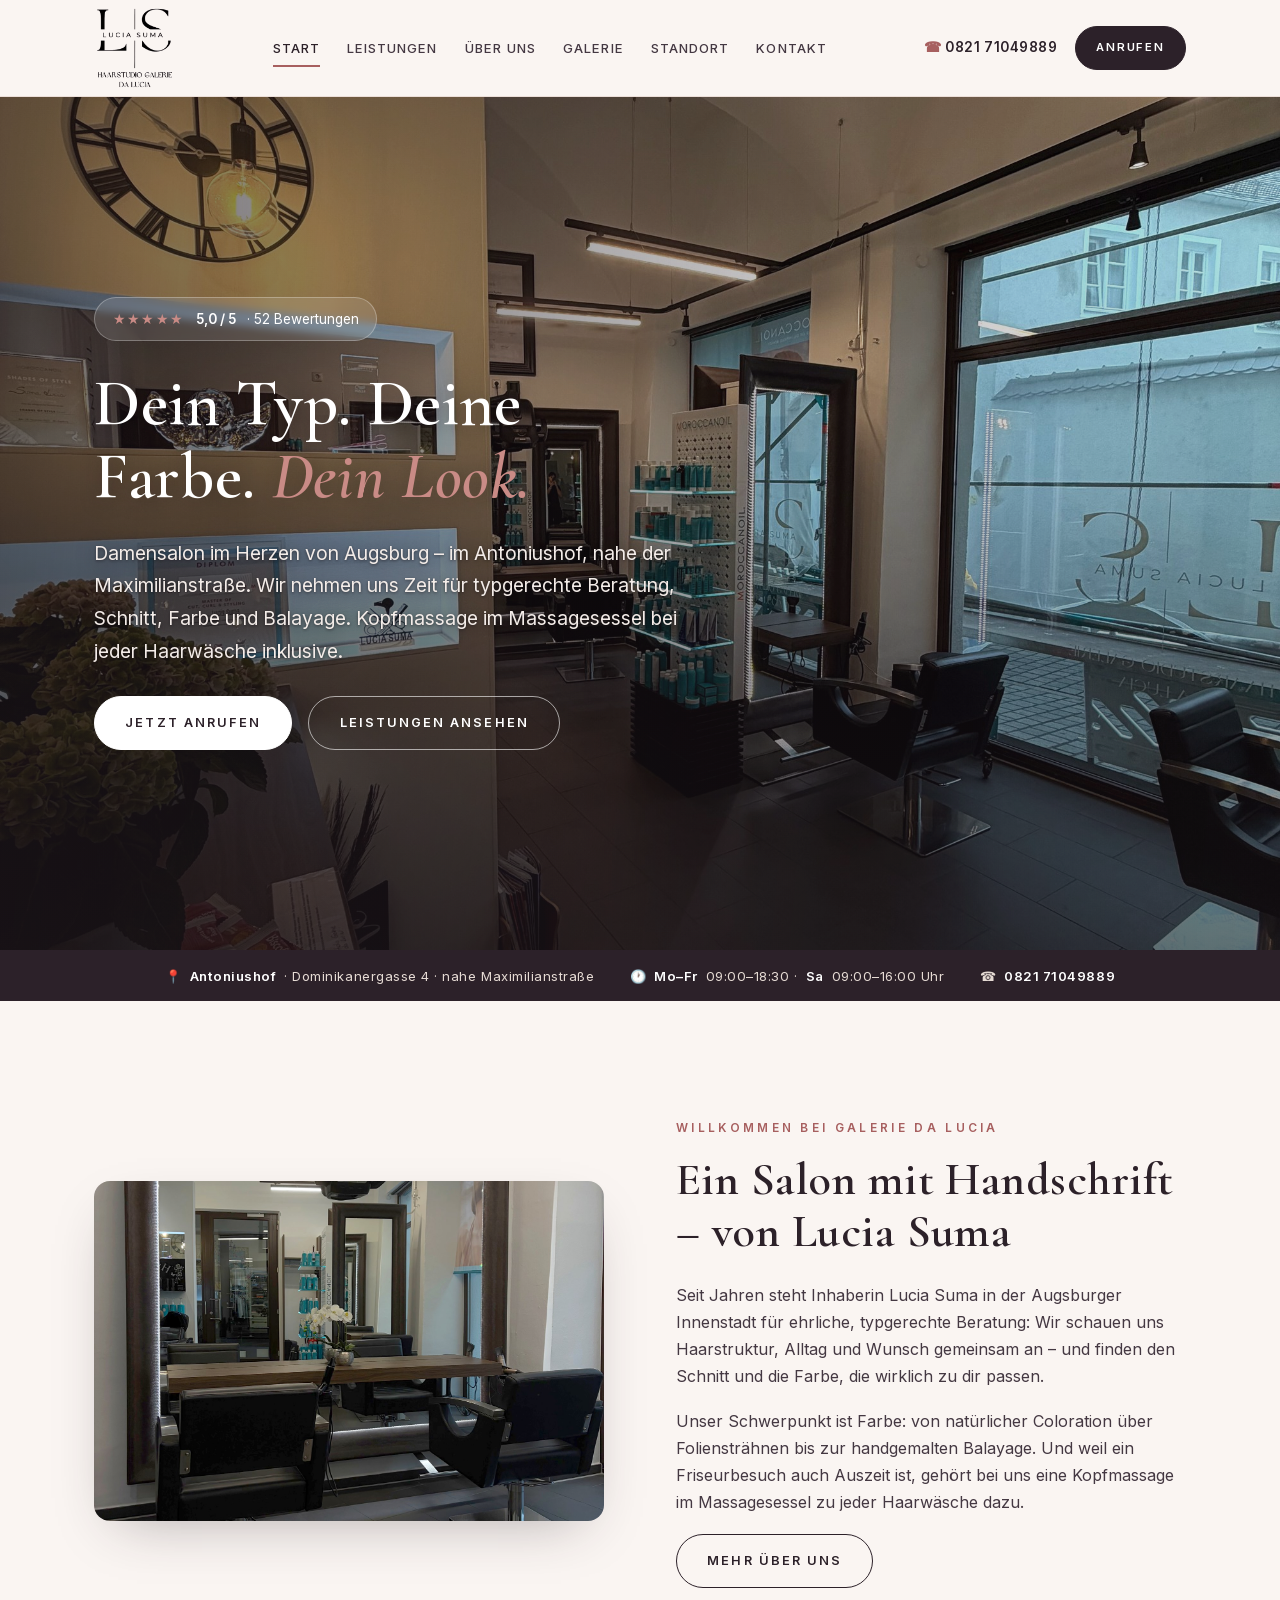
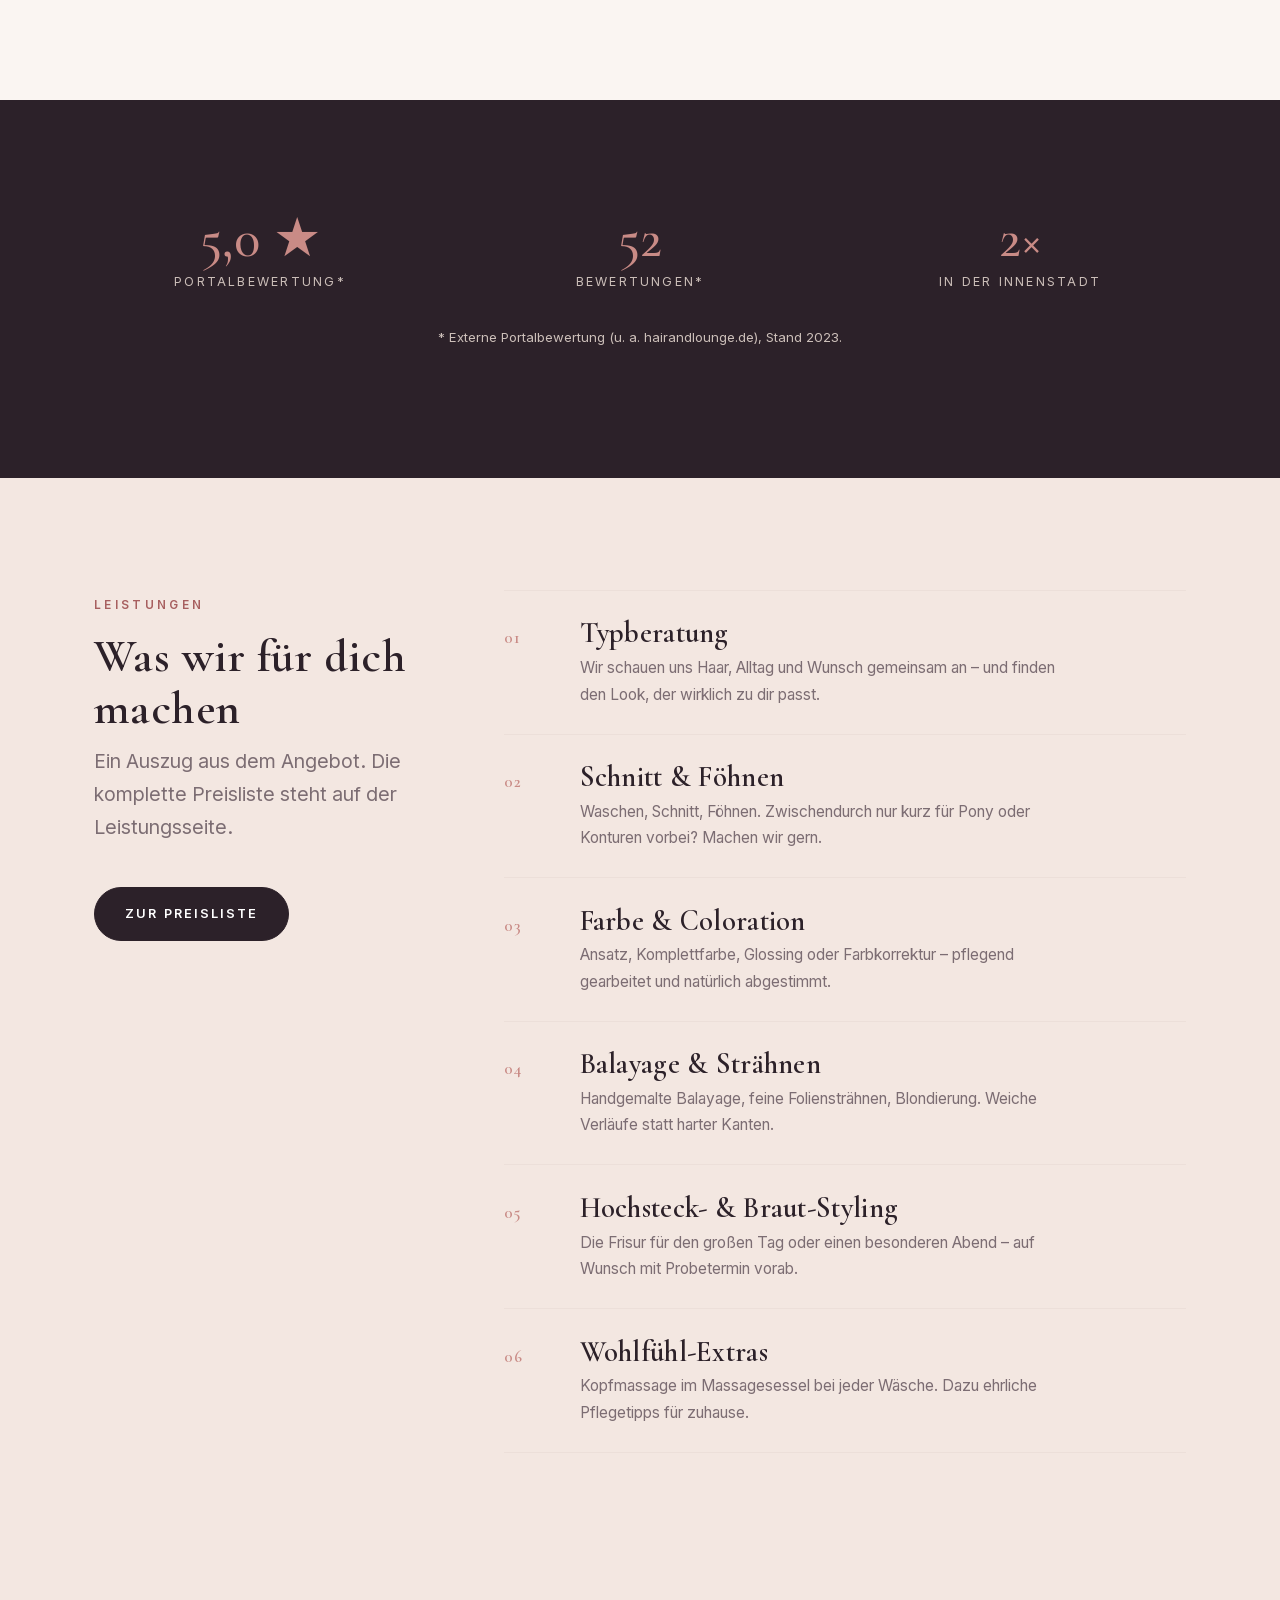
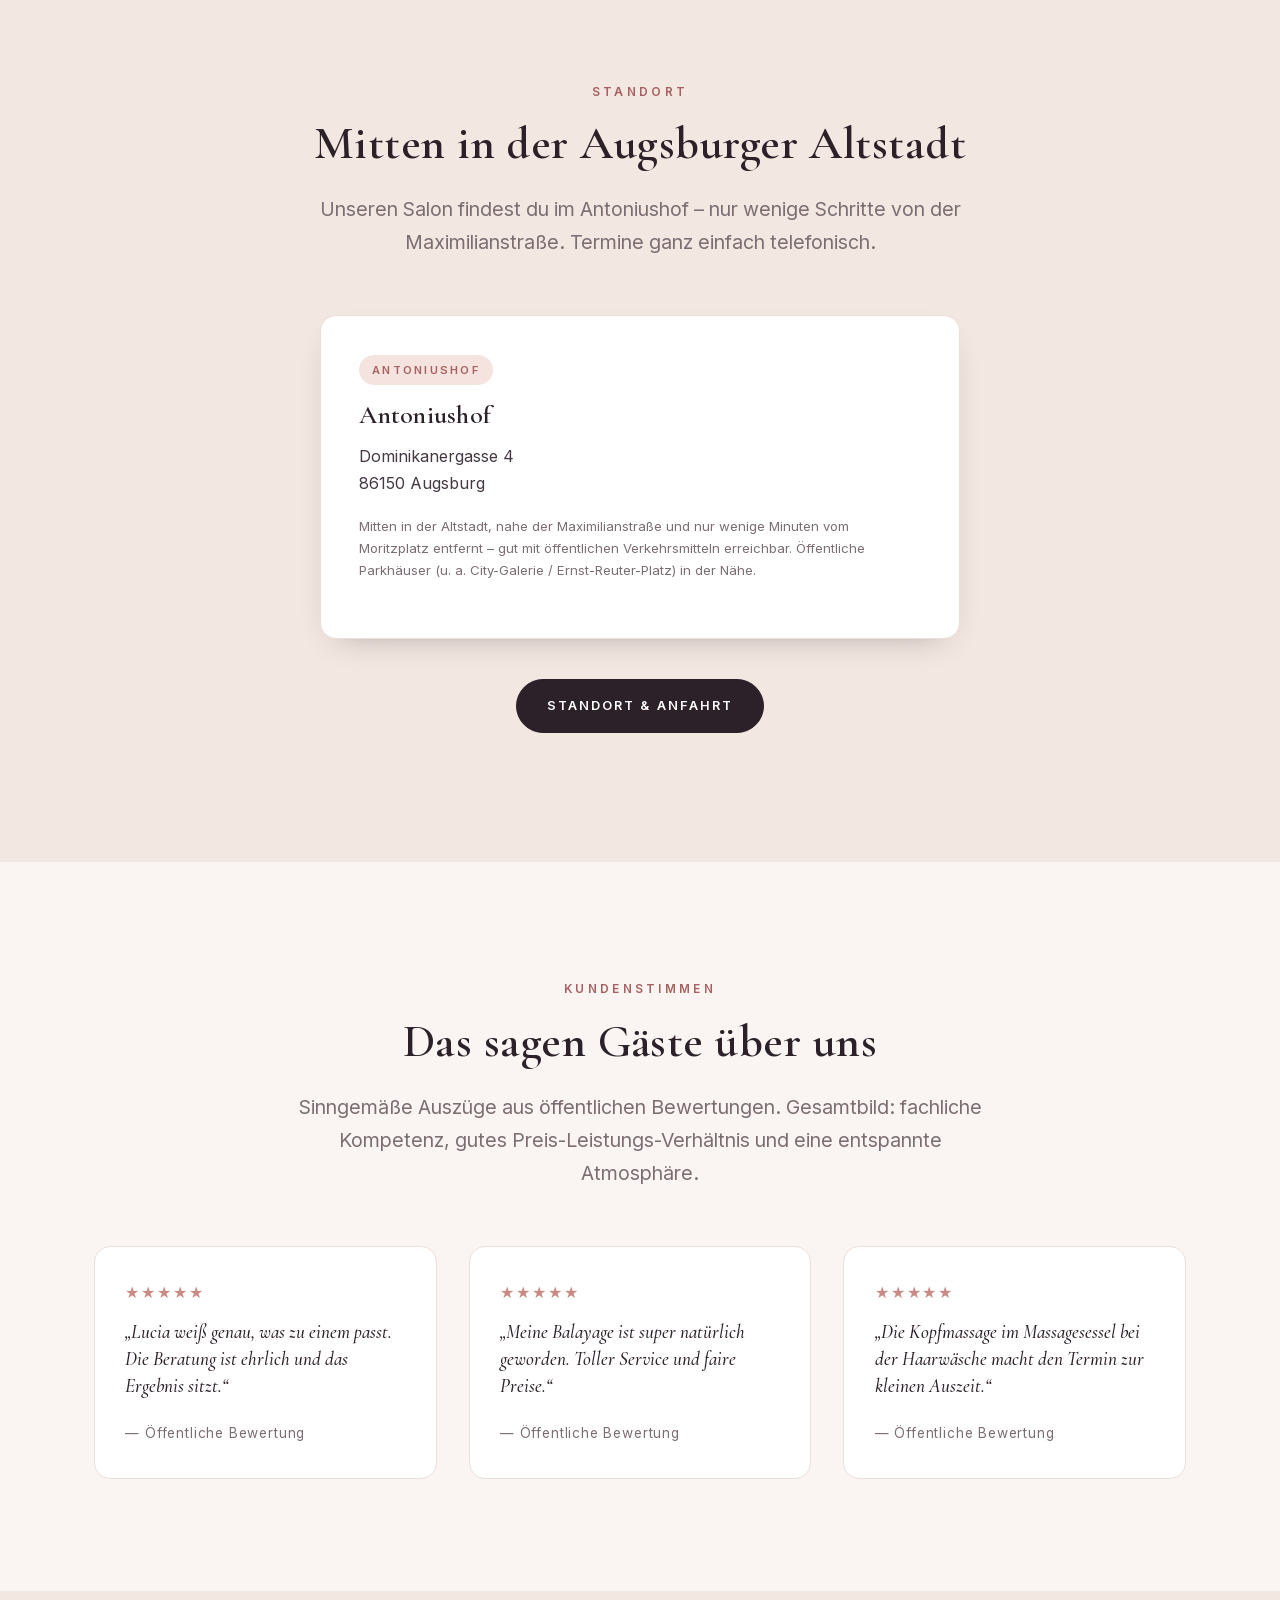
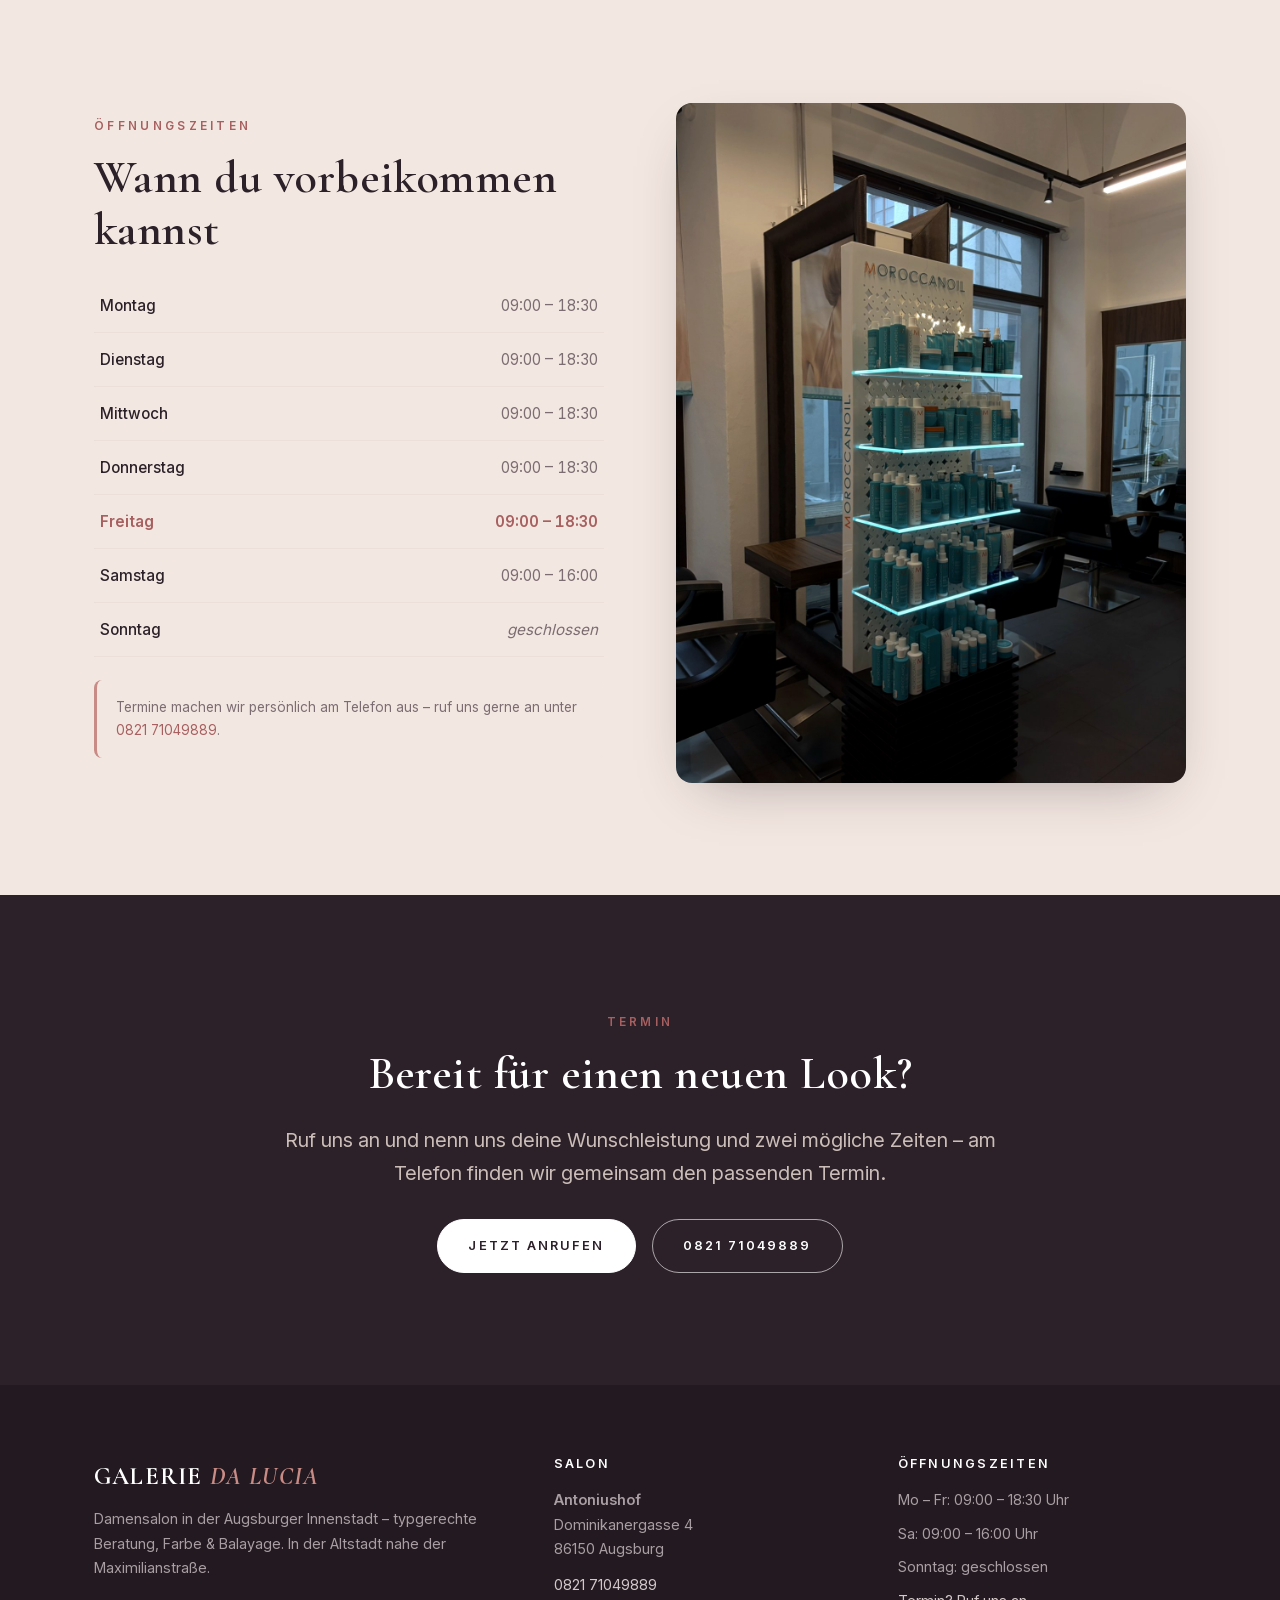
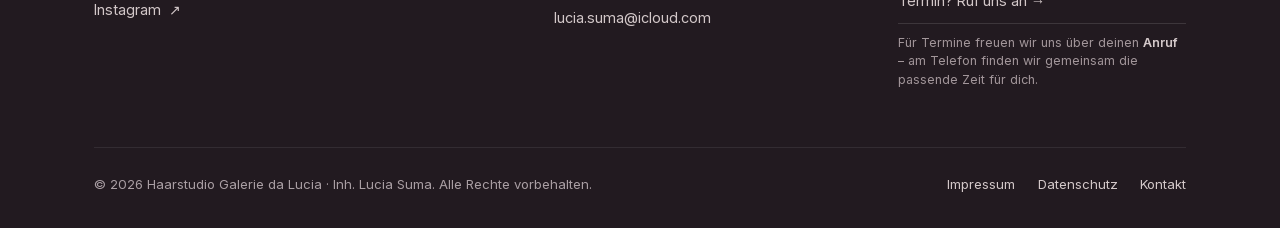
<file: index.html>
<!DOCTYPE html>
<html lang="de">
<head>
<meta charset="utf-8">
<meta name="viewport" content="width=device-width, initial-scale=1">
<title>Haarstudio Galerie da Lucia – Damensalon in Augsburg | Antoniushof, nahe Maximilianstraße</title>
<meta name="description" content="Haarstudio Galerie da Lucia – Damensalon in der Augsburger Altstadt. Typgerechte Beratung, Schnitt, Farbe und Balayage bei Lucia Suma. Im Antoniushof, Dominikanergasse 4, nahe der Maximilianstraße. Termin unter 0821 71049889.">
<link rel="icon" href="assets/img/favicon.svg" type="image/svg+xml">
<link rel="stylesheet" href="css/style.css">
<meta property="og:type" content="business.business">
<meta property="og:title" content="Haarstudio Galerie da Lucia – Damensalon in Augsburg">
<meta property="og:description" content="Typgerechte Beratung, Schnitt, Farbe und Balayage bei Lucia Suma. Im Antoniushof in der Augsburger Altstadt, nahe der Maximilianstraße.">
<meta property="og:image" content="assets/img/hero.jpg">
<script type="application/ld+json">
{
  "@context": "https://schema.org",
  "@type": "HairSalon",
  "name": "Haarstudio Galerie da Lucia",
  "image": "assets/img/hero.jpg",
  "telephone": "+49 821 71049889",
  "email": "lucia.suma@icloud.com",
  "priceRange": "€€",
  "founder": { "@type": "Person", "name": "Lucia Suma" },
  "address": {
    "@type": "PostalAddress",
    "name": "Antoniushof",
    "streetAddress": "Dominikanergasse 4",
    "postalCode": "86150",
    "addressLocality": "Augsburg",
    "addressCountry": "DE"
  },
  "openingHoursSpecification": [
    {
      "@type": "OpeningHoursSpecification",
      "dayOfWeek": ["Monday","Tuesday","Wednesday","Thursday","Friday"],
      "opens": "09:00",
      "closes": "18:30"
    },
    {
      "@type": "OpeningHoursSpecification",
      "dayOfWeek": ["Saturday"],
      "opens": "09:00",
      "closes": "16:00"
    }
  ],
  "sameAs": [
    "https://www.instagram.com/haarstudio_galerie_da_lucia/"
  ]
}
</script>
</head>
<body>

<header class="site-header">
  <div class="container site-header__inner">
    <a href="index.html" class="brand" aria-label="Haarstudio Galerie da Lucia – Lucia Suma"><img class="brand__logo" src="assets/img/logo.png" width="580" height="601" alt="Haarstudio Galerie da Lucia – Lucia Suma"></a>
    <nav class="nav" id="nav" aria-label="Hauptnavigation">
      <a href="index.html" aria-current="page">Start</a>
      <a href="leistungen.html">Leistungen</a>
      <a href="ueber-uns.html">Über uns</a>
      <a href="galerie.html">Galerie</a>
      <a href="standorte.html">Standort</a>
      <a href="kontakt.html">Kontakt</a>
    </nav>
    <div class="header-actions">
      <a href="tel:+4982171049889" class="header-phone">0821 71049889</a>
      <a href="tel:+4982171049889" class="btn btn--sm">Anrufen</a>
      <button class="nav-toggle" aria-label="Menü öffnen" aria-expanded="false" aria-controls="nav"><span></span></button>
    </div>
  </div>
</header>

<main>

  <!-- HERO -->
  <section class="hero">
    <div class="hero__bg">
      <img class="hero__img" src="assets/img/hero.jpg" alt="Innenraum des Haarstudio Galerie da Lucia in Augsburg – Stylingplätze, Produktregal und Schaufenster mit Schriftzug Lucia Suma" width="2000" height="1334" fetchpriority="high">
    </div>
    <div class="container hero__inner">
      <span class="rating-badge">
        <span class="stars">★★★★★</span>
        <strong>5,0 / 5</strong> &middot; 52 Bewertungen
      </span>
      <h1>Dein Typ. Deine Farbe. <em>Dein Look.</em></h1>
      <p>Damensalon im Herzen von Augsburg – im Antoniushof, nahe der Maximilianstraße. Wir nehmen uns Zeit für typgerechte Beratung, Schnitt, Farbe und Balayage. Kopfmassage im Massagesessel bei jeder Haarwäsche inklusive.</p>
      <div class="hero__cta">
        <a href="tel:+4982171049889" class="btn btn--light">Jetzt anrufen</a>
        <a href="leistungen.html" class="btn btn--ghost">Leistungen ansehen</a>
      </div>
    </div>
  </section>

  <!-- INFO BAR -->
  <div class="infobar">
    <div class="container">
      <span>📍 <strong>Antoniushof</strong> · Dominikanergasse 4 · nahe Maximilianstraße</span>
      <span>🕐 <strong>Mo–Fr</strong> 09:00–18:30 · <strong>Sa</strong> 09:00–16:00 Uhr</span>
      <span>☎ <strong>0821 71049889</strong></span>
    </div>
  </div>

  <!-- INTRO / SPLIT -->
  <section>
    <div class="container split reveal">
      <div class="split__media">
        <img src="assets/img/interior.jpg" alt="Stylingplatz im Haarstudio Galerie da Lucia: großer beleuchteter Spiegel, Holztresen mit Orchidee und schwarze Friseurstühle" width="1600" height="1067" loading="lazy" decoding="async">
      </div>
      <div>
        <span class="eyebrow">Willkommen bei Galerie da Lucia</span>
        <h2>Ein Salon mit Handschrift – von Lucia Suma</h2>
        <p>Seit Jahren steht Inhaberin Lucia Suma in der Augsburger Innenstadt für ehrliche, typgerechte Beratung: Wir schauen uns Haarstruktur, Alltag und Wunsch gemeinsam an – und finden den Schnitt und die Farbe, die wirklich zu dir passen.</p>
        <p>Unser Schwerpunkt ist Farbe: von natürlicher Coloration über Foliensträhnen bis zur handgemalten Balayage. Und weil ein Friseurbesuch auch Auszeit ist, gehört bei uns eine Kopfmassage im Massagesessel zu jeder Haarwäsche dazu.</p>
        <a href="ueber-uns.html" class="btn btn--ghost">Mehr über uns</a>
      </div>
    </div>
  </section>

  <!-- STATS -->
  <section class="section-ink">
    <div class="container stats reveal">
      <div class="stat"><span class="stat__num">5,0 ★</span><span class="stat__label">Portalbewertung*</span></div>
      <div class="stat"><span class="stat__num">52</span><span class="stat__label">Bewertungen*</span></div>
      <div class="stat"><span class="stat__num">2×</span><span class="stat__label">in der Innenstadt</span></div>
    </div>
    <div class="container" style="margin-top:2rem">
      <p class="lead" style="font-size:.82rem;text-align:center;margin-inline:auto">* Externe Portalbewertung (u.&nbsp;a. hairandlounge.de), Stand 2023.</p>
    </div>
  </section>

  <!-- LEISTUNGEN PREVIEW -->
  <section class="section-tint">
    <div class="container">
      <div class="services reveal">
        <div class="services__intro">
          <span class="eyebrow">Leistungen</span>
          <h2>Was wir für dich machen</h2>
          <p class="lead">Ein Auszug aus dem Angebot. Die komplette Preisliste steht auf der Leistungsseite.</p>
          <a href="leistungen.html" class="btn">Zur Preisliste</a>
        </div>
        <ol class="services__list">
          <li class="service-row">
            <span class="service-row__no">01</span>
            <div class="service-row__body">
              <h3>Typberatung</h3>
              <p>Wir schauen uns Haar, Alltag und Wunsch gemeinsam an – und finden den Look, der wirklich zu dir passt.</p>
            </div>
          </li>
          <li class="service-row">
            <span class="service-row__no">02</span>
            <div class="service-row__body">
              <h3>Schnitt &amp; Föhnen</h3>
              <p>Waschen, Schnitt, Föhnen. Zwischendurch nur kurz für Pony oder Konturen vorbei? Machen wir gern.</p>
            </div>
          </li>
          <li class="service-row">
            <span class="service-row__no">03</span>
            <div class="service-row__body">
              <h3>Farbe &amp; Coloration</h3>
              <p>Ansatz, Komplettfarbe, Glossing oder Farbkorrektur – pflegend gearbeitet und natürlich abgestimmt.</p>
            </div>
          </li>
          <li class="service-row">
            <span class="service-row__no">04</span>
            <div class="service-row__body">
              <h3>Balayage &amp; Strähnen</h3>
              <p>Handgemalte Balayage, feine Foliensträhnen, Blondierung. Weiche Verläufe statt harter Kanten.</p>
            </div>
          </li>
          <li class="service-row">
            <span class="service-row__no">05</span>
            <div class="service-row__body">
              <h3>Hochsteck- &amp; Braut-Styling</h3>
              <p>Die Frisur für den großen Tag oder einen besonderen Abend – auf Wunsch mit Probetermin vorab.</p>
            </div>
          </li>
          <li class="service-row">
            <span class="service-row__no">06</span>
            <div class="service-row__body">
              <h3>Wohlfühl-Extras</h3>
              <p>Kopfmassage im Massagesessel bei jeder Wäsche. Dazu ehrliche Pflegetipps für zuhause.</p>
            </div>
          </li>
        </ol>
      </div>
    </div>
  </section>

  <!-- STANDORTE TEASER -->
  <section class="section-tint">
    <div class="container">
      <div class="section-head text-center reveal">
        <span class="eyebrow">Standort</span>
        <h2>Mitten in der Augsburger Altstadt</h2>
        <p class="lead mx-auto">Unseren Salon findest du im Antoniushof – nur wenige Schritte von der Maximilianstraße. Termine ganz einfach telefonisch.</p>
      </div>
      <div class="location-stack reveal" style="grid-template-columns:1fr;max-width:640px;margin-inline:auto">
        <div class="location-card">
          <div class="location-card__body">
            <span class="location-card__tag">Antoniushof</span>
            <h3>Antoniushof</h3>
            <p>Dominikanergasse 4<br>86150 Augsburg</p>
            <p class="form-note">Mitten in der Altstadt, nahe der Maximilianstraße und nur wenige Minuten vom Moritzplatz entfernt – gut mit öffentlichen Verkehrsmitteln erreichbar. Öffentliche Parkhäuser (u.&nbsp;a. City-Galerie / Ernst-Reuter-Platz) in der Nähe.</p>
          </div>
        </div>
      </div>
      <p class="text-center reveal" style="margin-top:2.5rem">
        <a href="standorte.html" class="btn">Standort &amp; Anfahrt</a>
      </p>
    </div>
  </section>

  <!-- TESTIMONIALS -->
  <section>
    <div class="container">
      <div class="section-head text-center reveal">
        <span class="eyebrow">Kundenstimmen</span>
        <h2>Das sagen Gäste über uns</h2>
        <p class="lead mx-auto">Sinngemäße Auszüge aus öffentlichen Bewertungen. Gesamtbild: fachliche Kompetenz, gutes Preis-Leistungs-Verhältnis und eine entspannte Atmosphäre.</p>
      </div>
      <div class="quote-grid reveal">
        <div class="quote-card">
          <div class="stars">★★★★★</div>
          <blockquote>„Lucia weiß genau, was zu einem passt. Die Beratung ist ehrlich und das Ergebnis sitzt.“</blockquote>
          <cite>— Öffentliche Bewertung</cite>
        </div>
        <div class="quote-card">
          <div class="stars">★★★★★</div>
          <blockquote>„Meine Balayage ist super natürlich geworden. Toller Service und faire Preise.“</blockquote>
          <cite>— Öffentliche Bewertung</cite>
        </div>
        <div class="quote-card">
          <div class="stars">★★★★★</div>
          <blockquote>„Die Kopfmassage im Massagesessel bei der Haarwäsche macht den Termin zur kleinen Auszeit.“</blockquote>
          <cite>— Öffentliche Bewertung</cite>
        </div>
      </div>
    </div>
  </section>

  <!-- HOURS + CTA -->
  <section class="section-tint">
    <div class="container split split--media-right reveal">
      <div>
        <span class="eyebrow">Öffnungszeiten</span>
        <h2>Wann du vorbeikommen kannst</h2>
        <table class="hours-table" aria-label="Öffnungszeiten">
          <tbody>
            <tr><th>Montag</th><td>09:00 – 18:30</td></tr>
            <tr><th>Dienstag</th><td>09:00 – 18:30</td></tr>
            <tr><th>Mittwoch</th><td>09:00 – 18:30</td></tr>
            <tr><th>Donnerstag</th><td>09:00 – 18:30</td></tr>
            <tr><th>Freitag</th><td>09:00 – 18:30</td></tr>
            <tr><th>Samstag</th><td>09:00 – 16:00</td></tr>
            <tr class="closed"><th>Sonntag</th><td>geschlossen</td></tr>
          </tbody>
        </table>
        <p class="price-note" style="margin-top:1.4rem">Termine machen wir persönlich am Telefon aus – ruf uns gerne an unter <a href="tel:+4982171049889">0821 71049889</a>.</p>
      </div>
      <div class="split__media">
        <img src="assets/img/story.jpg" alt="Moroccanoil-Produktdisplay im Haarstudio Galerie da Lucia" width="1200" height="1600" loading="lazy" decoding="async">
      </div>
    </div>
  </section>

  <!-- CTA BAND -->
  <section class="cta-band">
    <div class="container reveal">
      <span class="eyebrow">Termin</span>
      <h2>Bereit für einen neuen Look?</h2>
      <p class="lead">Ruf uns an und nenn uns deine Wunschleistung und zwei mögliche Zeiten – am Telefon finden wir gemeinsam den passenden Termin.</p>
      <div class="hero__cta">
        <a href="tel:+4982171049889" class="btn btn--light">Jetzt anrufen</a>
        <a href="tel:+4982171049889" class="btn btn--ghost" style="color:#fff;border-color:rgba(255,255,255,.6)">0821 71049889</a>
      </div>
    </div>
  </section>

</main>

<footer class="site-footer">
  <div class="container">
    <div class="footer-grid">
      <div>
        <div class="footer-brand">Galerie <span>da&nbsp;Lucia</span></div>
        <p>Damensalon in der Augsburger Innenstadt – typgerechte Beratung, Farbe &amp; Balayage. In der Altstadt nahe der Maximilianstraße.</p>
        <a href="https://www.instagram.com/haarstudio_galerie_da_lucia/" target="_blank" rel="noopener">Instagram &nbsp;↗</a>
      </div>
      <div>
        <h4>Salon</h4>
        <ul>
          <li><strong>Antoniushof</strong><br>Dominikanergasse 4<br>86150 Augsburg</li>
          <li style="margin-top:.7rem"><a href="tel:+4982171049889">0821 71049889</a></li>
          <li style="margin-top:.35rem"><a href="mailto:lucia.suma@icloud.com">lucia.suma@icloud.com</a></li>
        </ul>
      </div>
      <div>
        <h4>Öffnungszeiten</h4>
        <ul>
          <li>Mo – Fr: 09:00 – 18:30 Uhr</li>
          <li>Sa: 09:00 – 16:00 Uhr</li>
          <li>Sonntag: geschlossen</li>
          <li style="margin-top:.6rem"><a href="tel:+4982171049889">Termin? Ruf uns an →</a></li>
          <li class="footer-note" style="margin-top:.6rem">Für Termine freuen wir uns über deinen <strong>Anruf</strong> – am Telefon finden wir gemeinsam die passende Zeit für dich.</li>
        </ul>
      </div>
    </div>
    <div class="footer-bottom">
      <span>© <span data-year>2026</span> Haarstudio Galerie da Lucia · Inh. Lucia Suma. Alle Rechte vorbehalten.</span>
      <nav>
        <a href="impressum.html">Impressum</a>
        <a href="datenschutz.html">Datenschutz</a>
        <a href="kontakt.html">Kontakt</a>
      </nav>
    </div>
  </div>
</footer>

<script src="js/main.js"></script>
</body>
</html>
</file>
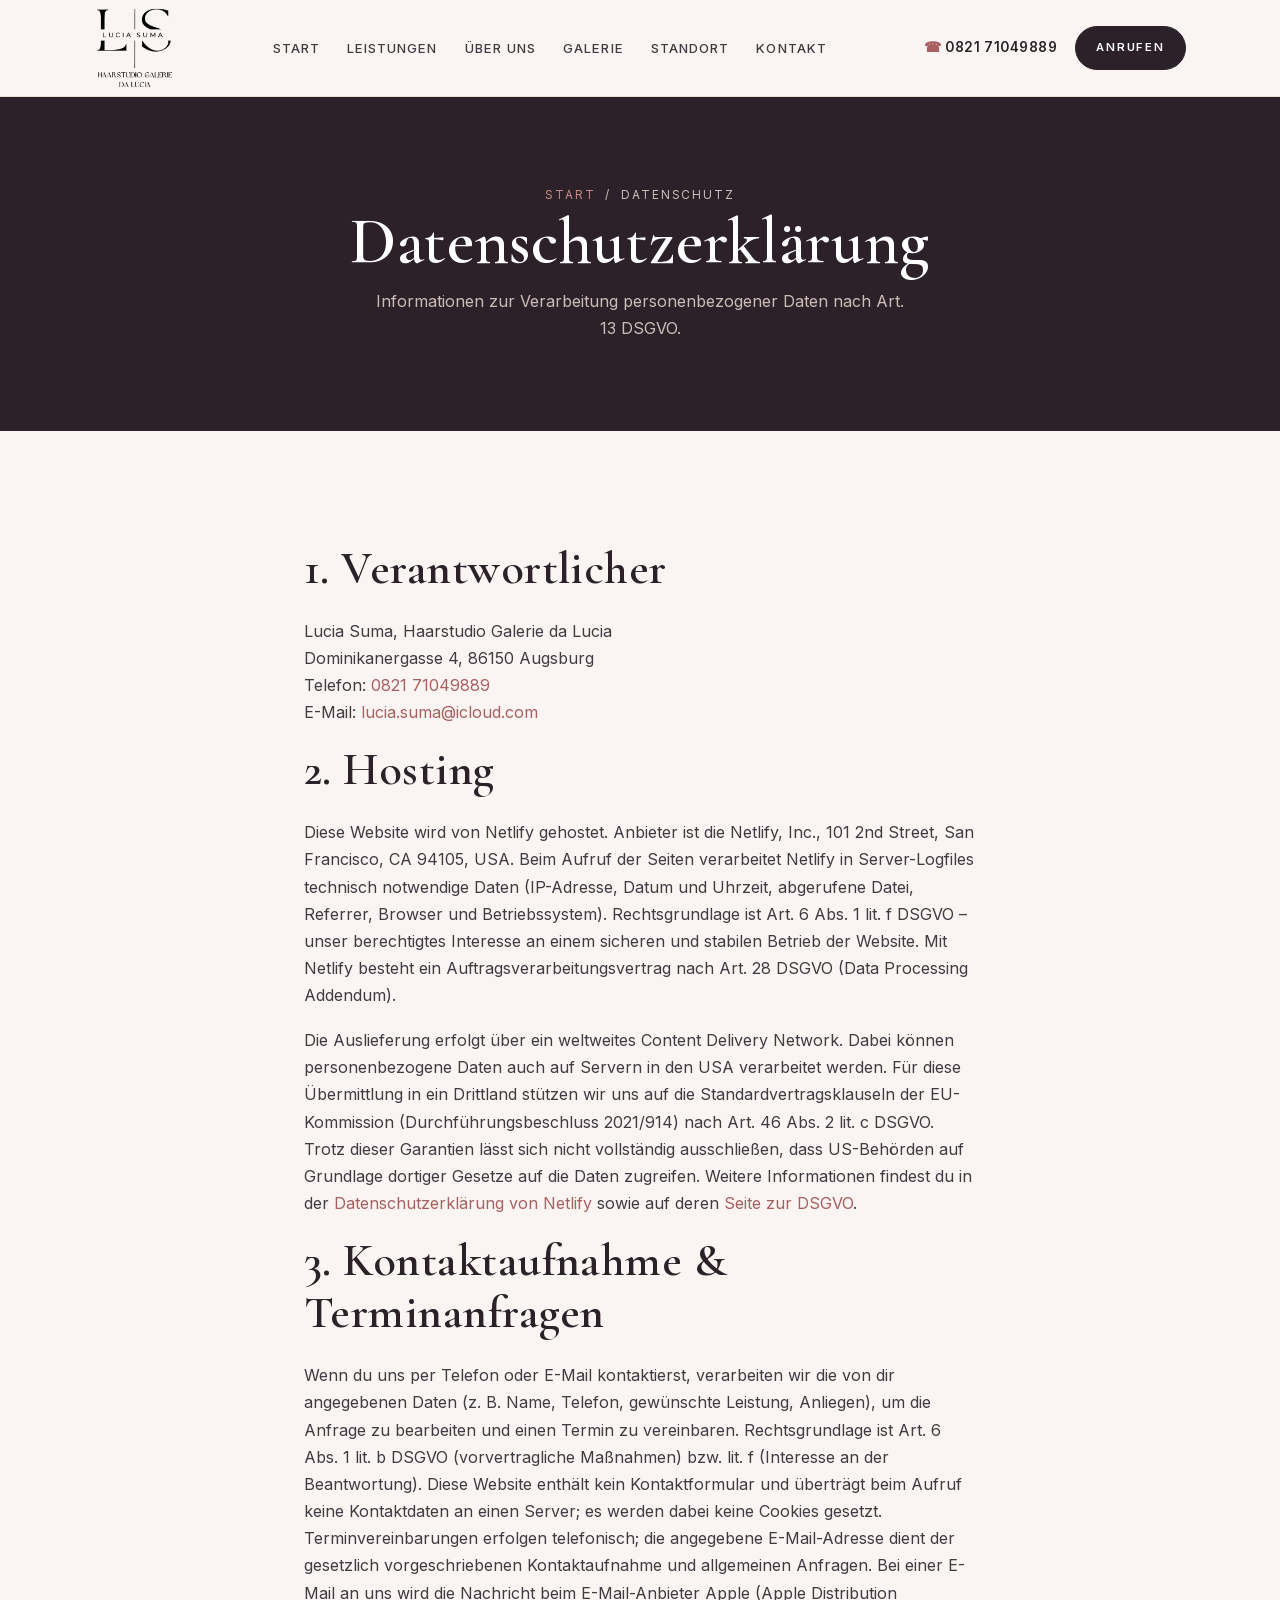
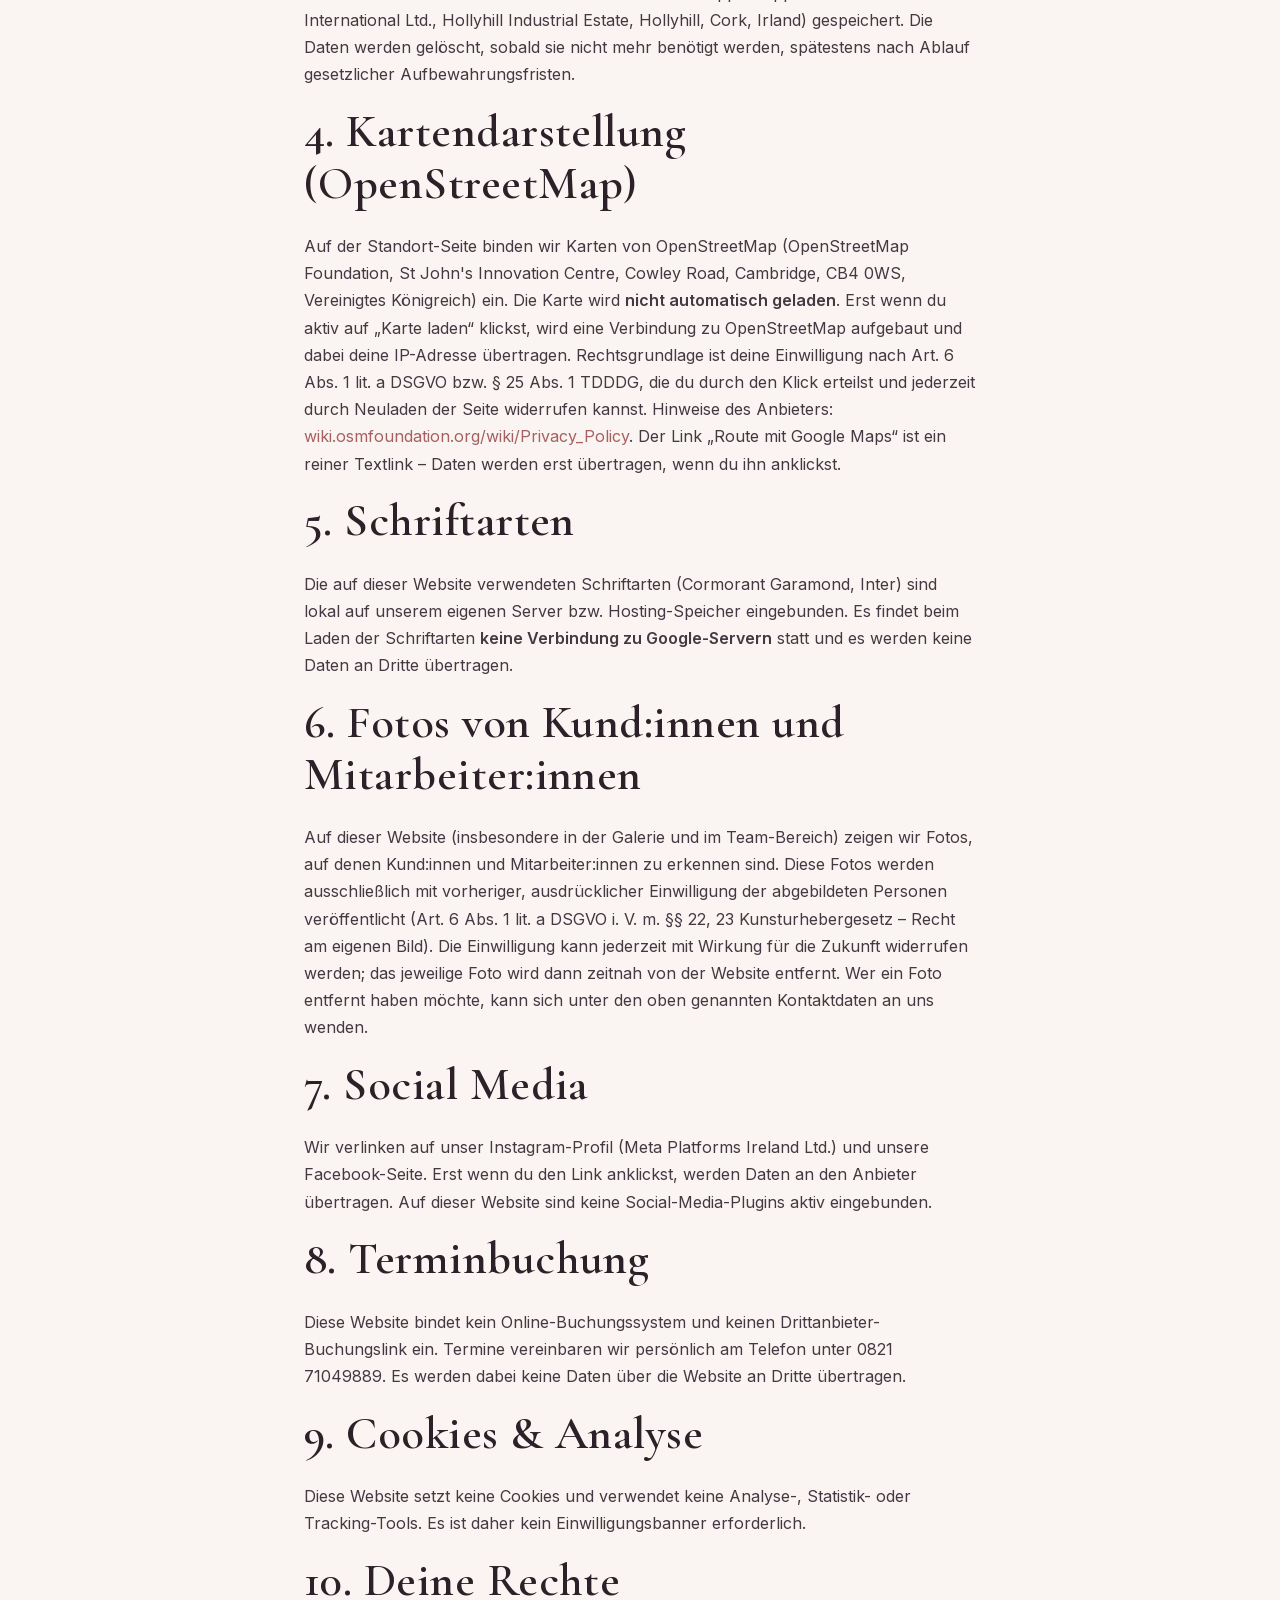
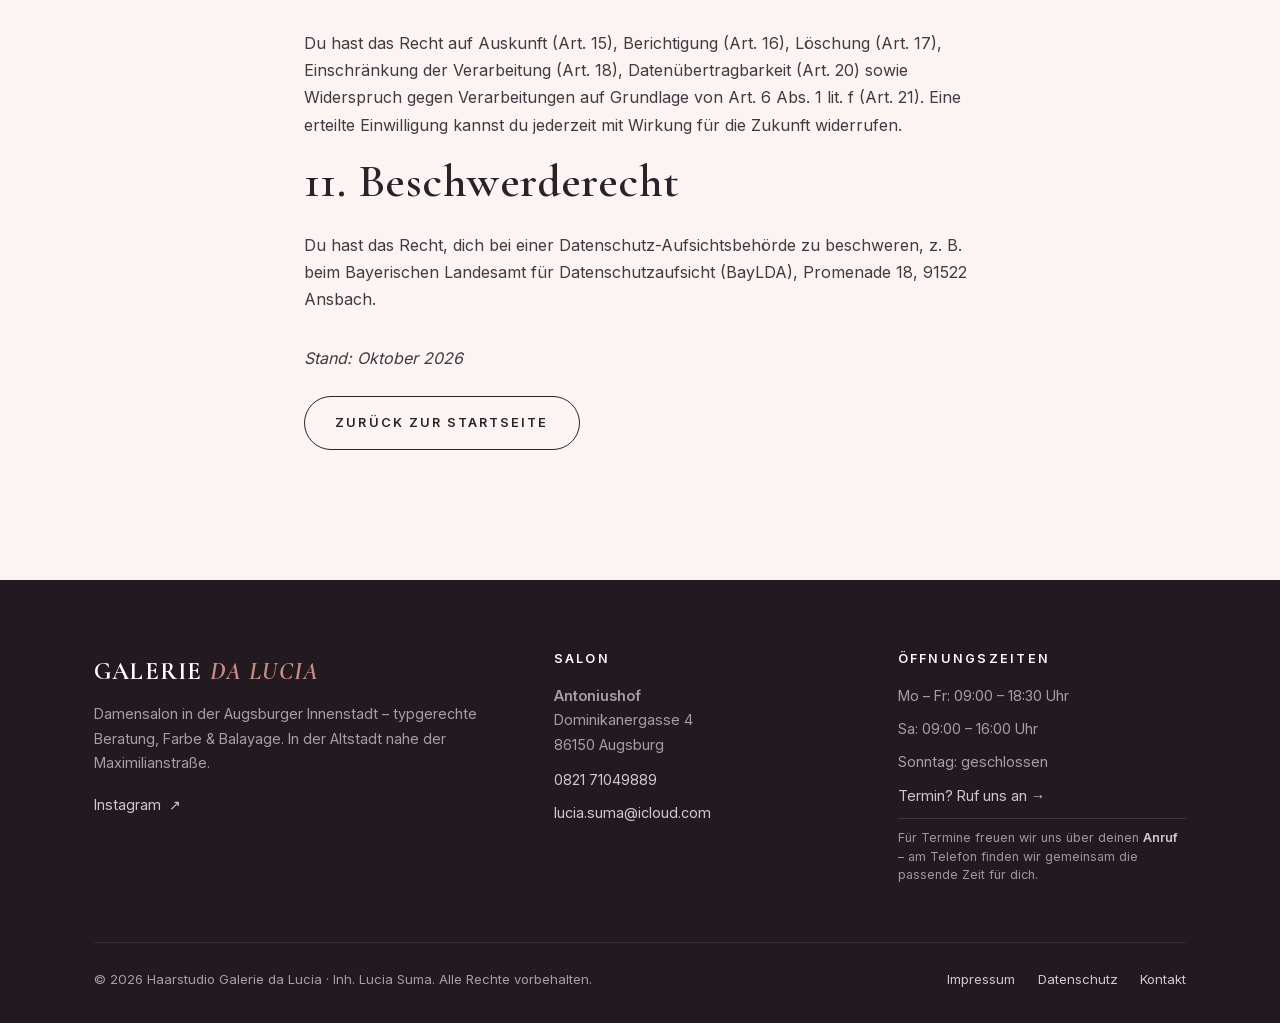
<file: datenschutz.html>
<!DOCTYPE html>
<html lang="de">
<head>
<meta charset="utf-8">
<meta name="viewport" content="width=device-width, initial-scale=1">
<title>Datenschutzerklärung – Haarstudio Galerie da Lucia</title>
<meta name="description" content="Datenschutzerklärung von Haarstudio Galerie da Lucia, Augsburg.">
<meta name="robots" content="noindex">
<link rel="icon" href="assets/img/favicon.svg" type="image/svg+xml">
<link rel="stylesheet" href="css/style.css">
</head>
<body>

<header class="site-header">
  <div class="container site-header__inner">
    <a href="index.html" class="brand" aria-label="Haarstudio Galerie da Lucia – Lucia Suma"><img class="brand__logo" src="assets/img/logo.png" width="580" height="601" alt="Haarstudio Galerie da Lucia – Lucia Suma"></a>
    <nav class="nav" id="nav" aria-label="Hauptnavigation">
      <a href="index.html">Start</a>
      <a href="leistungen.html">Leistungen</a>
      <a href="ueber-uns.html">Über uns</a>
      <a href="galerie.html">Galerie</a>
      <a href="standorte.html">Standort</a>
      <a href="kontakt.html">Kontakt</a>
    </nav>
    <div class="header-actions">
      <a href="tel:+4982171049889" class="header-phone">0821 71049889</a>
      <a href="tel:+4982171049889" class="btn btn--sm">Anrufen</a>
      <button class="nav-toggle" aria-label="Menü öffnen" aria-expanded="false" aria-controls="nav"><span></span></button>
    </div>
  </div>
</header>

<main>
  <section class="page-hero">
    <div class="container">
      <p class="breadcrumb"><a href="index.html">Start</a> &nbsp;/&nbsp; Datenschutz</p>
      <h1>Datenschutzerklärung</h1>
      <p>Informationen zur Verarbeitung personenbezogener Daten nach Art. 13 DSGVO.</p>
    </div>
  </section>

  <section>
    <div class="container" style="max-width:760px">


      <h2>1. Verantwortlicher</h2>
      <p>
        Lucia Suma, Haarstudio Galerie da Lucia<br>
        Dominikanergasse 4, 86150 Augsburg<br>
        Telefon: <a href="tel:+4982171049889">0821 71049889</a><br>
        E-Mail: <a href="mailto:lucia.suma@icloud.com">lucia.suma@icloud.com</a>
      </p>

      <h2>2. Hosting</h2>
      <p>Diese Website wird von Netlify gehostet. Anbieter ist die Netlify, Inc., 101 2nd Street, San Francisco, CA 94105, USA. Beim Aufruf der Seiten verarbeitet Netlify in Server-Logfiles technisch notwendige Daten (IP-Adresse, Datum und Uhrzeit, abgerufene Datei, Referrer, Browser und Betriebssystem). Rechtsgrundlage ist Art. 6 Abs. 1 lit. f DSGVO – unser berechtigtes Interesse an einem sicheren und stabilen Betrieb der Website. Mit Netlify besteht ein Auftragsverarbeitungsvertrag nach Art. 28 DSGVO (Data Processing Addendum).</p>
      <p>Die Auslieferung erfolgt über ein weltweites Content Delivery Network. Dabei können personenbezogene Daten auch auf Servern in den USA verarbeitet werden. Für diese Übermittlung in ein Drittland stützen wir uns auf die Standardvertragsklauseln der EU-Kommission (Durchführungsbeschluss 2021/914) nach Art. 46 Abs. 2 lit. c DSGVO. Trotz dieser Garantien lässt sich nicht vollständig ausschließen, dass US-Behörden auf Grundlage dortiger Gesetze auf die Daten zugreifen. Weitere Informationen findest du in der <a href="https://www.netlify.com/privacy/" target="_blank" rel="noopener">Datenschutzerklärung von Netlify</a> sowie auf deren <a href="https://www.netlify.com/gdpr-ccpa/" target="_blank" rel="noopener">Seite zur DSGVO</a>.</p>

      <h2>3. Kontaktaufnahme &amp; Terminanfragen</h2>
      <p>Wenn du uns per Telefon oder E-Mail kontaktierst, verarbeiten wir die von dir angegebenen Daten (z. B. Name, Telefon, gewünschte Leistung, Anliegen), um die Anfrage zu bearbeiten und einen Termin zu vereinbaren. Rechtsgrundlage ist Art. 6 Abs. 1 lit. b DSGVO (vorvertragliche Maßnahmen) bzw. lit. f (Interesse an der Beantwortung). Diese Website enthält kein Kontaktformular und überträgt beim Aufruf keine Kontaktdaten an einen Server; es werden dabei keine Cookies gesetzt. Terminvereinbarungen erfolgen telefonisch; die angegebene E-Mail-Adresse dient der gesetzlich vorgeschriebenen Kontaktaufnahme und allgemeinen Anfragen. Bei einer E-Mail an uns wird die Nachricht beim E-Mail-Anbieter Apple (Apple Distribution International Ltd., Hollyhill Industrial Estate, Hollyhill, Cork, Irland) gespeichert. Die Daten werden gelöscht, sobald sie nicht mehr benötigt werden, spätestens nach Ablauf gesetzlicher Aufbewahrungsfristen.</p>

      <h2>4. Kartendarstellung (OpenStreetMap)</h2>
      <p>Auf der Standort-Seite binden wir Karten von OpenStreetMap (OpenStreetMap Foundation, St John's Innovation Centre, Cowley Road, Cambridge, CB4 0WS, Vereinigtes Königreich) ein. Die Karte wird <strong>nicht automatisch geladen</strong>. Erst wenn du aktiv auf „Karte laden“ klickst, wird eine Verbindung zu OpenStreetMap aufgebaut und dabei deine IP-Adresse übertragen. Rechtsgrundlage ist deine Einwilligung nach Art. 6 Abs. 1 lit. a DSGVO bzw. § 25 Abs. 1 TDDDG, die du durch den Klick erteilst und jederzeit durch Neuladen der Seite widerrufen kannst. Hinweise des Anbieters: <a href="https://wiki.osmfoundation.org/wiki/Privacy_Policy" target="_blank" rel="noopener">wiki.osmfoundation.org/wiki/Privacy_Policy</a>. Der Link „Route mit Google Maps“ ist ein reiner Textlink – Daten werden erst übertragen, wenn du ihn anklickst.</p>

      <h2>5. Schriftarten</h2>
      <p>Die auf dieser Website verwendeten Schriftarten (Cormorant Garamond, Inter) sind lokal auf unserem eigenen Server bzw. Hosting-Speicher eingebunden. Es findet beim Laden der Schriftarten <strong>keine Verbindung zu Google-Servern</strong> statt und es werden keine Daten an Dritte übertragen.</p>

      <h2>6. Fotos von Kund:innen und Mitarbeiter:innen</h2>
      <p>Auf dieser Website (insbesondere in der Galerie und im Team-Bereich) zeigen wir Fotos, auf denen Kund:innen und Mitarbeiter:innen zu erkennen sind. Diese Fotos werden ausschließlich mit vorheriger, ausdrücklicher Einwilligung der abgebildeten Personen veröffentlicht (Art. 6 Abs. 1 lit. a DSGVO i. V. m. §§ 22, 23 Kunsturhebergesetz – Recht am eigenen Bild). Die Einwilligung kann jederzeit mit Wirkung für die Zukunft widerrufen werden; das jeweilige Foto wird dann zeitnah von der Website entfernt. Wer ein Foto entfernt haben möchte, kann sich unter den oben genannten Kontaktdaten an uns wenden.</p>

      <h2>7. Social Media</h2>
      <p>Wir verlinken auf unser Instagram-Profil (Meta Platforms Ireland Ltd.) und unsere Facebook-Seite. Erst wenn du den Link anklickst, werden Daten an den Anbieter übertragen. Auf dieser Website sind keine Social-Media-Plugins aktiv eingebunden.</p>

      <h2>8. Terminbuchung</h2>
      <p>Diese Website bindet kein Online-Buchungssystem und keinen Drittanbieter-Buchungslink ein. Termine vereinbaren wir persönlich am Telefon unter 0821 71049889. Es werden dabei keine Daten über die Website an Dritte übertragen.</p>

      <h2>9. Cookies &amp; Analyse</h2>
      <p>Diese Website setzt keine Cookies und verwendet keine Analyse-, Statistik- oder Tracking-Tools. Es ist daher kein Einwilligungsbanner erforderlich.</p>

      <h2>10. Deine Rechte</h2>
      <p>Du hast das Recht auf Auskunft (Art. 15), Berichtigung (Art. 16), Löschung (Art. 17), Einschränkung der Verarbeitung (Art. 18), Datenübertragbarkeit (Art. 20) sowie Widerspruch gegen Verarbeitungen auf Grundlage von Art. 6 Abs. 1 lit. f (Art. 21). Eine erteilte Einwilligung kannst du jederzeit mit Wirkung für die Zukunft widerrufen.</p>

      <h2>11. Beschwerderecht</h2>
      <p>Du hast das Recht, dich bei einer Datenschutz-Aufsichtsbehörde zu beschweren, z. B. beim Bayerischen Landesamt für Datenschutzaufsicht (BayLDA), Promenade 18, 91522 Ansbach.</p>

      <p style="margin-top:2rem"><em>Stand: Oktober 2026</em></p>
      <p style="margin-top:1.5rem"><a href="index.html" class="btn btn--ghost">Zurück zur Startseite</a></p>
    </div>
  </section>
</main>

<footer class="site-footer">
  <div class="container">
    <div class="footer-grid">
      <div>
        <div class="footer-brand">Galerie <span>da&nbsp;Lucia</span></div>
        <p>Damensalon in der Augsburger Innenstadt – typgerechte Beratung, Farbe &amp; Balayage. In der Altstadt nahe der Maximilianstraße.</p>
        <a href="https://www.instagram.com/haarstudio_galerie_da_lucia/" target="_blank" rel="noopener">Instagram &nbsp;↗</a>
      </div>
      <div>
        <h4>Salon</h4>
        <ul>
          <li><strong>Antoniushof</strong><br>Dominikanergasse 4<br>86150 Augsburg</li>
          <li style="margin-top:.7rem"><a href="tel:+4982171049889">0821 71049889</a></li>
          <li style="margin-top:.35rem"><a href="mailto:lucia.suma@icloud.com">lucia.suma@icloud.com</a></li>
        </ul>
      </div>
      <div>
        <h4>Öffnungszeiten</h4>
        <ul>
          <li>Mo – Fr: 09:00 – 18:30 Uhr</li>
          <li>Sa: 09:00 – 16:00 Uhr</li>
          <li>Sonntag: geschlossen</li>
          <li style="margin-top:.6rem"><a href="tel:+4982171049889">Termin? Ruf uns an →</a></li>
          <li class="footer-note" style="margin-top:.6rem">Für Termine freuen wir uns über deinen <strong>Anruf</strong> – am Telefon finden wir gemeinsam die passende Zeit für dich.</li>
        </ul>
      </div>
    </div>
    <div class="footer-bottom">
      <span>© <span data-year>2026</span> Haarstudio Galerie da Lucia · Inh. Lucia Suma. Alle Rechte vorbehalten.</span>
      <nav>
        <a href="impressum.html">Impressum</a>
        <a href="datenschutz.html">Datenschutz</a>
        <a href="kontakt.html">Kontakt</a>
      </nav>
    </div>
  </div>
</footer>

<script src="js/main.js"></script>
</body>
</html>
</file>
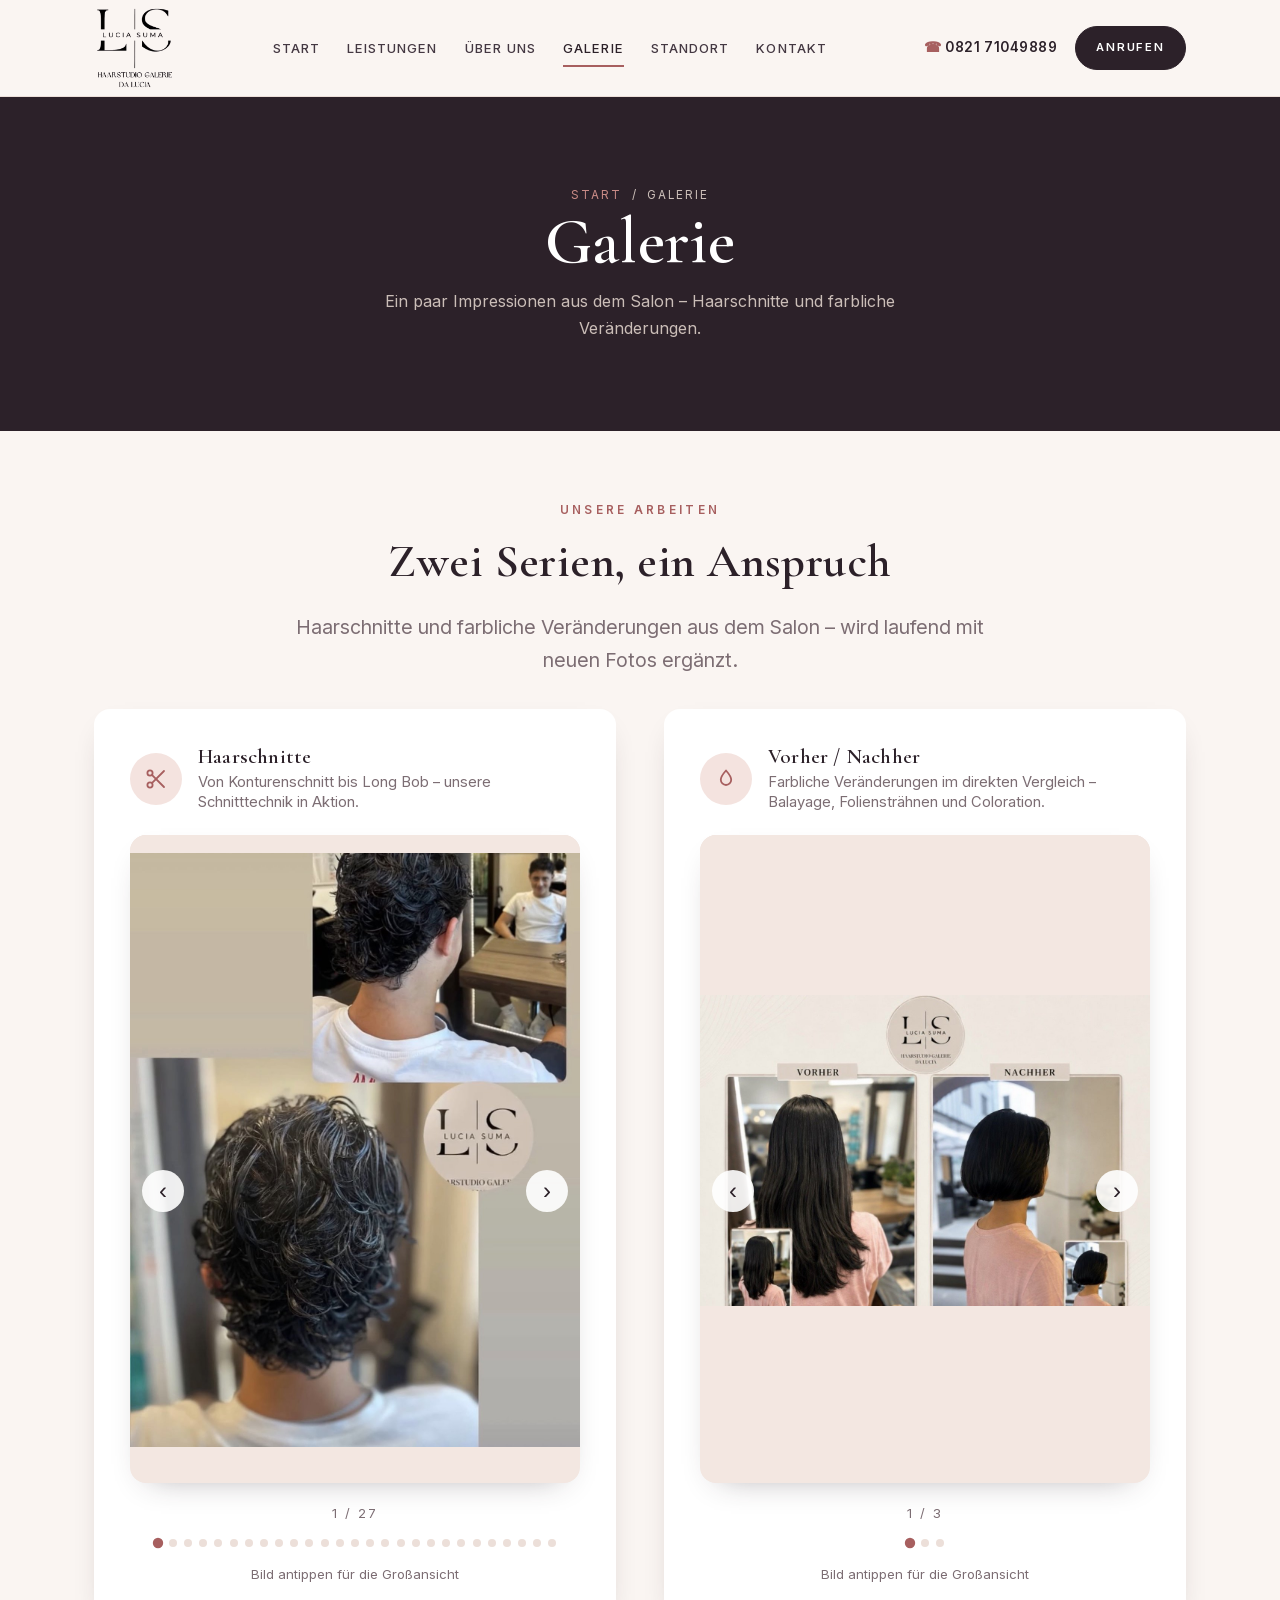
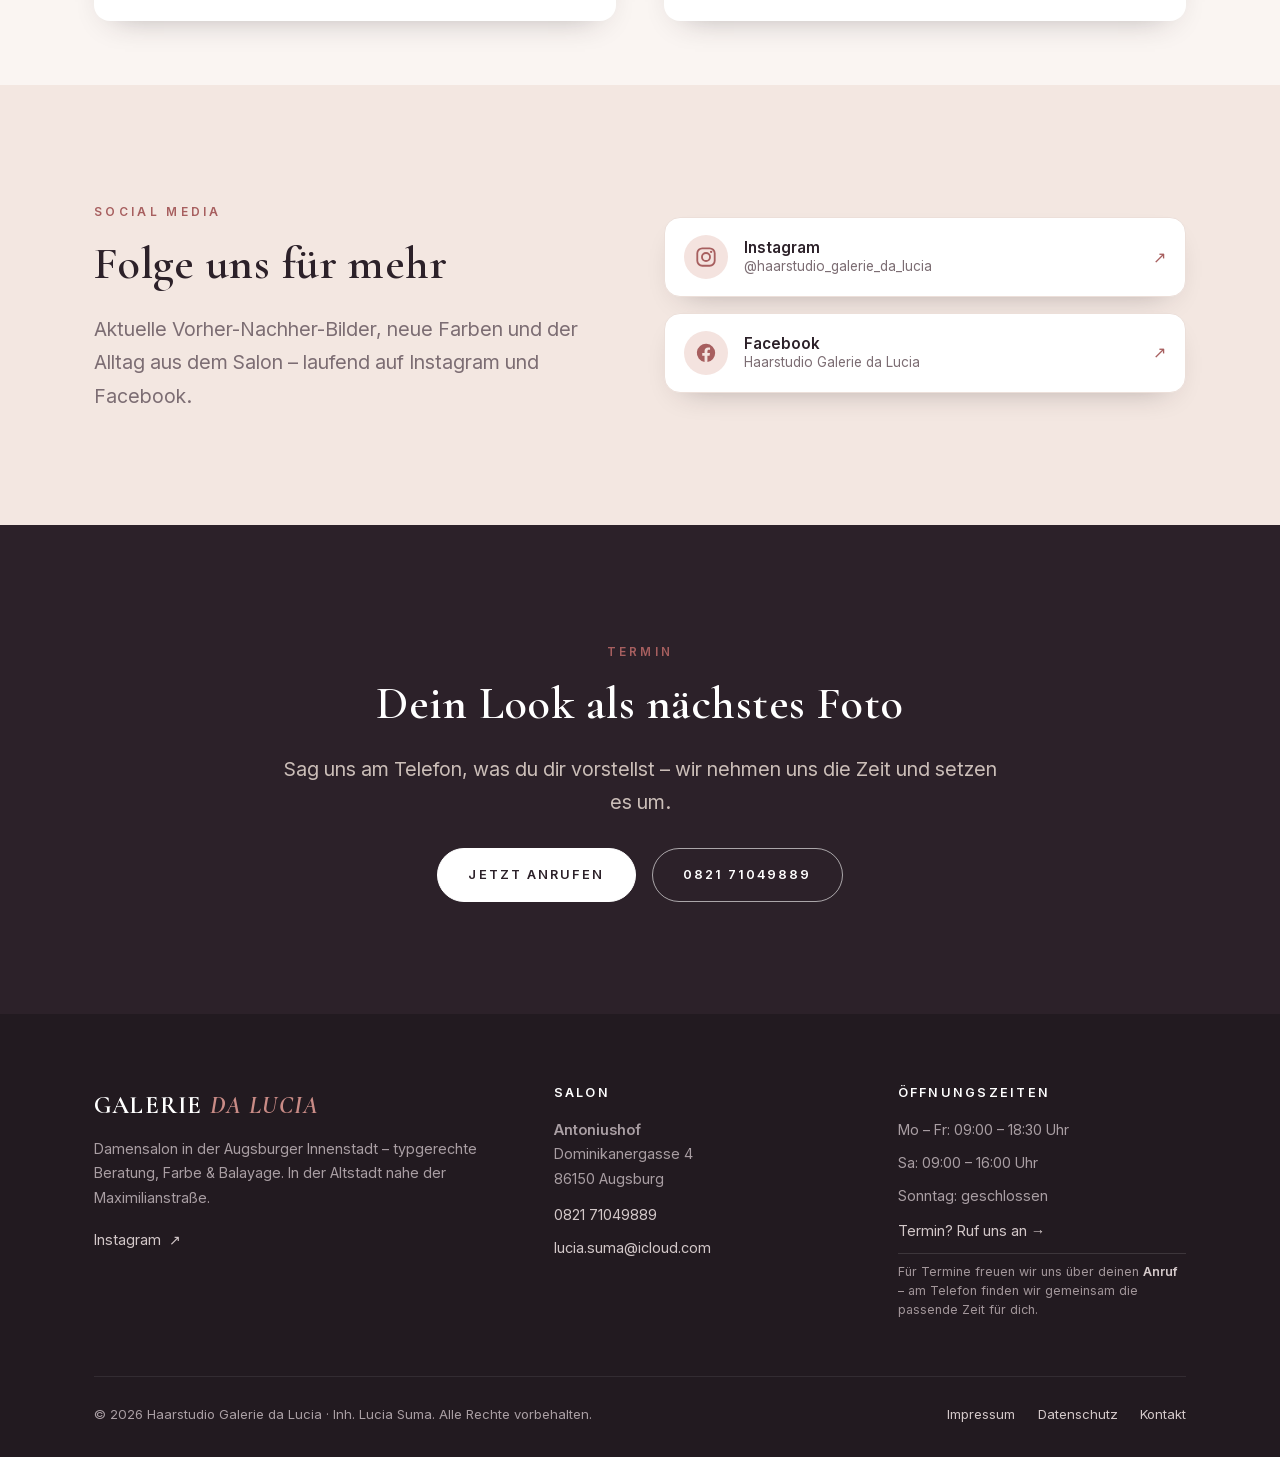
<file: galerie.html>
<!DOCTYPE html>
<html lang="de">
<head>
<meta charset="utf-8">
<meta name="viewport" content="width=device-width, initial-scale=1">
<title>Galerie – Haarstudio Galerie da Lucia | Augsburg</title>
<meta name="description" content="Einblicke aus dem Haarstudio Galerie da Lucia in Augsburg: Haarschnitte und farbliche Veränderungen wie Coloration, Foliensträhnen und Balayage. Mehr Arbeiten auf Instagram.">
<link rel="icon" href="assets/img/favicon.svg" type="image/svg+xml">
<link rel="stylesheet" href="css/style.css">
</head>
<body>

<header class="site-header">
  <div class="container site-header__inner">
    <a href="index.html" class="brand" aria-label="Haarstudio Galerie da Lucia – Lucia Suma"><img class="brand__logo" src="assets/img/logo.png" width="580" height="601" alt="Haarstudio Galerie da Lucia – Lucia Suma"></a>
    <nav class="nav" id="nav" aria-label="Hauptnavigation">
      <a href="index.html">Start</a>
      <a href="leistungen.html">Leistungen</a>
      <a href="ueber-uns.html">Über uns</a>
      <a href="galerie.html" aria-current="page">Galerie</a>
      <a href="standorte.html">Standort</a>
      <a href="kontakt.html">Kontakt</a>
    </nav>
    <div class="header-actions">
      <a href="tel:+4982171049889" class="header-phone">0821 71049889</a>
      <a href="tel:+4982171049889" class="btn btn--sm">Anrufen</a>
      <button class="nav-toggle" aria-label="Menü öffnen" aria-expanded="false" aria-controls="nav"><span></span></button>
    </div>
  </div>
</header>

<main>

  <section class="page-hero">
    <div class="container">
      <p class="breadcrumb"><a href="index.html">Start</a> &nbsp;/&nbsp; Galerie</p>
      <h1>Galerie</h1>
      <p>Ein paar Impressionen aus dem Salon – Haarschnitte und farbliche Veränderungen.</p>
    </div>
  </section>

  <section class="section--tight">
    <div class="container">
      <div class="section-head text-center reveal">
        <span class="eyebrow">Unsere Arbeiten</span>
        <h2>Zwei Serien, ein Anspruch</h2>
        <p class="lead mx-auto">Haarschnitte und farbliche Veränderungen aus dem Salon – wird laufend mit neuen Fotos ergänzt.</p>
      </div>

      <div class="gallery-panels">

        <article class="gallery-panel reveal">
          <header class="gallery-panel__head">
            <span class="gallery-panel__icon" aria-hidden="true">
              <svg viewBox="0 0 24 24" fill="none" stroke="currentColor" stroke-width="1.8" stroke-linecap="round" stroke-linejoin="round"><circle cx="6" cy="6" r="2.6"/><circle cx="6" cy="18" r="2.6"/><line x1="20" y1="4" x2="8.4" y2="15.6"/><line x1="8.4" y1="8.4" x2="20" y2="20"/></svg>
            </span>
            <div>
              <h3>Haarschnitte</h3>
              <p>Von Konturenschnitt bis Long Bob – unsere Schnitttechnik in Aktion.</p>
            </div>
          </header>
          <div class="gallery-slider" data-gallery-slider tabindex="0" role="group" aria-roledescription="Bilder-Slider" aria-label="Galerie – Haarschnitte">
            <div class="gallery-slider__viewport">
              <ul class="gallery-slider__track">
                <li class="gallery-slide"><a href="assets/img/haarschnitte-1.jpg" data-lightbox><img src="assets/img/haarschnitte-1.jpg" alt="Haarschnitt aus dem Haarstudio Galerie da Lucia – Bild 1" width="1200" height="1585" loading="lazy" decoding="async"></a></li>
                <li class="gallery-slide"><a href="assets/img/haarschnitte-2.jpg" data-lightbox><img src="assets/img/haarschnitte-2.jpg" alt="Haarschnitt aus dem Haarstudio Galerie da Lucia – Bild 2" width="1200" height="1579" loading="lazy" decoding="async"></a></li>
                <li class="gallery-slide"><a href="assets/img/haarschnitte-3.jpg" data-lightbox><img src="assets/img/haarschnitte-3.jpg" alt="Haarschnitt aus dem Haarstudio Galerie da Lucia – Bild 3" width="1200" height="1601" loading="lazy" decoding="async"></a></li>
                <li class="gallery-slide"><a href="assets/img/haarschnitte-4.jpg" data-lightbox><img src="assets/img/haarschnitte-4.jpg" alt="Haarschnitt aus dem Haarstudio Galerie da Lucia – Bild 4" width="1161" height="1581" loading="lazy" decoding="async"></a></li>
                <li class="gallery-slide"><a href="assets/img/haarschnitte-5.jpg" data-lightbox><img src="assets/img/haarschnitte-5.jpg" alt="Haarschnitt aus dem Haarstudio Galerie da Lucia – Bild 5" width="1200" height="1581" loading="lazy" decoding="async"></a></li>
                <li class="gallery-slide"><a href="assets/img/haarschnitte-6.jpg" data-lightbox><img src="assets/img/haarschnitte-6.jpg" alt="Haarschnitt aus dem Haarstudio Galerie da Lucia – Bild 6" width="1200" height="2045" loading="lazy" decoding="async"></a></li>
                <li class="gallery-slide"><a href="assets/img/haarschnitte-7.jpg" data-lightbox><img src="assets/img/haarschnitte-7.jpg" alt="Haarschnitt aus dem Haarstudio Galerie da Lucia – Bild 7" width="1200" height="2132" loading="lazy" decoding="async"></a></li>
                <li class="gallery-slide"><a href="assets/img/haarschnitte-8.jpg" data-lightbox><img src="assets/img/haarschnitte-8.jpg" alt="Haarschnitt aus dem Haarstudio Galerie da Lucia – Bild 8" width="1200" height="1594" loading="lazy" decoding="async"></a></li>
                <li class="gallery-slide"><a href="assets/img/haarschnitte-9.jpg" data-lightbox><img src="assets/img/haarschnitte-9.jpg" alt="Haarschnitt aus dem Haarstudio Galerie da Lucia – Bild 9" width="1200" height="1600" loading="lazy" decoding="async"></a></li>
                <li class="gallery-slide"><a href="assets/img/haarschnitte-10.jpg" data-lightbox><img src="assets/img/haarschnitte-10.jpg" alt="Haarschnitt aus dem Haarstudio Galerie da Lucia – Bild 10" width="1200" height="1578" loading="lazy" decoding="async"></a></li>
                <li class="gallery-slide"><a href="assets/img/haarschnitte-11.jpg" data-lightbox><img src="assets/img/haarschnitte-11.jpg" alt="Haarschnitt aus dem Haarstudio Galerie da Lucia – Bild 11" width="1200" height="1584" loading="lazy" decoding="async"></a></li>
                <li class="gallery-slide"><a href="assets/img/haarschnitte-12.jpg" data-lightbox><img src="assets/img/haarschnitte-12.jpg" alt="Haarschnitt aus dem Haarstudio Galerie da Lucia – Bild 12" width="1045" height="1400" loading="lazy" decoding="async"></a></li>
                <li class="gallery-slide"><a href="assets/img/haarschnitte-13.jpg" data-lightbox><img src="assets/img/haarschnitte-13.jpg" alt="Haarschnitt aus dem Haarstudio Galerie da Lucia – Bild 13" width="1200" height="1528" loading="lazy" decoding="async"></a></li>
                <li class="gallery-slide"><a href="assets/img/haarschnitte-14.jpg" data-lightbox><img src="assets/img/haarschnitte-14.jpg" alt="Haarschnitt aus dem Haarstudio Galerie da Lucia – Bild 14" width="1200" height="1592" loading="lazy" decoding="async"></a></li>
                <li class="gallery-slide"><a href="assets/img/haarschnitte-15.jpg" data-lightbox><img src="assets/img/haarschnitte-15.jpg" alt="Haarschnitt aus dem Haarstudio Galerie da Lucia – Bild 15" width="1200" height="1572" loading="lazy" decoding="async"></a></li>
                <li class="gallery-slide"><a href="assets/img/haarschnitte-16.jpg" data-lightbox><img src="assets/img/haarschnitte-16.jpg" alt="Haarschnitt aus dem Haarstudio Galerie da Lucia – Bild 16" width="870" height="1587" loading="lazy" decoding="async"></a></li>
                <li class="gallery-slide"><a href="assets/img/haarschnitte-17.jpg" data-lightbox><img src="assets/img/haarschnitte-17.jpg" alt="Haarschnitt aus dem Haarstudio Galerie da Lucia – Bild 17" width="1200" height="1568" loading="lazy" decoding="async"></a></li>
                <li class="gallery-slide"><a href="assets/img/haarschnitte-18.jpg" data-lightbox><img src="assets/img/haarschnitte-18.jpg" alt="Haarschnitt aus dem Haarstudio Galerie da Lucia – Bild 18" width="1200" height="1584" loading="lazy" decoding="async"></a></li>
                <li class="gallery-slide"><a href="assets/img/haarschnitte-19.jpg" data-lightbox><img src="assets/img/haarschnitte-19.jpg" alt="Haarschnitt aus dem Haarstudio Galerie da Lucia – Bild 19" width="1200" height="1729" loading="lazy" decoding="async"></a></li>
                <li class="gallery-slide"><a href="assets/img/haarschnitte-20.jpg" data-lightbox><img src="assets/img/haarschnitte-20.jpg" alt="Haarschnitt aus dem Haarstudio Galerie da Lucia – Bild 20" width="1200" height="1587" loading="lazy" decoding="async"></a></li>
                <li class="gallery-slide"><a href="assets/img/haarschnitte-21.jpg" data-lightbox><img src="assets/img/haarschnitte-21.jpg" alt="Haarschnitt aus dem Haarstudio Galerie da Lucia – Bild 21" width="1200" height="1594" loading="lazy" decoding="async"></a></li>
                <li class="gallery-slide"><a href="assets/img/haarschnitte-22.jpg" data-lightbox><img src="assets/img/haarschnitte-22.jpg" alt="Haarschnitt aus dem Haarstudio Galerie da Lucia – Bild 22" width="1200" height="1589" loading="lazy" decoding="async"></a></li>
                <li class="gallery-slide"><a href="assets/img/haarschnitte-23.jpg" data-lightbox><img src="assets/img/haarschnitte-23.jpg" alt="Haarschnitt aus dem Haarstudio Galerie da Lucia – Bild 23" width="1200" height="1575" loading="lazy" decoding="async"></a></li>
                <li class="gallery-slide"><a href="assets/img/haarschnitte-24.jpg" data-lightbox><img src="assets/img/haarschnitte-24.jpg" alt="Haarschnitt aus dem Haarstudio Galerie da Lucia – Bild 24" width="1200" height="1591" loading="lazy" decoding="async"></a></li>
                <li class="gallery-slide"><a href="assets/img/haarschnitte-25.jpg" data-lightbox><img src="assets/img/haarschnitte-25.jpg" alt="Haarschnitt aus dem Haarstudio Galerie da Lucia – Bild 25" width="1200" height="1560" loading="lazy" decoding="async"></a></li>
                <li class="gallery-slide"><a href="assets/img/haarschnitte-26.jpg" data-lightbox><img src="assets/img/haarschnitte-26.jpg" alt="Haarschnitt aus dem Haarstudio Galerie da Lucia – Bild 26" width="1200" height="1579" loading="lazy" decoding="async"></a></li>
                <li class="gallery-slide"><a href="assets/img/haarschnitte-27.jpg" data-lightbox><img src="assets/img/haarschnitte-27.jpg" alt="Haarschnitt aus dem Haarstudio Galerie da Lucia – Bild 27" width="1200" height="1496" loading="lazy" decoding="async"></a></li>
              </ul>
            </div>
            <button class="gallery-slider__nav gallery-slider__nav--prev" type="button" aria-label="Vorheriges Bild">&#8249;</button>
            <button class="gallery-slider__nav gallery-slider__nav--next" type="button" aria-label="Nächstes Bild">&#8250;</button>
            <div class="gallery-slider__controls">
              <p class="gallery-slider__count"><span data-current>1</span>&nbsp;/&nbsp;27</p>
              <div class="gallery-slider__dots" role="tablist" aria-label="Bild auswählen">
                <button class="gallery-slider__dot is-active" type="button" aria-label="Bild 1"></button>
                <button class="gallery-slider__dot" type="button" aria-label="Bild 2"></button>
                <button class="gallery-slider__dot" type="button" aria-label="Bild 3"></button>
                <button class="gallery-slider__dot" type="button" aria-label="Bild 4"></button>
                <button class="gallery-slider__dot" type="button" aria-label="Bild 5"></button>
                <button class="gallery-slider__dot" type="button" aria-label="Bild 6"></button>
                <button class="gallery-slider__dot" type="button" aria-label="Bild 7"></button>
                <button class="gallery-slider__dot" type="button" aria-label="Bild 8"></button>
                <button class="gallery-slider__dot" type="button" aria-label="Bild 9"></button>
                <button class="gallery-slider__dot" type="button" aria-label="Bild 10"></button>
                <button class="gallery-slider__dot" type="button" aria-label="Bild 11"></button>
                <button class="gallery-slider__dot" type="button" aria-label="Bild 12"></button>
                <button class="gallery-slider__dot" type="button" aria-label="Bild 13"></button>
                <button class="gallery-slider__dot" type="button" aria-label="Bild 14"></button>
                <button class="gallery-slider__dot" type="button" aria-label="Bild 15"></button>
                <button class="gallery-slider__dot" type="button" aria-label="Bild 16"></button>
                <button class="gallery-slider__dot" type="button" aria-label="Bild 17"></button>
                <button class="gallery-slider__dot" type="button" aria-label="Bild 18"></button>
                <button class="gallery-slider__dot" type="button" aria-label="Bild 19"></button>
                <button class="gallery-slider__dot" type="button" aria-label="Bild 20"></button>
                <button class="gallery-slider__dot" type="button" aria-label="Bild 21"></button>
                <button class="gallery-slider__dot" type="button" aria-label="Bild 22"></button>
                <button class="gallery-slider__dot" type="button" aria-label="Bild 23"></button>
                <button class="gallery-slider__dot" type="button" aria-label="Bild 24"></button>
                <button class="gallery-slider__dot" type="button" aria-label="Bild 25"></button>
                <button class="gallery-slider__dot" type="button" aria-label="Bild 26"></button>
                <button class="gallery-slider__dot" type="button" aria-label="Bild 27"></button>
              </div>
            </div>
          </div>
          <p class="gallery-slider__hint text-center">Bild antippen für die Großansicht</p>
        </article>

        <article class="gallery-panel reveal">
          <header class="gallery-panel__head">
            <span class="gallery-panel__icon" aria-hidden="true">
              <svg viewBox="0 0 24 24" fill="none" stroke="currentColor" stroke-width="1.8" stroke-linecap="round" stroke-linejoin="round"><path d="M12 3.5c3.2 3.6 5.2 6.6 5.2 9.3a5.2 5.2 0 1 1-10.4 0c0-2.7 2-5.7 5.2-9.3Z"/></svg>
            </span>
            <div>
              <h3>Vorher / Nachher</h3>
              <p>Farbliche Veränderungen im direkten Vergleich – Balayage, Foliensträhnen und Coloration.</p>
            </div>
          </header>
          <div class="gallery-slider" data-gallery-slider tabindex="0" role="group" aria-roledescription="Bilder-Slider" aria-label="Galerie – Vorher/Nachher">
            <div class="gallery-slider__viewport">
              <ul class="gallery-slider__track">
                <li class="gallery-slide"><a href="assets/img/vorher-nachher-1.jpg" data-lightbox><img src="assets/img/vorher-nachher-1.jpg" alt="Vorher/Nachher – Farbliche Veränderung aus dem Haarstudio Galerie da Lucia – Bild 1" width="1206" height="834" loading="lazy" decoding="async"></a></li>
                <li class="gallery-slide"><a href="assets/img/vorher-nachher-2.jpg" data-lightbox><img src="assets/img/vorher-nachher-2.jpg" alt="Vorher/Nachher – Farbliche Veränderung aus dem Haarstudio Galerie da Lucia – Bild 2" width="1206" height="788" loading="lazy" decoding="async"></a></li>
                <li class="gallery-slide"><a href="assets/img/vorher-nachher-3.jpg" data-lightbox><img src="assets/img/vorher-nachher-3.jpg" alt="Vorher/Nachher – Farbliche Veränderung aus dem Haarstudio Galerie da Lucia – Bild 3" width="1206" height="994" loading="lazy" decoding="async"></a></li>
              </ul>
            </div>
            <button class="gallery-slider__nav gallery-slider__nav--prev" type="button" aria-label="Vorheriges Bild">&#8249;</button>
            <button class="gallery-slider__nav gallery-slider__nav--next" type="button" aria-label="Nächstes Bild">&#8250;</button>
            <div class="gallery-slider__controls">
              <p class="gallery-slider__count"><span data-current>1</span>&nbsp;/&nbsp;3</p>
              <div class="gallery-slider__dots" role="tablist" aria-label="Bild auswählen">
                <button class="gallery-slider__dot is-active" type="button" aria-label="Bild 1"></button>
                <button class="gallery-slider__dot" type="button" aria-label="Bild 2"></button>
                <button class="gallery-slider__dot" type="button" aria-label="Bild 3"></button>
              </div>
            </div>
          </div>
          <p class="gallery-slider__hint text-center">Bild antippen für die Großansicht</p>
        </article>

      </div>
    </div>
  </section>

  <section class="section-tint">
    <div class="container">
      <div class="social-band reveal">
        <div class="social-band__intro">
          <span class="eyebrow">Social Media</span>
          <h2>Folge uns für mehr</h2>
          <p class="lead">Aktuelle Vorher-Nachher-Bilder, neue Farben und der Alltag aus dem Salon – laufend auf Instagram und Facebook.</p>
        </div>
        <div class="social-band__links">
          <a class="social-card" href="https://www.instagram.com/haarstudio_galerie_da_lucia/" target="_blank" rel="noopener">
            <span class="social-card__icon" aria-hidden="true"><svg viewBox="0 0 24 24" fill="none" stroke="currentColor" stroke-width="2" stroke-linecap="round" stroke-linejoin="round"><rect x="2.5" y="2.5" width="19" height="19" rx="5.5"/><circle cx="12" cy="12" r="4.4"/><circle cx="17.6" cy="6.4" r="1.3" fill="currentColor" stroke="none"/></svg></span>
            <span class="social-card__text"><strong>Instagram</strong><span>@haarstudio_galerie_da_lucia</span></span>
            <span class="social-card__go" aria-hidden="true">↗</span>
          </a>
          <a class="social-card" href="https://www.facebook.com/p/haarstudio_galerie_da_lucia-100063655596286/" target="_blank" rel="noopener">
            <span class="social-card__icon" aria-hidden="true"><svg viewBox="0 0 24 24" fill="currentColor"><path d="M22 12a10 10 0 1 0-11.56 9.88v-6.99H7.9V12h2.54V9.8c0-2.5 1.49-3.89 3.77-3.89 1.09 0 2.24.2 2.24.2v2.46h-1.26c-1.24 0-1.63.77-1.63 1.56V12h2.78l-.44 2.89h-2.34v6.99A10 10 0 0 0 22 12z"/></svg></span>
            <span class="social-card__text"><strong>Facebook</strong><span>Haarstudio Galerie da Lucia</span></span>
            <span class="social-card__go" aria-hidden="true">↗</span>
          </a>
        </div>
      </div>
    </div>
  </section>

  <section class="cta-band">
    <div class="container reveal">
      <span class="eyebrow">Termin</span>
      <h2>Dein Look als nächstes Foto</h2>
      <p class="lead">Sag uns am Telefon, was du dir vorstellst – wir nehmen uns die Zeit und setzen es um.</p>
      <div class="hero__cta">
        <a href="tel:+4982171049889" class="btn btn--light">Jetzt anrufen</a>
        <a href="tel:+4982171049889" class="btn btn--ghost" style="color:#fff;border-color:rgba(255,255,255,.6)">0821 71049889</a>
      </div>
    </div>
  </section>

</main>

<footer class="site-footer">
  <div class="container">
    <div class="footer-grid">
      <div>
        <div class="footer-brand">Galerie <span>da&nbsp;Lucia</span></div>
        <p>Damensalon in der Augsburger Innenstadt – typgerechte Beratung, Farbe &amp; Balayage. In der Altstadt nahe der Maximilianstraße.</p>
        <a href="https://www.instagram.com/haarstudio_galerie_da_lucia/" target="_blank" rel="noopener">Instagram &nbsp;↗</a>
      </div>
      <div>
        <h4>Salon</h4>
        <ul>
          <li><strong>Antoniushof</strong><br>Dominikanergasse 4<br>86150 Augsburg</li>
          <li style="margin-top:.7rem"><a href="tel:+4982171049889">0821 71049889</a></li>
          <li style="margin-top:.35rem"><a href="mailto:lucia.suma@icloud.com">lucia.suma@icloud.com</a></li>
        </ul>
      </div>
      <div>
        <h4>Öffnungszeiten</h4>
        <ul>
          <li>Mo – Fr: 09:00 – 18:30 Uhr</li>
          <li>Sa: 09:00 – 16:00 Uhr</li>
          <li>Sonntag: geschlossen</li>
          <li style="margin-top:.6rem"><a href="tel:+4982171049889">Termin? Ruf uns an →</a></li>
          <li class="footer-note" style="margin-top:.6rem">Für Termine freuen wir uns über deinen <strong>Anruf</strong> – am Telefon finden wir gemeinsam die passende Zeit für dich.</li>
        </ul>
      </div>
    </div>
    <div class="footer-bottom">
      <span>© <span data-year>2026</span> Haarstudio Galerie da Lucia · Inh. Lucia Suma. Alle Rechte vorbehalten.</span>
      <nav>
        <a href="impressum.html">Impressum</a>
        <a href="datenschutz.html">Datenschutz</a>
        <a href="kontakt.html">Kontakt</a>
      </nav>
    </div>
  </div>
</footer>

<script src="js/main.js"></script>
</body>
</html>
</file>
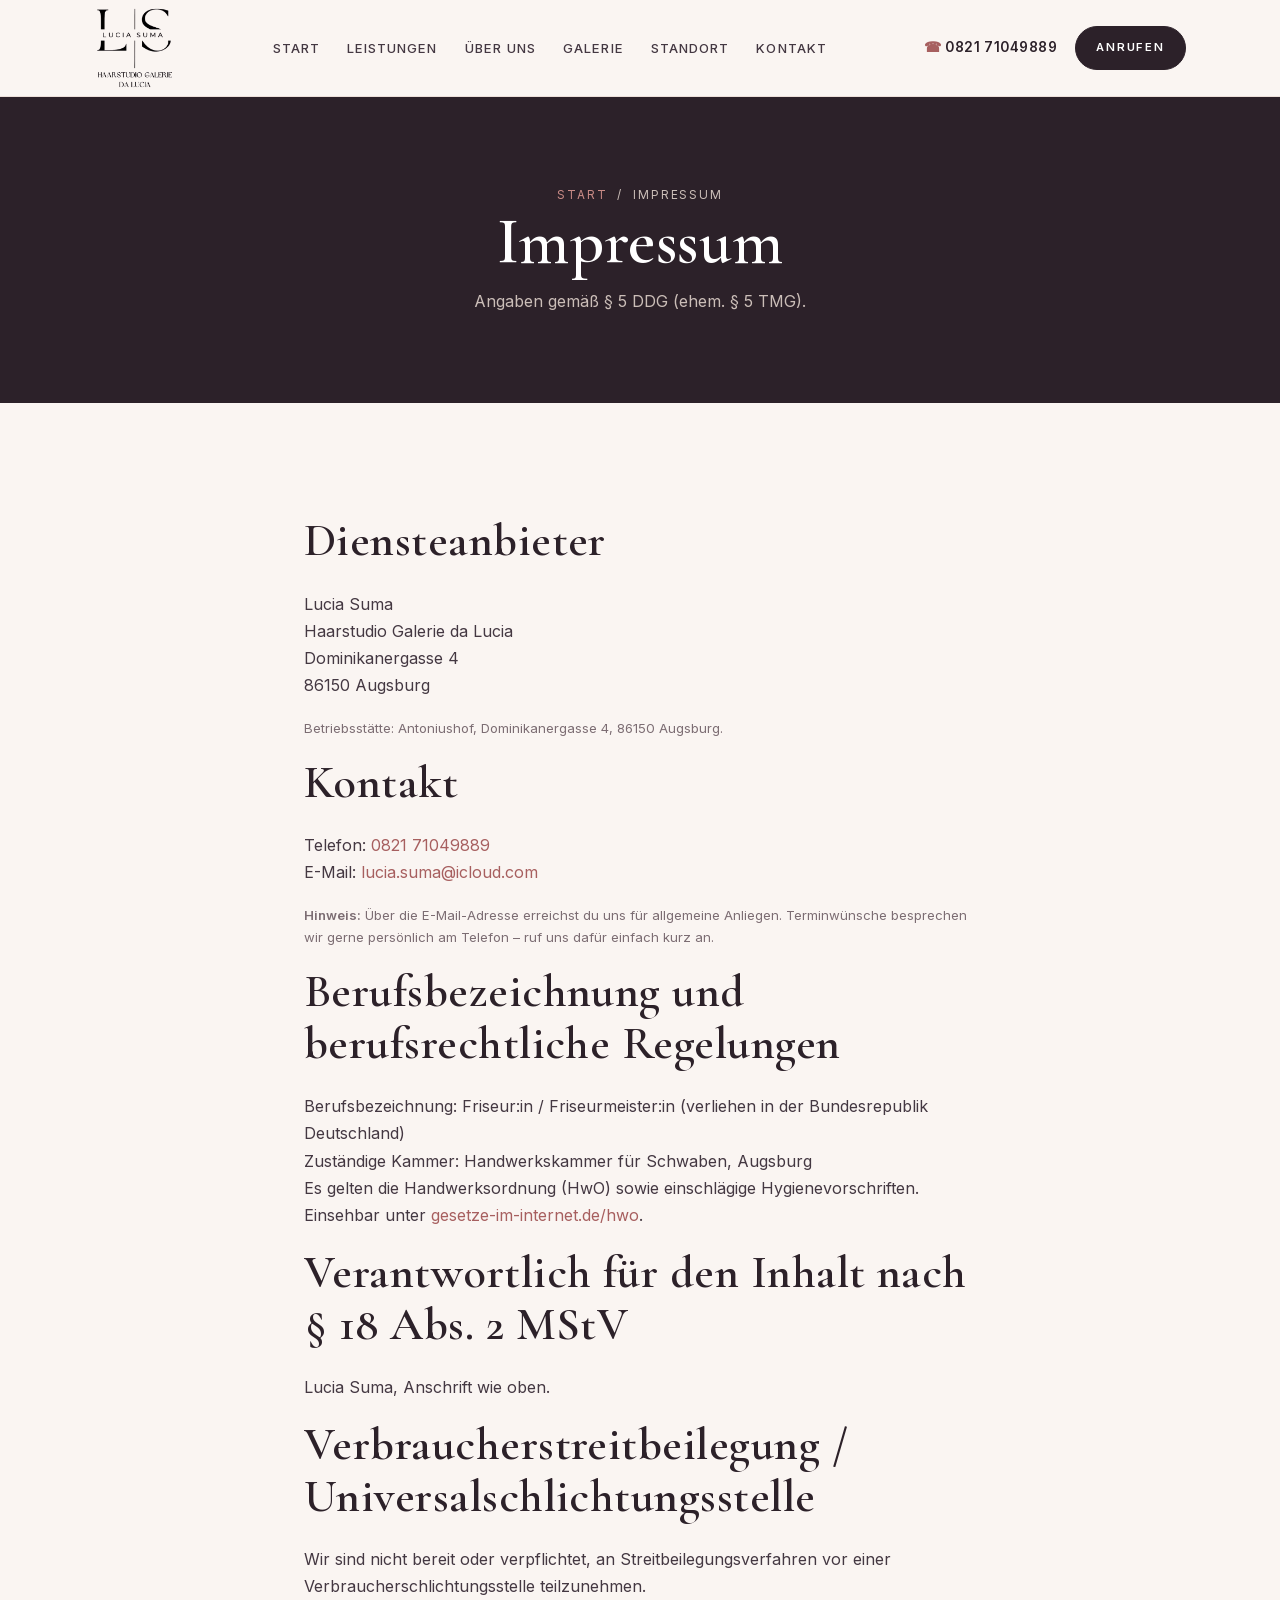
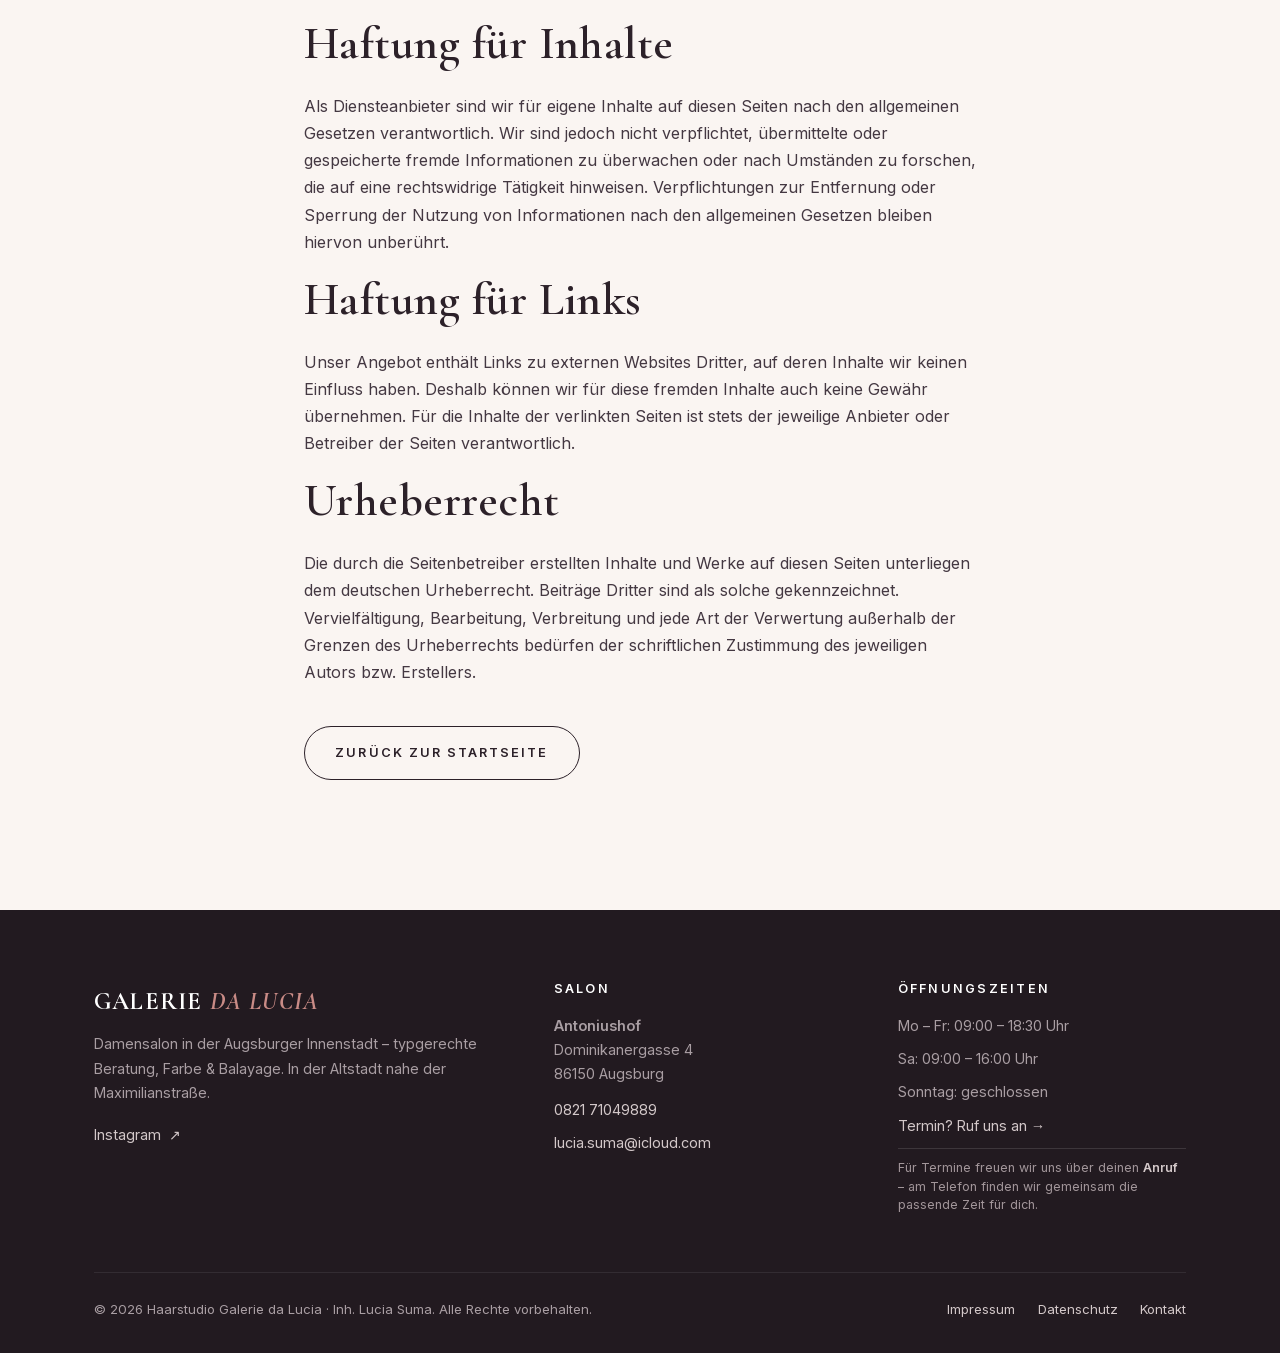
<file: impressum.html>
<!DOCTYPE html>
<html lang="de">
<head>
<meta charset="utf-8">
<meta name="viewport" content="width=device-width, initial-scale=1">
<title>Impressum – Haarstudio Galerie da Lucia</title>
<meta name="description" content="Impressum von Haarstudio Galerie da Lucia, Augsburg.">
<meta name="robots" content="noindex">
<link rel="icon" href="assets/img/favicon.svg" type="image/svg+xml">
<link rel="stylesheet" href="css/style.css">
</head>
<body>

<header class="site-header">
  <div class="container site-header__inner">
    <a href="index.html" class="brand" aria-label="Haarstudio Galerie da Lucia – Lucia Suma"><img class="brand__logo" src="assets/img/logo.png" width="580" height="601" alt="Haarstudio Galerie da Lucia – Lucia Suma"></a>
    <nav class="nav" id="nav" aria-label="Hauptnavigation">
      <a href="index.html">Start</a>
      <a href="leistungen.html">Leistungen</a>
      <a href="ueber-uns.html">Über uns</a>
      <a href="galerie.html">Galerie</a>
      <a href="standorte.html">Standort</a>
      <a href="kontakt.html">Kontakt</a>
    </nav>
    <div class="header-actions">
      <a href="tel:+4982171049889" class="header-phone">0821 71049889</a>
      <a href="tel:+4982171049889" class="btn btn--sm">Anrufen</a>
      <button class="nav-toggle" aria-label="Menü öffnen" aria-expanded="false" aria-controls="nav"><span></span></button>
    </div>
  </div>
</header>

<main>
  <section class="page-hero">
    <div class="container">
      <p class="breadcrumb"><a href="index.html">Start</a> &nbsp;/&nbsp; Impressum</p>
      <h1>Impressum</h1>
      <p>Angaben gemäß § 5 DDG (ehem. § 5 TMG).</p>
    </div>
  </section>

  <section>
    <div class="container" style="max-width:760px">


      <h2>Diensteanbieter</h2>
      <p>
        Lucia Suma<br>
        Haarstudio Galerie da Lucia<br>
        Dominikanergasse 4<br>
        86150 Augsburg
      </p>
      <p class="form-note">Betriebsstätte: Antoniushof, Dominikanergasse 4, 86150 Augsburg.</p>

      <h2>Kontakt</h2>
      <p>
        Telefon: <a href="tel:+4982171049889">0821 71049889</a><br>
        E-Mail: <a href="mailto:lucia.suma@icloud.com">lucia.suma@icloud.com</a>
      </p>
      <p class="form-note"><strong>Hinweis:</strong> Über die E-Mail-Adresse erreichst du uns für allgemeine Anliegen. Terminwünsche besprechen wir gerne persönlich am Telefon – ruf uns dafür einfach kurz an.</p>

      <h2>Berufsbezeichnung und berufsrechtliche Regelungen</h2>
      <p>
        Berufsbezeichnung: Friseur:in / Friseurmeister:in (verliehen in der Bundesrepublik Deutschland)<br>
        Zuständige Kammer: Handwerkskammer für Schwaben, Augsburg<br>
        Es gelten die Handwerksordnung (HwO) sowie einschlägige Hygienevorschriften. Einsehbar unter <a href="https://www.gesetze-im-internet.de/hwo/" target="_blank" rel="noopener">gesetze-im-internet.de/hwo</a>.
      </p>

      <h2>Verantwortlich für den Inhalt nach § 18 Abs. 2 MStV</h2>
      <p>Lucia Suma, Anschrift wie oben.</p>

      <h2>Verbraucherstreitbeilegung / Universalschlichtungsstelle</h2>
      <p>Wir sind nicht bereit oder verpflichtet, an Streitbeilegungsverfahren vor einer Verbraucherschlichtungsstelle teilzunehmen.</p>

      <h2>Haftung für Inhalte</h2>
      <p>Als Diensteanbieter sind wir für eigene Inhalte auf diesen Seiten nach den allgemeinen Gesetzen verantwortlich. Wir sind jedoch nicht verpflichtet, übermittelte oder gespeicherte fremde Informationen zu überwachen oder nach Umständen zu forschen, die auf eine rechtswidrige Tätigkeit hinweisen. Verpflichtungen zur Entfernung oder Sperrung der Nutzung von Informationen nach den allgemeinen Gesetzen bleiben hiervon unberührt.</p>

      <h2>Haftung für Links</h2>
      <p>Unser Angebot enthält Links zu externen Websites Dritter, auf deren Inhalte wir keinen Einfluss haben. Deshalb können wir für diese fremden Inhalte auch keine Gewähr übernehmen. Für die Inhalte der verlinkten Seiten ist stets der jeweilige Anbieter oder Betreiber der Seiten verantwortlich.</p>

      <h2>Urheberrecht</h2>
      <p>Die durch die Seitenbetreiber erstellten Inhalte und Werke auf diesen Seiten unterliegen dem deutschen Urheberrecht. Beiträge Dritter sind als solche gekennzeichnet. Vervielfältigung, Bearbeitung, Verbreitung und jede Art der Verwertung außerhalb der Grenzen des Urheberrechts bedürfen der schriftlichen Zustimmung des jeweiligen Autors bzw. Erstellers.</p>

      <p style="margin-top:2.5rem"><a href="index.html" class="btn btn--ghost">Zurück zur Startseite</a></p>
    </div>
  </section>
</main>

<footer class="site-footer">
  <div class="container">
    <div class="footer-grid">
      <div>
        <div class="footer-brand">Galerie <span>da&nbsp;Lucia</span></div>
        <p>Damensalon in der Augsburger Innenstadt – typgerechte Beratung, Farbe &amp; Balayage. In der Altstadt nahe der Maximilianstraße.</p>
        <a href="https://www.instagram.com/haarstudio_galerie_da_lucia/" target="_blank" rel="noopener">Instagram &nbsp;↗</a>
      </div>
      <div>
        <h4>Salon</h4>
        <ul>
          <li><strong>Antoniushof</strong><br>Dominikanergasse 4<br>86150 Augsburg</li>
          <li style="margin-top:.7rem"><a href="tel:+4982171049889">0821 71049889</a></li>
          <li style="margin-top:.35rem"><a href="mailto:lucia.suma@icloud.com">lucia.suma@icloud.com</a></li>
        </ul>
      </div>
      <div>
        <h4>Öffnungszeiten</h4>
        <ul>
          <li>Mo – Fr: 09:00 – 18:30 Uhr</li>
          <li>Sa: 09:00 – 16:00 Uhr</li>
          <li>Sonntag: geschlossen</li>
          <li style="margin-top:.6rem"><a href="tel:+4982171049889">Termin? Ruf uns an →</a></li>
          <li class="footer-note" style="margin-top:.6rem">Für Termine freuen wir uns über deinen <strong>Anruf</strong> – am Telefon finden wir gemeinsam die passende Zeit für dich.</li>
        </ul>
      </div>
    </div>
    <div class="footer-bottom">
      <span>© <span data-year>2026</span> Haarstudio Galerie da Lucia · Inh. Lucia Suma. Alle Rechte vorbehalten.</span>
      <nav>
        <a href="impressum.html">Impressum</a>
        <a href="datenschutz.html">Datenschutz</a>
        <a href="kontakt.html">Kontakt</a>
      </nav>
    </div>
  </div>
</footer>

<script src="js/main.js"></script>
</body>
</html>
</file>
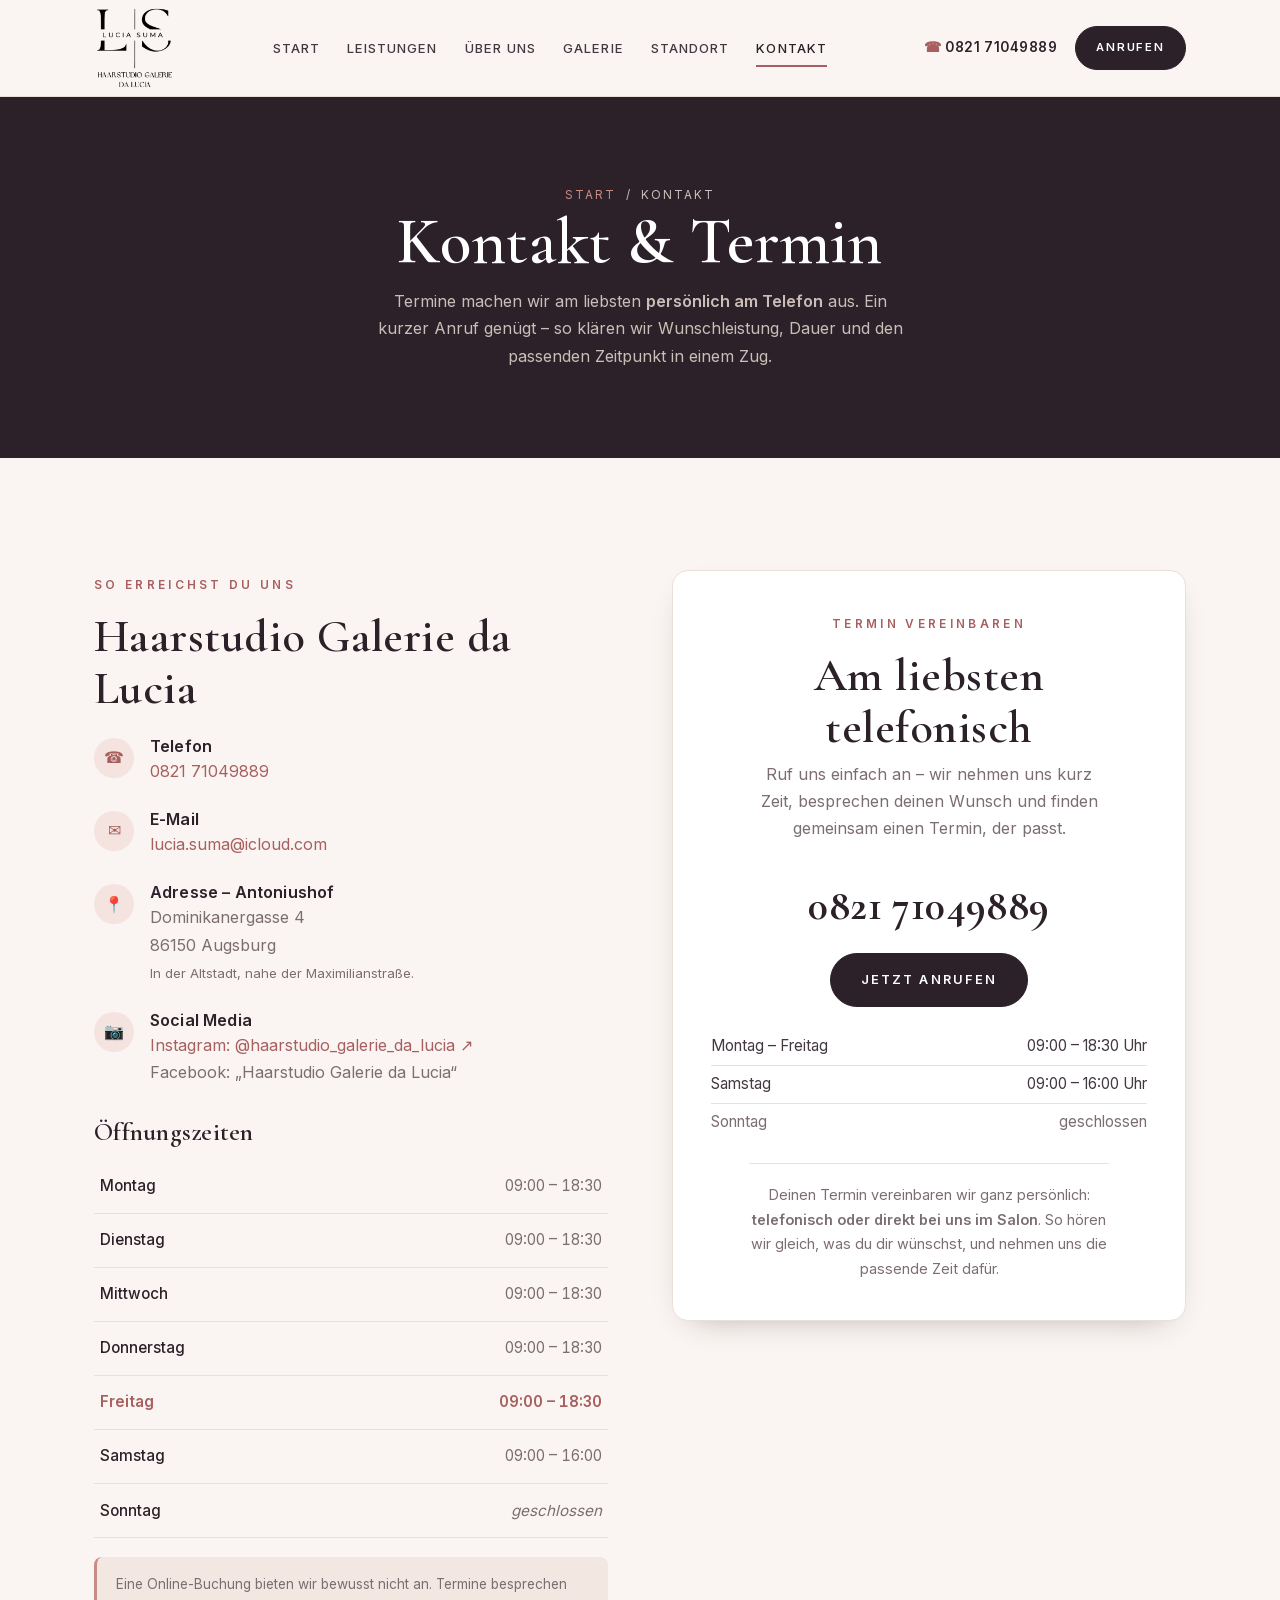
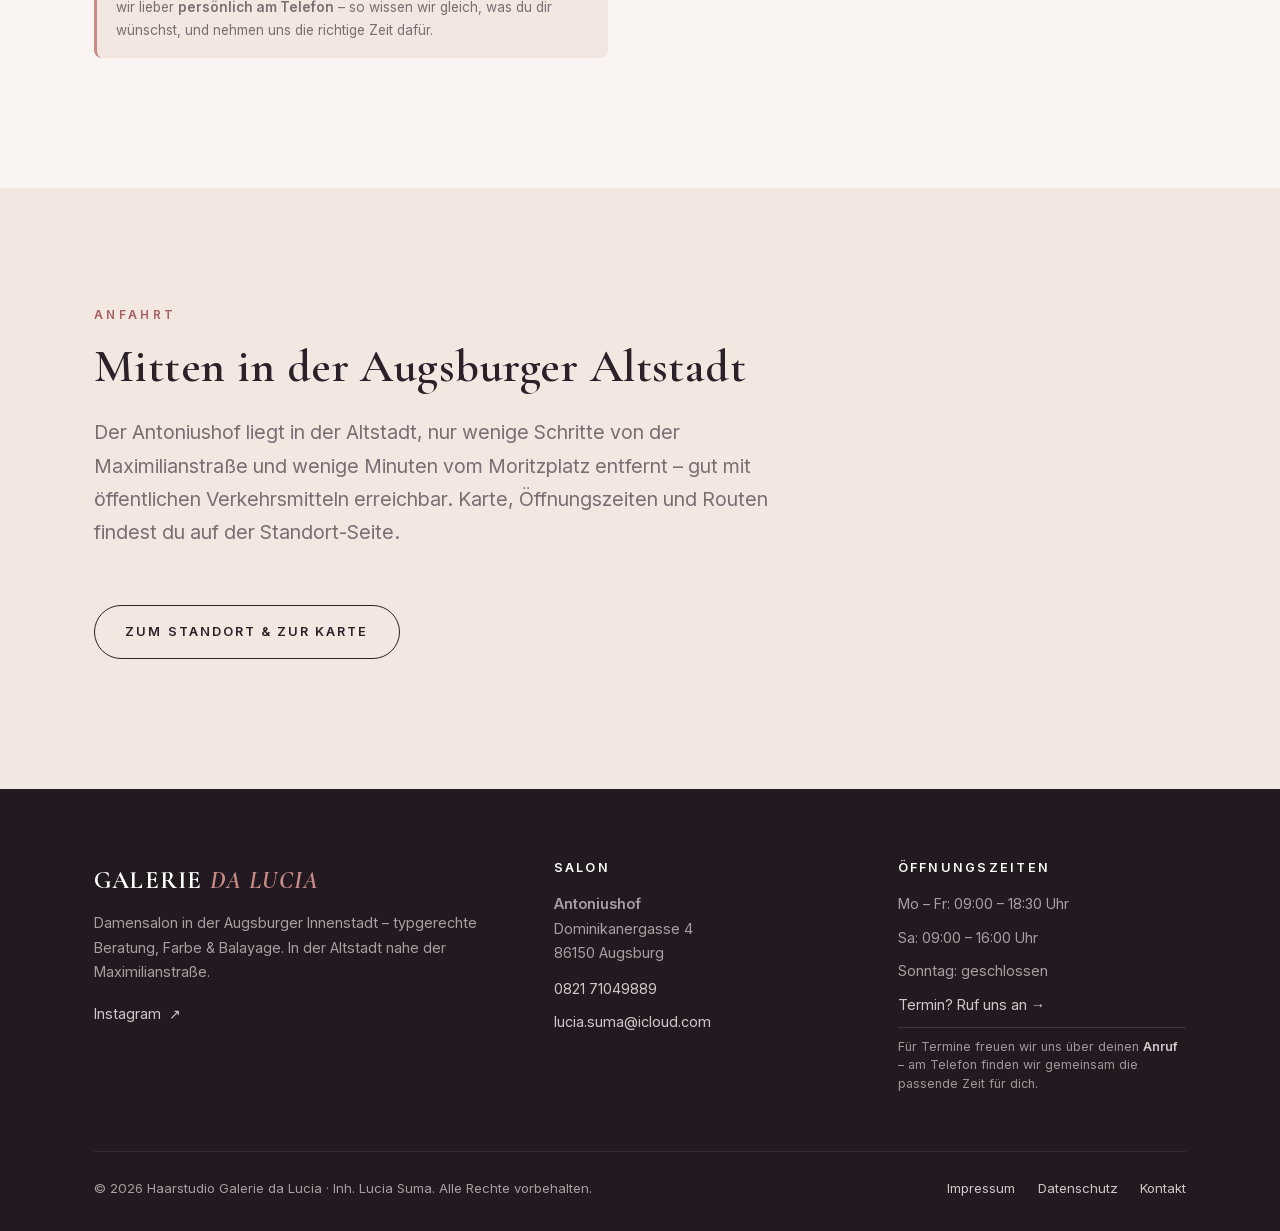
<file: kontakt.html>
<!DOCTYPE html>
<html lang="de">
<head>
<meta charset="utf-8">
<meta name="viewport" content="width=device-width, initial-scale=1">
<title>Kontakt &amp; Termin – Haarstudio Galerie da Lucia | Augsburg</title>
<meta name="description" content="Kontakt zum Haarstudio Galerie da Lucia in Augsburg: Telefon 0821 71049889, im Antoniushof (Dominikanergasse 4), nahe der Maximilianstraße. Öffnungszeiten Mo–Fr 09:00–18:30, Sa 09:00–16:00 Uhr. Termine vereinbaren wir gerne persönlich am Telefon.">
<link rel="icon" href="assets/img/favicon.svg" type="image/svg+xml">
<link rel="stylesheet" href="css/style.css">
</head>
<body>

<header class="site-header">
  <div class="container site-header__inner">
    <a href="index.html" class="brand" aria-label="Haarstudio Galerie da Lucia – Lucia Suma"><img class="brand__logo" src="assets/img/logo.png" width="580" height="601" alt="Haarstudio Galerie da Lucia – Lucia Suma"></a>
    <nav class="nav" id="nav" aria-label="Hauptnavigation">
      <a href="index.html">Start</a>
      <a href="leistungen.html">Leistungen</a>
      <a href="ueber-uns.html">Über uns</a>
      <a href="galerie.html">Galerie</a>
      <a href="standorte.html">Standort</a>
      <a href="kontakt.html" aria-current="page">Kontakt</a>
    </nav>
    <div class="header-actions">
      <a href="tel:+4982171049889" class="header-phone">0821 71049889</a>
      <a href="tel:+4982171049889" class="btn btn--sm">Anrufen</a>
      <button class="nav-toggle" aria-label="Menü öffnen" aria-expanded="false" aria-controls="nav"><span></span></button>
    </div>
  </div>
</header>

<main>

  <section class="page-hero">
    <div class="container">
      <p class="breadcrumb"><a href="index.html">Start</a> &nbsp;/&nbsp; Kontakt</p>
      <h1>Kontakt &amp; Termin</h1>
      <p>Termine machen wir am liebsten <strong>persönlich am Telefon</strong> aus. Ein kurzer Anruf genügt – so klären wir Wunschleistung, Dauer und den passenden Zeitpunkt in einem Zug.</p>
    </div>
  </section>

  <section>
    <div class="container contact-grid">
      <div class="reveal">
        <span class="eyebrow">So erreichst du uns</span>
        <h2>Haarstudio Galerie da Lucia</h2>

        <div class="contact-detail">
          <span class="ico">☎</span>
          <div>
            <h3>Telefon</h3>
            <p><a href="tel:+4982171049889">0821 71049889</a></p>
          </div>
        </div>
        <div class="contact-detail">
          <span class="ico">✉</span>
          <div>
            <h3>E-Mail</h3>
            <p><a href="mailto:lucia.suma@icloud.com">lucia.suma@icloud.com</a></p>
          </div>
        </div>
        <div class="contact-detail">
          <span class="ico">📍</span>
          <div>
            <h3>Adresse – Antoniushof</h3>
            <p>Dominikanergasse 4<br>86150 Augsburg<br><span class="form-note">In der Altstadt, nahe der Maximilianstraße.</span></p>
          </div>
        </div>
        <div class="contact-detail">
          <span class="ico">📷</span>
          <div>
            <h3>Social Media</h3>
            <p><a href="https://www.instagram.com/haarstudio_galerie_da_lucia/" target="_blank" rel="noopener">Instagram: @haarstudio_galerie_da_lucia ↗</a><br>Facebook: „Haarstudio Galerie da Lucia“</p>
          </div>
        </div>

        <h3 style="margin-top:2rem">Öffnungszeiten</h3>
        <table class="hours-table" aria-label="Öffnungszeiten">
          <tbody>
            <tr><th>Montag</th><td>09:00 – 18:30</td></tr>
            <tr><th>Dienstag</th><td>09:00 – 18:30</td></tr>
            <tr><th>Mittwoch</th><td>09:00 – 18:30</td></tr>
            <tr><th>Donnerstag</th><td>09:00 – 18:30</td></tr>
            <tr><th>Freitag</th><td>09:00 – 18:30</td></tr>
            <tr><th>Samstag</th><td>09:00 – 16:00</td></tr>
            <tr class="closed"><th>Sonntag</th><td>geschlossen</td></tr>
          </tbody>
        </table>
        <p class="price-note" style="margin-top:1.2rem">Eine Online-Buchung bieten wir bewusst nicht an. Termine besprechen wir lieber <strong>persönlich am Telefon</strong> – so wissen wir gleich, was du dir wünschst, und nehmen uns die richtige Zeit dafür.</p>
      </div>

      <div class="reveal">
        <div class="call-card">
          <span class="eyebrow">Termin vereinbaren</span>
          <h2>Am liebsten telefonisch</h2>
          <p class="call-card__lead">Ruf uns einfach an – wir nehmen uns kurz Zeit, besprechen deinen Wunsch und finden gemeinsam einen Termin, der passt.</p>
          <a class="call-card__phone" href="tel:+4982171049889">0821 71049889</a>
          <p><a href="tel:+4982171049889" class="btn">Jetzt anrufen</a></p>

          <ul class="call-card__hours" aria-label="Erreichbarkeit">
            <li><span>Montag – Freitag</span><span>09:00 – 18:30 Uhr</span></li>
            <li><span>Samstag</span><span>09:00 – 16:00 Uhr</span></li>
            <li class="is-closed"><span>Sonntag</span><span>geschlossen</span></li>
          </ul>

          <p class="call-card__hint">Deinen Termin vereinbaren wir ganz persönlich: <strong>telefonisch oder direkt bei uns im Salon</strong>. So hören wir gleich, was du dir wünschst, und nehmen uns die passende Zeit dafür.</p>
        </div>
      </div>
    </div>
  </section>

  <section class="section-tint">
    <div class="container">
      <div class="section-head reveal">
        <span class="eyebrow">Anfahrt</span>
        <h2>Mitten in der Augsburger Altstadt</h2>
        <p class="lead">Der Antoniushof liegt in der Altstadt, nur wenige Schritte von der Maximilianstraße und wenige Minuten vom Moritzplatz entfernt – gut mit öffentlichen Verkehrsmitteln erreichbar. Karte, Öffnungszeiten und Routen findest du auf der Standort-Seite.</p>
      </div>
      <p><a href="standorte.html" class="btn btn--ghost">Zum Standort &amp; zur Karte</a></p>
    </div>
  </section>

</main>

<footer class="site-footer">
  <div class="container">
    <div class="footer-grid">
      <div>
        <div class="footer-brand">Galerie <span>da&nbsp;Lucia</span></div>
        <p>Damensalon in der Augsburger Innenstadt – typgerechte Beratung, Farbe &amp; Balayage. In der Altstadt nahe der Maximilianstraße.</p>
        <a href="https://www.instagram.com/haarstudio_galerie_da_lucia/" target="_blank" rel="noopener">Instagram &nbsp;↗</a>
      </div>
      <div>
        <h4>Salon</h4>
        <ul>
          <li><strong>Antoniushof</strong><br>Dominikanergasse 4<br>86150 Augsburg</li>
          <li style="margin-top:.7rem"><a href="tel:+4982171049889">0821 71049889</a></li>
          <li style="margin-top:.35rem"><a href="mailto:lucia.suma@icloud.com">lucia.suma@icloud.com</a></li>
        </ul>
      </div>
      <div>
        <h4>Öffnungszeiten</h4>
        <ul>
          <li>Mo – Fr: 09:00 – 18:30 Uhr</li>
          <li>Sa: 09:00 – 16:00 Uhr</li>
          <li>Sonntag: geschlossen</li>
          <li style="margin-top:.6rem"><a href="tel:+4982171049889">Termin? Ruf uns an →</a></li>
          <li class="footer-note" style="margin-top:.6rem">Für Termine freuen wir uns über deinen <strong>Anruf</strong> – am Telefon finden wir gemeinsam die passende Zeit für dich.</li>
        </ul>
      </div>
    </div>
    <div class="footer-bottom">
      <span>© <span data-year>2026</span> Haarstudio Galerie da Lucia · Inh. Lucia Suma. Alle Rechte vorbehalten.</span>
      <nav>
        <a href="impressum.html">Impressum</a>
        <a href="datenschutz.html">Datenschutz</a>
        <a href="kontakt.html">Kontakt</a>
      </nav>
    </div>
  </div>
</footer>

<script src="js/main.js"></script>
</body>
</html>
</file>
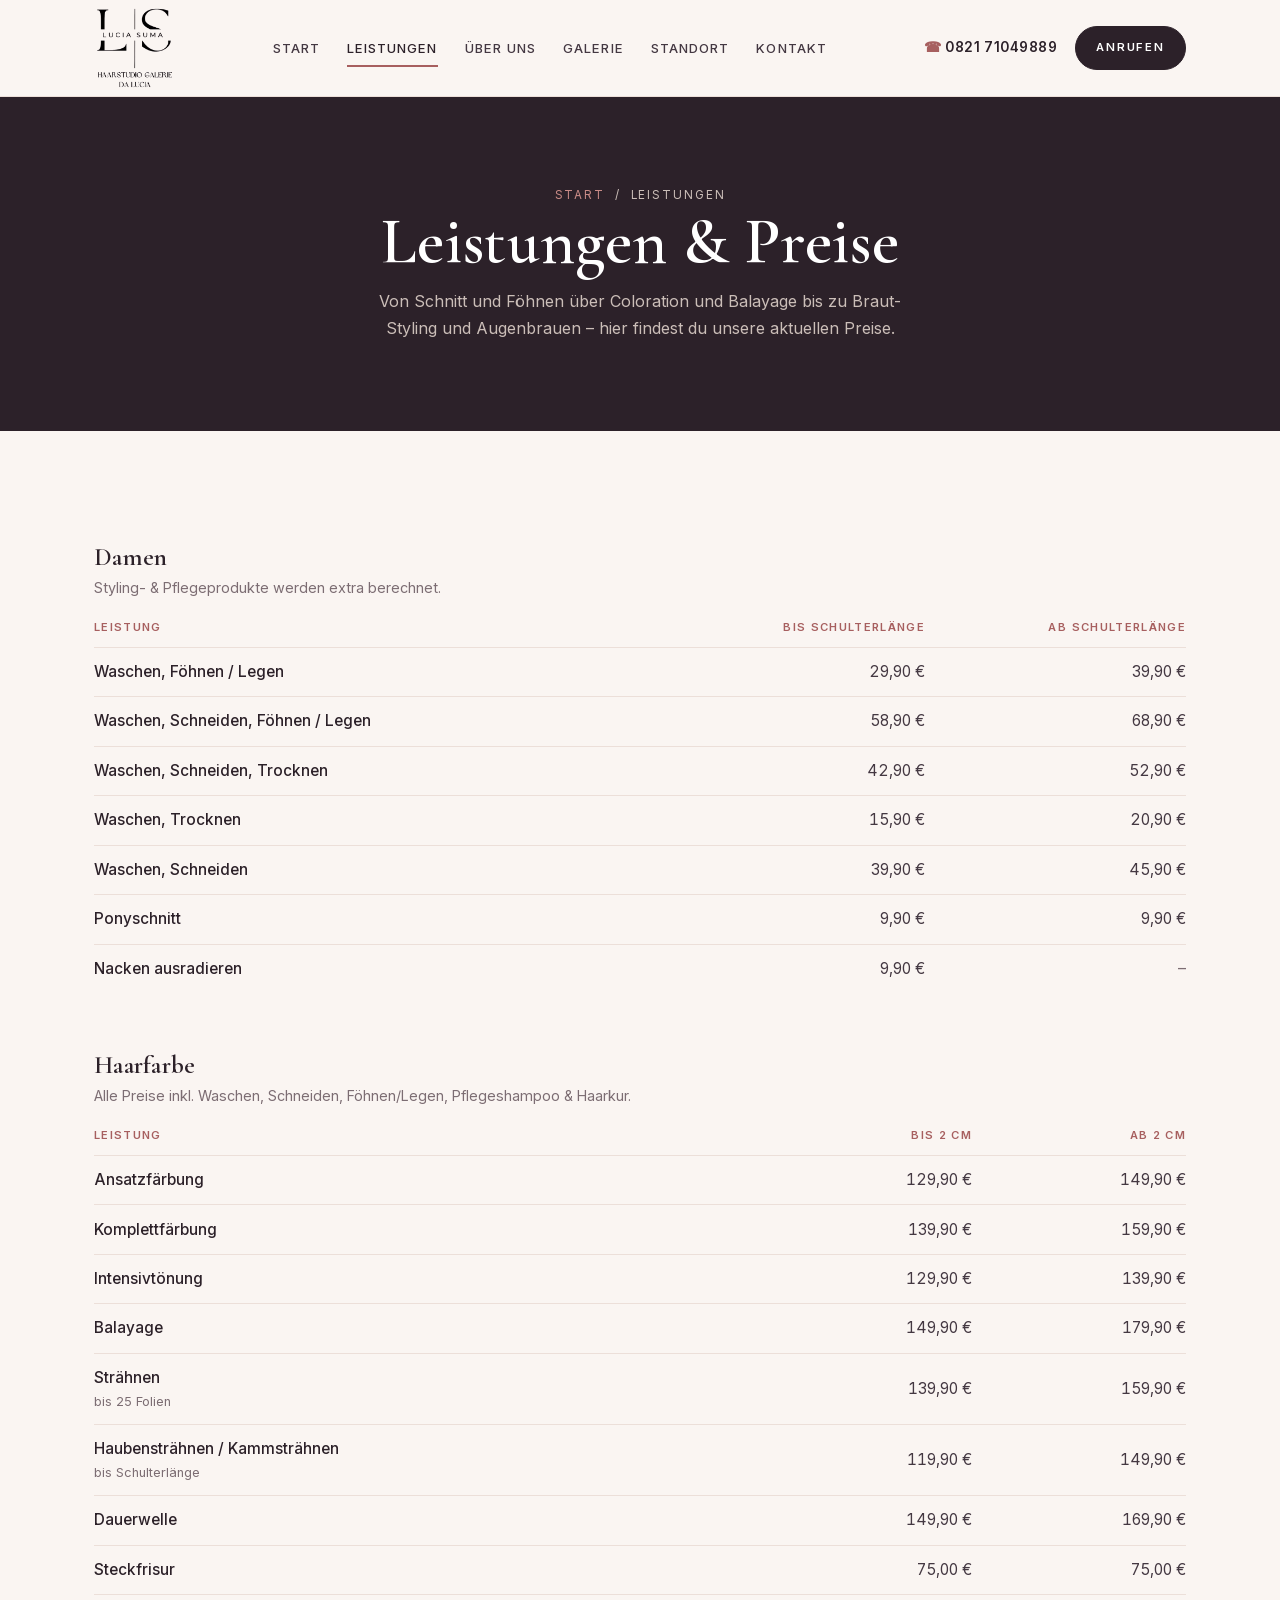
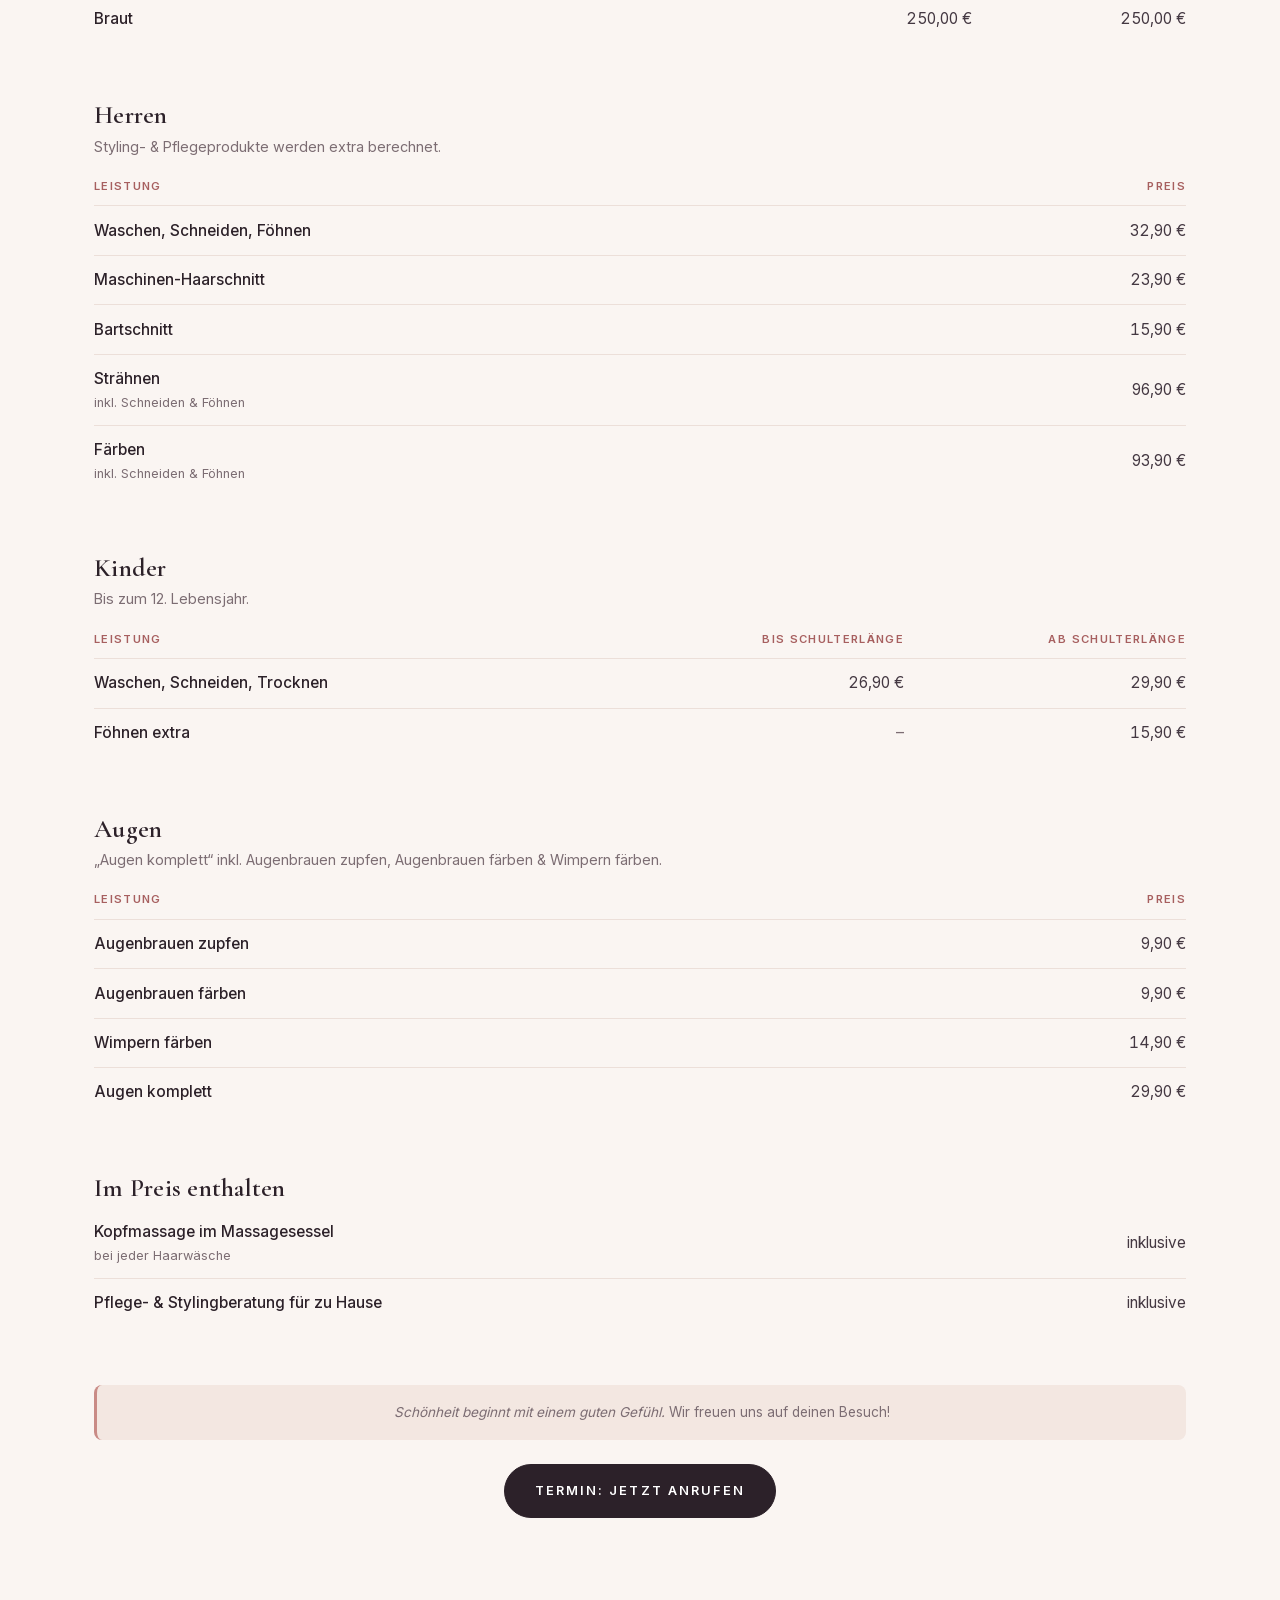
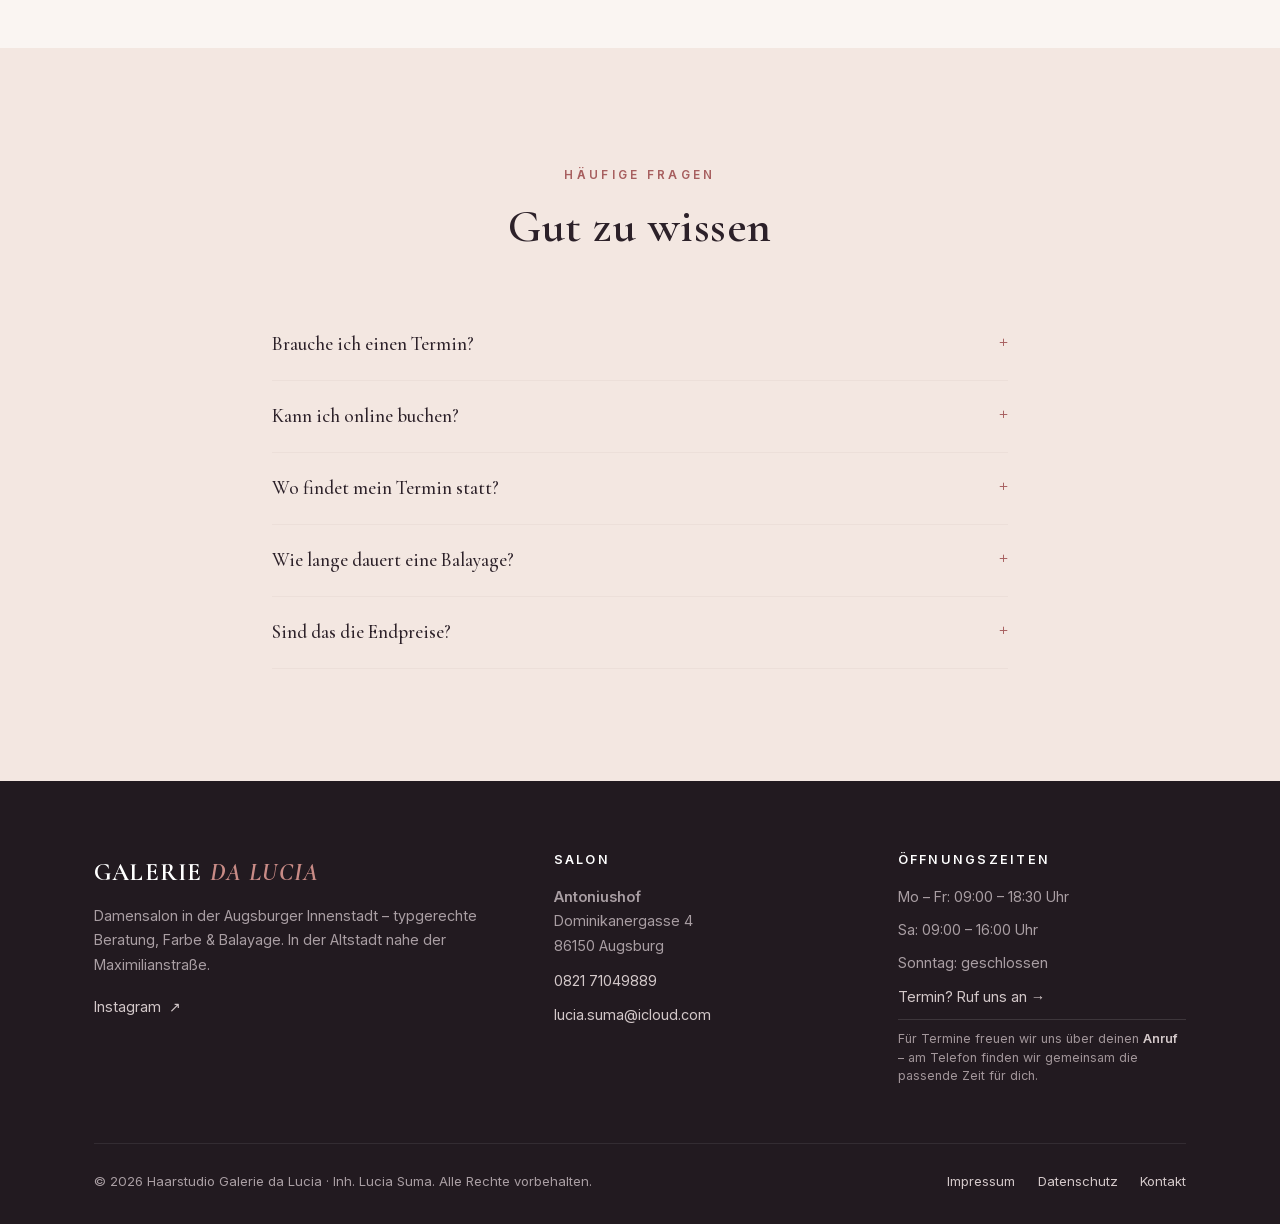
<file: leistungen.html>
<!DOCTYPE html>
<html lang="de">
<head>
<meta charset="utf-8">
<meta name="viewport" content="width=device-width, initial-scale=1">
<title>Leistungen – Haarstudio Galerie da Lucia | Augsburg</title>
<meta name="description" content="Leistungen &amp; Preise im Haarstudio Galerie da Lucia in Augsburg: Damen-, Herren- und Kinderschnitt, Haarfarbe, Balayage, Strähnen, Dauerwelle, Braut- &amp; Event-Styling sowie Augenbrauen und Wimpern. Termine unter 0821 71049889.">
<link rel="icon" href="assets/img/favicon.svg" type="image/svg+xml">
<link rel="stylesheet" href="css/style.css">
</head>
<body>

<header class="site-header">
  <div class="container site-header__inner">
    <a href="index.html" class="brand" aria-label="Haarstudio Galerie da Lucia – Lucia Suma"><img class="brand__logo" src="assets/img/logo.png" width="580" height="601" alt="Haarstudio Galerie da Lucia – Lucia Suma"></a>
    <nav class="nav" id="nav" aria-label="Hauptnavigation">
      <a href="index.html">Start</a>
      <a href="leistungen.html" aria-current="page">Leistungen</a>
      <a href="ueber-uns.html">Über uns</a>
      <a href="galerie.html">Galerie</a>
      <a href="standorte.html">Standort</a>
      <a href="kontakt.html">Kontakt</a>
    </nav>
    <div class="header-actions">
      <a href="tel:+4982171049889" class="header-phone">0821 71049889</a>
      <a href="tel:+4982171049889" class="btn btn--sm">Anrufen</a>
      <button class="nav-toggle" aria-label="Menü öffnen" aria-expanded="false" aria-controls="nav"><span></span></button>
    </div>
  </div>
</header>

<main>

  <section class="page-hero">
    <div class="container">
      <p class="breadcrumb"><a href="index.html">Start</a> &nbsp;/&nbsp; Leistungen</p>
      <h1>Leistungen &amp; Preise</h1>
      <p>Von Schnitt und Föhnen über Coloration und Balayage bis zu Braut-Styling und Augenbrauen – hier findest du unsere aktuellen Preise.</p>
    </div>
  </section>

  <section>
    <div class="container">
      <!-- DAMEN -->
      <div class="price-section reveal">
        <h3>Damen</h3>
        <p class="price-section__hint">Styling- &amp; Pflegeprodukte werden extra berechnet.</p>
        <div class="price-table-wrap">
          <table class="price-table">
            <thead>
              <tr><th scope="col">Leistung</th><th scope="col">bis Schulterlänge</th><th scope="col">ab Schulterlänge</th></tr>
            </thead>
            <tbody>
              <tr><th scope="row">Waschen, Föhnen / Legen</th><td>29,90&nbsp;€</td><td>39,90&nbsp;€</td></tr>
              <tr><th scope="row">Waschen, Schneiden, Föhnen / Legen</th><td>58,90&nbsp;€</td><td>68,90&nbsp;€</td></tr>
              <tr><th scope="row">Waschen, Schneiden, Trocknen</th><td>42,90&nbsp;€</td><td>52,90&nbsp;€</td></tr>
              <tr><th scope="row">Waschen, Trocknen</th><td>15,90&nbsp;€</td><td>20,90&nbsp;€</td></tr>
              <tr><th scope="row">Waschen, Schneiden</th><td>39,90&nbsp;€</td><td>45,90&nbsp;€</td></tr>
              <tr><th scope="row">Ponyschnitt</th><td>9,90&nbsp;€</td><td>9,90&nbsp;€</td></tr>
              <tr><th scope="row">Nacken ausradieren</th><td>9,90&nbsp;€</td><td class="pt-none">–</td></tr>
            </tbody>
          </table>
        </div>
      </div>

      <!-- HAARFARBE -->
      <div class="price-section reveal">
        <h3>Haarfarbe</h3>
        <p class="price-section__hint">Alle Preise inkl. Waschen, Schneiden, Föhnen/Legen, Pflegeshampoo &amp; Haarkur.</p>
        <div class="price-table-wrap">
          <table class="price-table">
            <thead>
              <tr><th scope="col">Leistung</th><th scope="col">bis 2&nbsp;cm</th><th scope="col">ab 2&nbsp;cm</th></tr>
            </thead>
            <tbody>
              <tr><th scope="row">Ansatzfärbung</th><td>129,90&nbsp;€</td><td>149,90&nbsp;€</td></tr>
              <tr><th scope="row">Komplettfärbung</th><td>139,90&nbsp;€</td><td>159,90&nbsp;€</td></tr>
              <tr><th scope="row">Intensivtönung</th><td>129,90&nbsp;€</td><td>139,90&nbsp;€</td></tr>
              <tr><th scope="row">Balayage</th><td>149,90&nbsp;€</td><td>179,90&nbsp;€</td></tr>
              <tr><th scope="row">Strähnen <span class="sub">bis 25 Folien</span></th><td>139,90&nbsp;€</td><td>159,90&nbsp;€</td></tr>
              <tr><th scope="row">Haubensträhnen / Kammsträhnen <span class="sub">bis Schulterlänge</span></th><td>119,90&nbsp;€</td><td>149,90&nbsp;€</td></tr>
              <tr><th scope="row">Dauerwelle</th><td>149,90&nbsp;€</td><td>169,90&nbsp;€</td></tr>
              <tr><th scope="row">Steckfrisur</th><td>75,00&nbsp;€</td><td>75,00&nbsp;€</td></tr>
              <tr><th scope="row">Braut</th><td>250,00&nbsp;€</td><td>250,00&nbsp;€</td></tr>
            </tbody>
          </table>
        </div>
      </div>

      <!-- HERREN -->
      <div class="price-section reveal">
        <h3>Herren</h3>
        <p class="price-section__hint">Styling- &amp; Pflegeprodukte werden extra berechnet.</p>
        <div class="price-table-wrap">
          <table class="price-table">
            <thead>
              <tr><th scope="col">Leistung</th><th scope="col">Preis</th></tr>
            </thead>
            <tbody>
              <tr><th scope="row">Waschen, Schneiden, Föhnen</th><td>32,90&nbsp;€</td></tr>
              <tr><th scope="row">Maschinen-Haarschnitt</th><td>23,90&nbsp;€</td></tr>
              <tr><th scope="row">Bartschnitt</th><td>15,90&nbsp;€</td></tr>
              <tr><th scope="row">Strähnen <span class="sub">inkl. Schneiden &amp; Föhnen</span></th><td>96,90&nbsp;€</td></tr>
              <tr><th scope="row">Färben <span class="sub">inkl. Schneiden &amp; Föhnen</span></th><td>93,90&nbsp;€</td></tr>
            </tbody>
          </table>
        </div>
      </div>

      <!-- KINDER -->
      <div class="price-section reveal">
        <h3>Kinder</h3>
        <p class="price-section__hint">Bis zum 12. Lebensjahr.</p>
        <div class="price-table-wrap">
          <table class="price-table">
            <thead>
              <tr><th scope="col">Leistung</th><th scope="col">bis Schulterlänge</th><th scope="col">ab Schulterlänge</th></tr>
            </thead>
            <tbody>
              <tr><th scope="row">Waschen, Schneiden, Trocknen</th><td>26,90&nbsp;€</td><td>29,90&nbsp;€</td></tr>
              <tr><th scope="row">Föhnen extra</th><td class="pt-none">–</td><td>15,90&nbsp;€</td></tr>
            </tbody>
          </table>
        </div>
      </div>

      <!-- AUGEN -->
      <div class="price-section reveal">
        <h3>Augen</h3>
        <p class="price-section__hint">„Augen komplett“ inkl. Augenbrauen zupfen, Augenbrauen färben &amp; Wimpern färben.</p>
        <div class="price-table-wrap">
          <table class="price-table">
            <thead>
              <tr><th scope="col">Leistung</th><th scope="col">Preis</th></tr>
            </thead>
            <tbody>
              <tr><th scope="row">Augenbrauen zupfen</th><td>9,90&nbsp;€</td></tr>
              <tr><th scope="row">Augenbrauen färben</th><td>9,90&nbsp;€</td></tr>
              <tr><th scope="row">Wimpern färben</th><td>14,90&nbsp;€</td></tr>
              <tr><th scope="row">Augen komplett</th><td>29,90&nbsp;€</td></tr>
            </tbody>
          </table>
        </div>
      </div>

      <!-- INKLUSIVE -->
      <div class="price-section reveal">
        <h3>Im Preis enthalten</h3>
        <div class="price-table-wrap">
          <table class="price-table">
            <tbody>
              <tr><th scope="row">Kopfmassage im Massagesessel <span class="sub">bei jeder Haarwäsche</span></th><td>inklusive</td></tr>
              <tr><th scope="row">Pflege- &amp; Stylingberatung für zu Hause</th><td>inklusive</td></tr>
            </tbody>
          </table>
        </div>
      </div>

      <p class="price-note reveal" style="margin-top:2.5rem;text-align:center">
        <em>Schönheit beginnt mit einem guten Gefühl.</em> Wir freuen uns auf deinen Besuch!
      </p>

      <p class="text-center reveal" style="margin-top:1.5rem">
        <a href="tel:+4982171049889" class="btn">Termin: jetzt anrufen</a>
      </p>
    </div>
  </section>

  <section class="section-tint">
    <div class="container">
      <div class="section-head text-center reveal">
        <span class="eyebrow">Häufige Fragen</span>
        <h2>Gut zu wissen</h2>
      </div>
      <div class="faq reveal">
        <details>
          <summary>Brauche ich einen Termin?</summary>
          <p>Ja, ruf uns vorab bitte kurz an – besonders für Farbe und Balayage möchten wir genug Zeit für dich einplanen. Du erreichst uns unter 0821 71049889.</p>
        </details>
        <details>
          <summary>Kann ich online buchen?</summary>
          <p>Eine Online-Buchung bieten wir bewusst nicht an. Termine besprechen wir lieber persönlich am Telefon – so hören wir gleich, was du dir wünschst, und planen die richtige Zeit dafür ein. Ruf einfach an: <a href="tel:+4982171049889">0821 71049889</a>.</p>
        </details>
        <details>
          <summary>Wo findet mein Termin statt?</summary>
          <p>In unserem Salon im Antoniushof, Dominikanergasse 4, in der Augsburger Altstadt – nur wenige Schritte von der Maximilianstraße.</p>
        </details>
        <details>
          <summary>Wie lange dauert eine Balayage?</summary>
          <p>Je nach Ausgangshaar und Wunschergebnis etwa 2 bis 4 Stunden. Bei größeren Farbveränderungen empfehlen wir vorab einen kurzen Beratungstermin, damit wir Aufwand, Pflege und Preis realistisch einschätzen können.</p>
        </details>
        <details>
          <summary>Sind das die Endpreise?</summary>
          <p>Ja – die oben genannten Preise sind Endpreise inkl. MwSt. Bei Farbe, Strähnen und Blondierung hängt der genaue Preis von Haarlänge, Haardichte und Aufwand ab – wir nennen ihn dir vor der Behandlung verbindlich. Styling- und Pflegeprodukte werden extra berechnet.</p>
        </details>
      </div>
    </div>
  </section>

</main>

<footer class="site-footer">
  <div class="container">
    <div class="footer-grid">
      <div>
        <div class="footer-brand">Galerie <span>da&nbsp;Lucia</span></div>
        <p>Damensalon in der Augsburger Innenstadt – typgerechte Beratung, Farbe &amp; Balayage. In der Altstadt nahe der Maximilianstraße.</p>
        <a href="https://www.instagram.com/haarstudio_galerie_da_lucia/" target="_blank" rel="noopener">Instagram &nbsp;↗</a>
      </div>
      <div>
        <h4>Salon</h4>
        <ul>
          <li><strong>Antoniushof</strong><br>Dominikanergasse 4<br>86150 Augsburg</li>
          <li style="margin-top:.7rem"><a href="tel:+4982171049889">0821 71049889</a></li>
          <li style="margin-top:.35rem"><a href="mailto:lucia.suma@icloud.com">lucia.suma@icloud.com</a></li>
        </ul>
      </div>
      <div>
        <h4>Öffnungszeiten</h4>
        <ul>
          <li>Mo – Fr: 09:00 – 18:30 Uhr</li>
          <li>Sa: 09:00 – 16:00 Uhr</li>
          <li>Sonntag: geschlossen</li>
          <li style="margin-top:.6rem"><a href="tel:+4982171049889">Termin? Ruf uns an →</a></li>
          <li class="footer-note" style="margin-top:.6rem">Für Termine freuen wir uns über deinen <strong>Anruf</strong> – am Telefon finden wir gemeinsam die passende Zeit für dich.</li>
        </ul>
      </div>
    </div>
    <div class="footer-bottom">
      <span>© <span data-year>2026</span> Haarstudio Galerie da Lucia · Inh. Lucia Suma. Alle Rechte vorbehalten.</span>
      <nav>
        <a href="impressum.html">Impressum</a>
        <a href="datenschutz.html">Datenschutz</a>
        <a href="kontakt.html">Kontakt</a>
      </nav>
    </div>
  </div>
</footer>

<script src="js/main.js"></script>
</body>
</html>
</file>
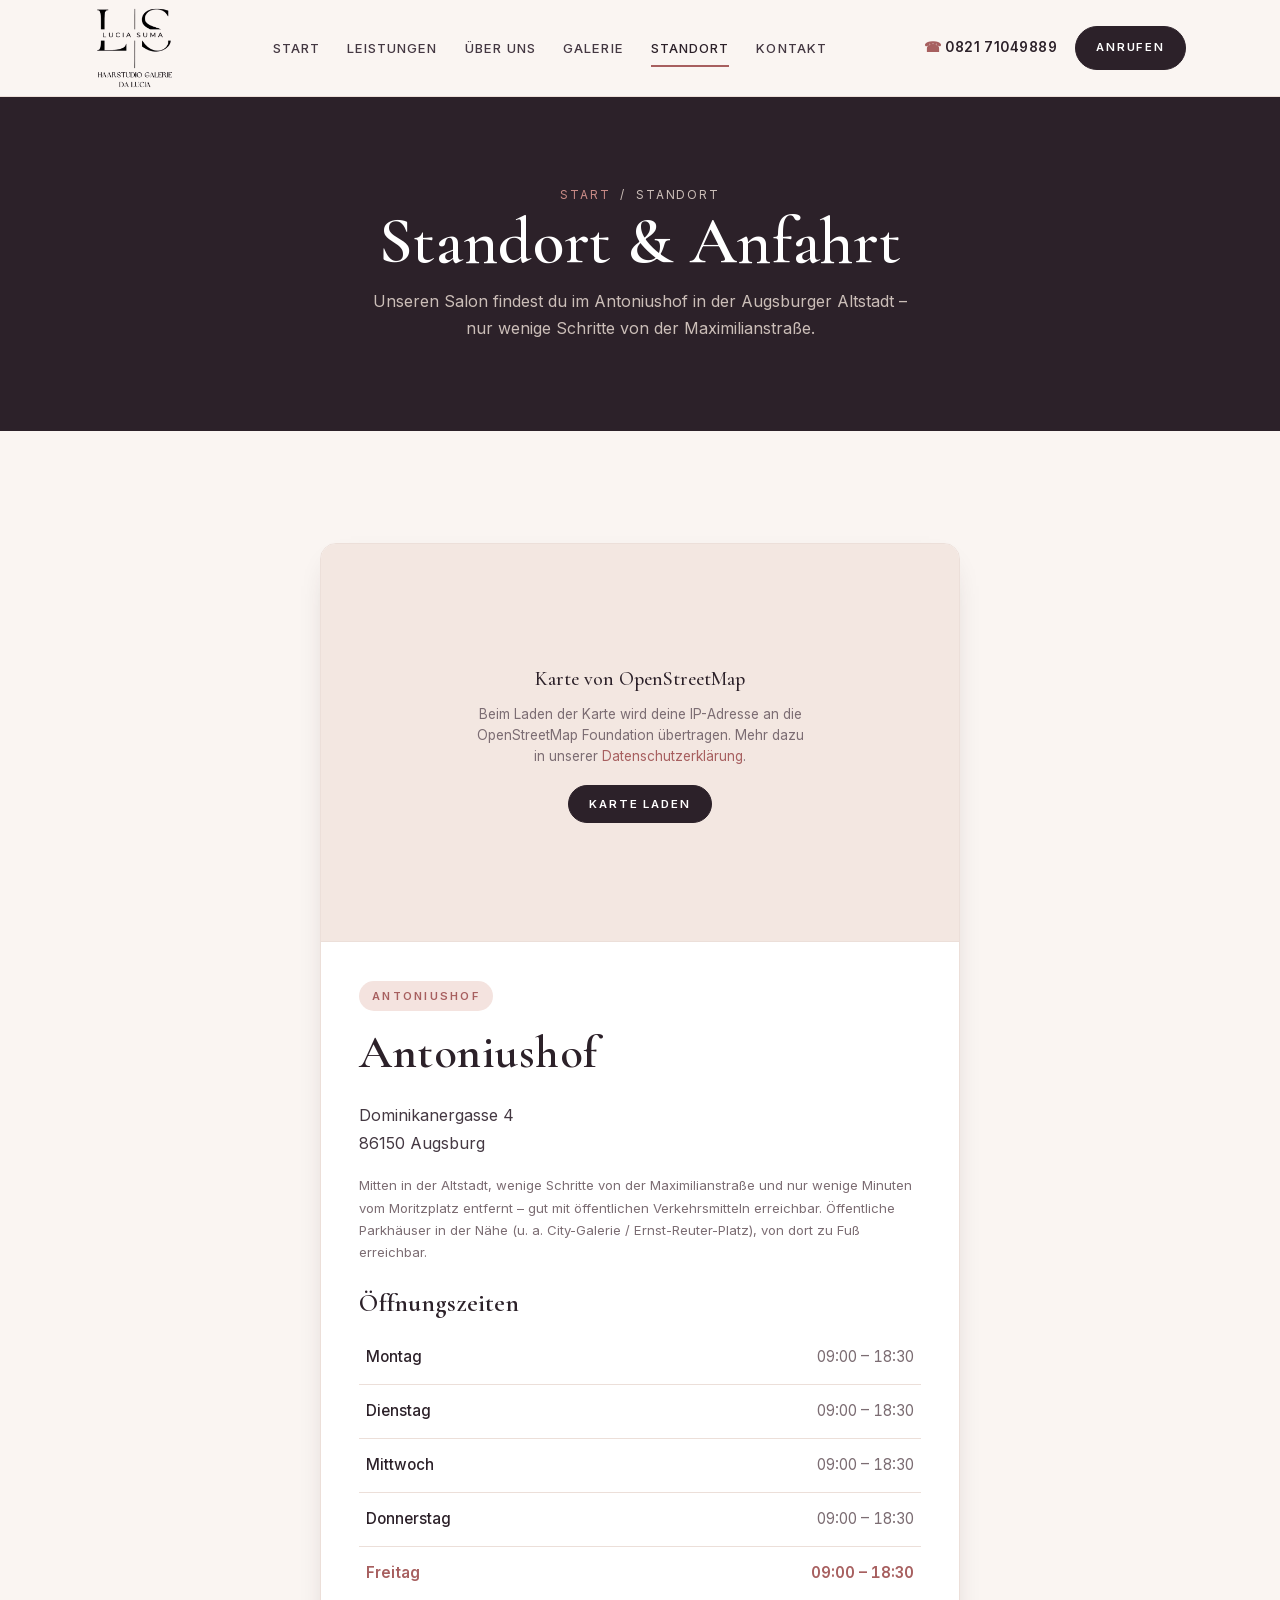
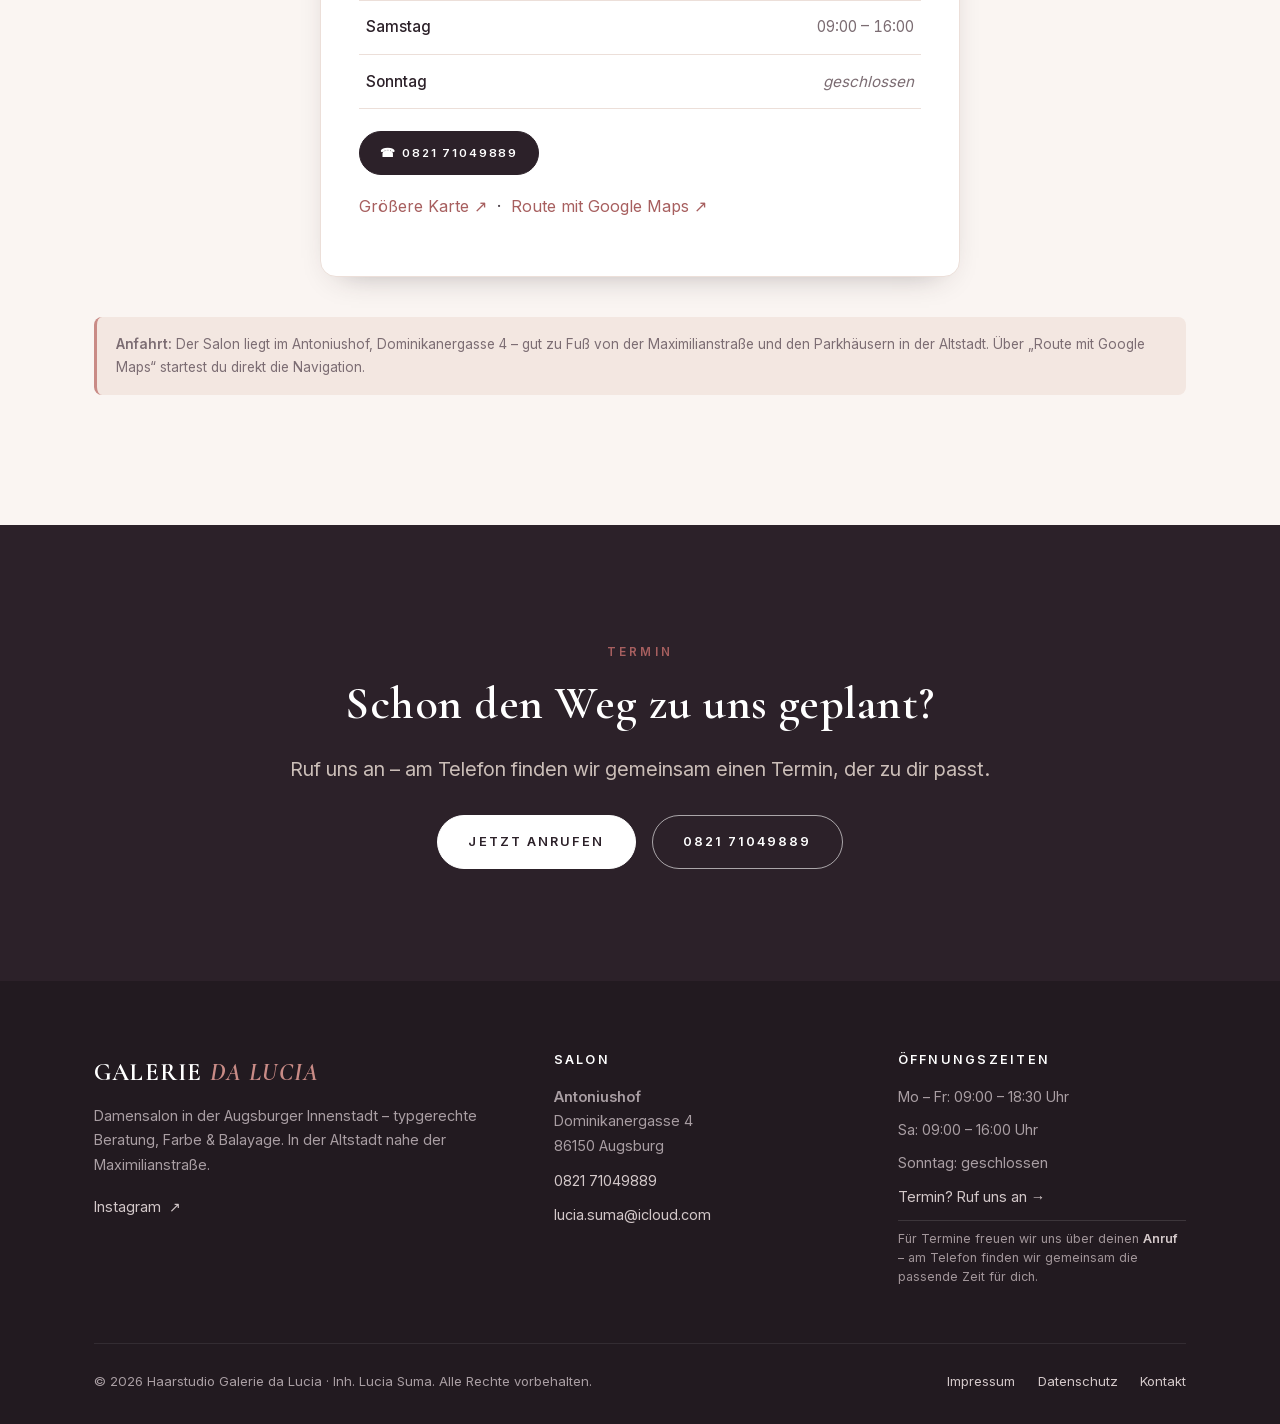
<file: standorte.html>
<!DOCTYPE html>
<html lang="de">
<head>
<meta charset="utf-8">
<meta name="viewport" content="width=device-width, initial-scale=1">
<title>Standort &amp; Anfahrt – Haarstudio Galerie da Lucia | Augsburg</title>
<meta name="description" content="Standort von Haarstudio Galerie da Lucia in Augsburg: im Antoniushof, Dominikanergasse 4, nahe der Maximilianstraße. Öffnungszeiten Mo–Fr 09:00–18:30, Sa 09:00–16:00 Uhr. Anfahrt und Karte auf der Seite.">
<link rel="icon" href="assets/img/favicon.svg" type="image/svg+xml">
<link rel="stylesheet" href="css/style.css">
</head>
<body>

<header class="site-header">
  <div class="container site-header__inner">
    <a href="index.html" class="brand" aria-label="Haarstudio Galerie da Lucia – Lucia Suma"><img class="brand__logo" src="assets/img/logo.png" width="580" height="601" alt="Haarstudio Galerie da Lucia – Lucia Suma"></a>
    <nav class="nav" id="nav" aria-label="Hauptnavigation">
      <a href="index.html">Start</a>
      <a href="leistungen.html">Leistungen</a>
      <a href="ueber-uns.html">Über uns</a>
      <a href="galerie.html">Galerie</a>
      <a href="standorte.html" aria-current="page">Standort</a>
      <a href="kontakt.html">Kontakt</a>
    </nav>
    <div class="header-actions">
      <a href="tel:+4982171049889" class="header-phone">0821 71049889</a>
      <a href="tel:+4982171049889" class="btn btn--sm">Anrufen</a>
      <button class="nav-toggle" aria-label="Menü öffnen" aria-expanded="false" aria-controls="nav"><span></span></button>
    </div>
  </div>
</header>

<main>

  <section class="page-hero">
    <div class="container">
      <p class="breadcrumb"><a href="index.html">Start</a> &nbsp;/&nbsp; Standort</p>
      <h1>Standort &amp; Anfahrt</h1>
      <p>Unseren Salon findest du im Antoniushof in der Augsburger Altstadt – nur wenige Schritte von der Maximilianstraße.</p>
    </div>
  </section>

  <section>
    <div class="container">
      <div class="location-stack" style="grid-template-columns:1fr;max-width:640px;margin-inline:auto">

        <!-- ANTONIUSHOF -->
        <article class="location-card reveal">
          <div class="map-consent" data-map-consent
               data-map-src="https://www.openstreetmap.org/export/embed.html?bbox=10.89532%2C48.36380%2C10.90432%2C48.36800&amp;layer=mapnik&amp;marker=48.36590%2C10.89982"
               data-map-title="Karte: Haarstudio Galerie da Lucia, Dominikanergasse 4, 86150 Augsburg">
            <div class="map-consent__inner">
              <p class="map-consent__title">Karte von OpenStreetMap</p>
              <p class="map-consent__text">Beim Laden der Karte wird deine IP-Adresse an die OpenStreetMap Foundation übertragen. Mehr dazu in unserer <a href="datenschutz.html">Datenschutzerklärung</a>.</p>
              <button type="button" class="btn btn--sm" data-map-load>Karte laden</button>
            </div>
          </div>
          <div class="location-card__body">
            <span class="location-card__tag">Antoniushof</span>
            <h2>Antoniushof</h2>
            <p>
              Dominikanergasse 4<br>
              86150 Augsburg
            </p>
            <p class="form-note">Mitten in der Altstadt, wenige Schritte von der Maximilianstraße und nur wenige Minuten vom Moritzplatz entfernt – gut mit öffentlichen Verkehrsmitteln erreichbar. Öffentliche Parkhäuser in der Nähe (u.&nbsp;a. City-Galerie / Ernst-Reuter-Platz), von dort zu Fuß erreichbar.</p>
            <h3 style="margin-top:1.6rem">Öffnungszeiten</h3>
            <table class="hours-table" aria-label="Öffnungszeiten Antoniushof">
              <tbody>
                <tr><th>Montag</th><td>09:00 – 18:30</td></tr>
                <tr><th>Dienstag</th><td>09:00 – 18:30</td></tr>
                <tr><th>Mittwoch</th><td>09:00 – 18:30</td></tr>
                <tr><th>Donnerstag</th><td>09:00 – 18:30</td></tr>
                <tr><th>Freitag</th><td>09:00 – 18:30</td></tr>
                <tr><th>Samstag</th><td>09:00 – 16:00</td></tr>
                <tr class="closed"><th>Sonntag</th><td>geschlossen</td></tr>
              </tbody>
            </table>
            <p style="margin-top:1.4rem">
              <a href="tel:+4982171049889" class="btn btn--sm">☎ 0821 71049889</a>
            </p>
            <p style="margin-top:1rem">
              <a href="https://www.openstreetmap.org/?mlat=48.36590&amp;mlon=10.89982#map=18/48.36590/10.89982" target="_blank" rel="noopener">Größere Karte ↗</a>
              &nbsp;·&nbsp;
              <a href="https://www.google.com/maps/search/?api=1&amp;query=Haarstudio%20Galerie%20da%20Lucia%2C%20Dominikanergasse%204%2C%2086150%20Augsburg" target="_blank" rel="noopener">Route mit Google Maps ↗</a>
            </p>
          </div>
        </article>

      </div>

      <p class="price-note reveal" style="margin-top:2.5rem">
        <strong>Anfahrt:</strong> Der Salon liegt im Antoniushof, Dominikanergasse 4 – gut zu Fuß von der Maximilianstraße und den Parkhäusern in der Altstadt. Über „Route mit Google Maps“ startest du direkt die Navigation.
      </p>
    </div>
  </section>

  <section class="cta-band">
    <div class="container reveal">
      <span class="eyebrow">Termin</span>
      <h2>Schon den Weg zu uns geplant?</h2>
      <p class="lead">Ruf uns an – am Telefon finden wir gemeinsam einen Termin, der zu dir passt.</p>
      <div class="hero__cta">
        <a href="tel:+4982171049889" class="btn btn--light">Jetzt anrufen</a>
        <a href="tel:+4982171049889" class="btn btn--ghost" style="color:#fff;border-color:rgba(255,255,255,.6)">0821 71049889</a>
      </div>
    </div>
  </section>

</main>

<footer class="site-footer">
  <div class="container">
    <div class="footer-grid">
      <div>
        <div class="footer-brand">Galerie <span>da&nbsp;Lucia</span></div>
        <p>Damensalon in der Augsburger Innenstadt – typgerechte Beratung, Farbe &amp; Balayage. In der Altstadt nahe der Maximilianstraße.</p>
        <a href="https://www.instagram.com/haarstudio_galerie_da_lucia/" target="_blank" rel="noopener">Instagram &nbsp;↗</a>
      </div>
      <div>
        <h4>Salon</h4>
        <ul>
          <li><strong>Antoniushof</strong><br>Dominikanergasse 4<br>86150 Augsburg</li>
          <li style="margin-top:.7rem"><a href="tel:+4982171049889">0821 71049889</a></li>
          <li style="margin-top:.35rem"><a href="mailto:lucia.suma@icloud.com">lucia.suma@icloud.com</a></li>
        </ul>
      </div>
      <div>
        <h4>Öffnungszeiten</h4>
        <ul>
          <li>Mo – Fr: 09:00 – 18:30 Uhr</li>
          <li>Sa: 09:00 – 16:00 Uhr</li>
          <li>Sonntag: geschlossen</li>
          <li style="margin-top:.6rem"><a href="tel:+4982171049889">Termin? Ruf uns an →</a></li>
          <li class="footer-note" style="margin-top:.6rem">Für Termine freuen wir uns über deinen <strong>Anruf</strong> – am Telefon finden wir gemeinsam die passende Zeit für dich.</li>
        </ul>
      </div>
    </div>
    <div class="footer-bottom">
      <span>© <span data-year>2026</span> Haarstudio Galerie da Lucia · Inh. Lucia Suma. Alle Rechte vorbehalten.</span>
      <nav>
        <a href="impressum.html">Impressum</a>
        <a href="datenschutz.html">Datenschutz</a>
        <a href="kontakt.html">Kontakt</a>
      </nav>
    </div>
  </div>
</footer>

<script src="js/main.js"></script>
</body>
</html>
</file>
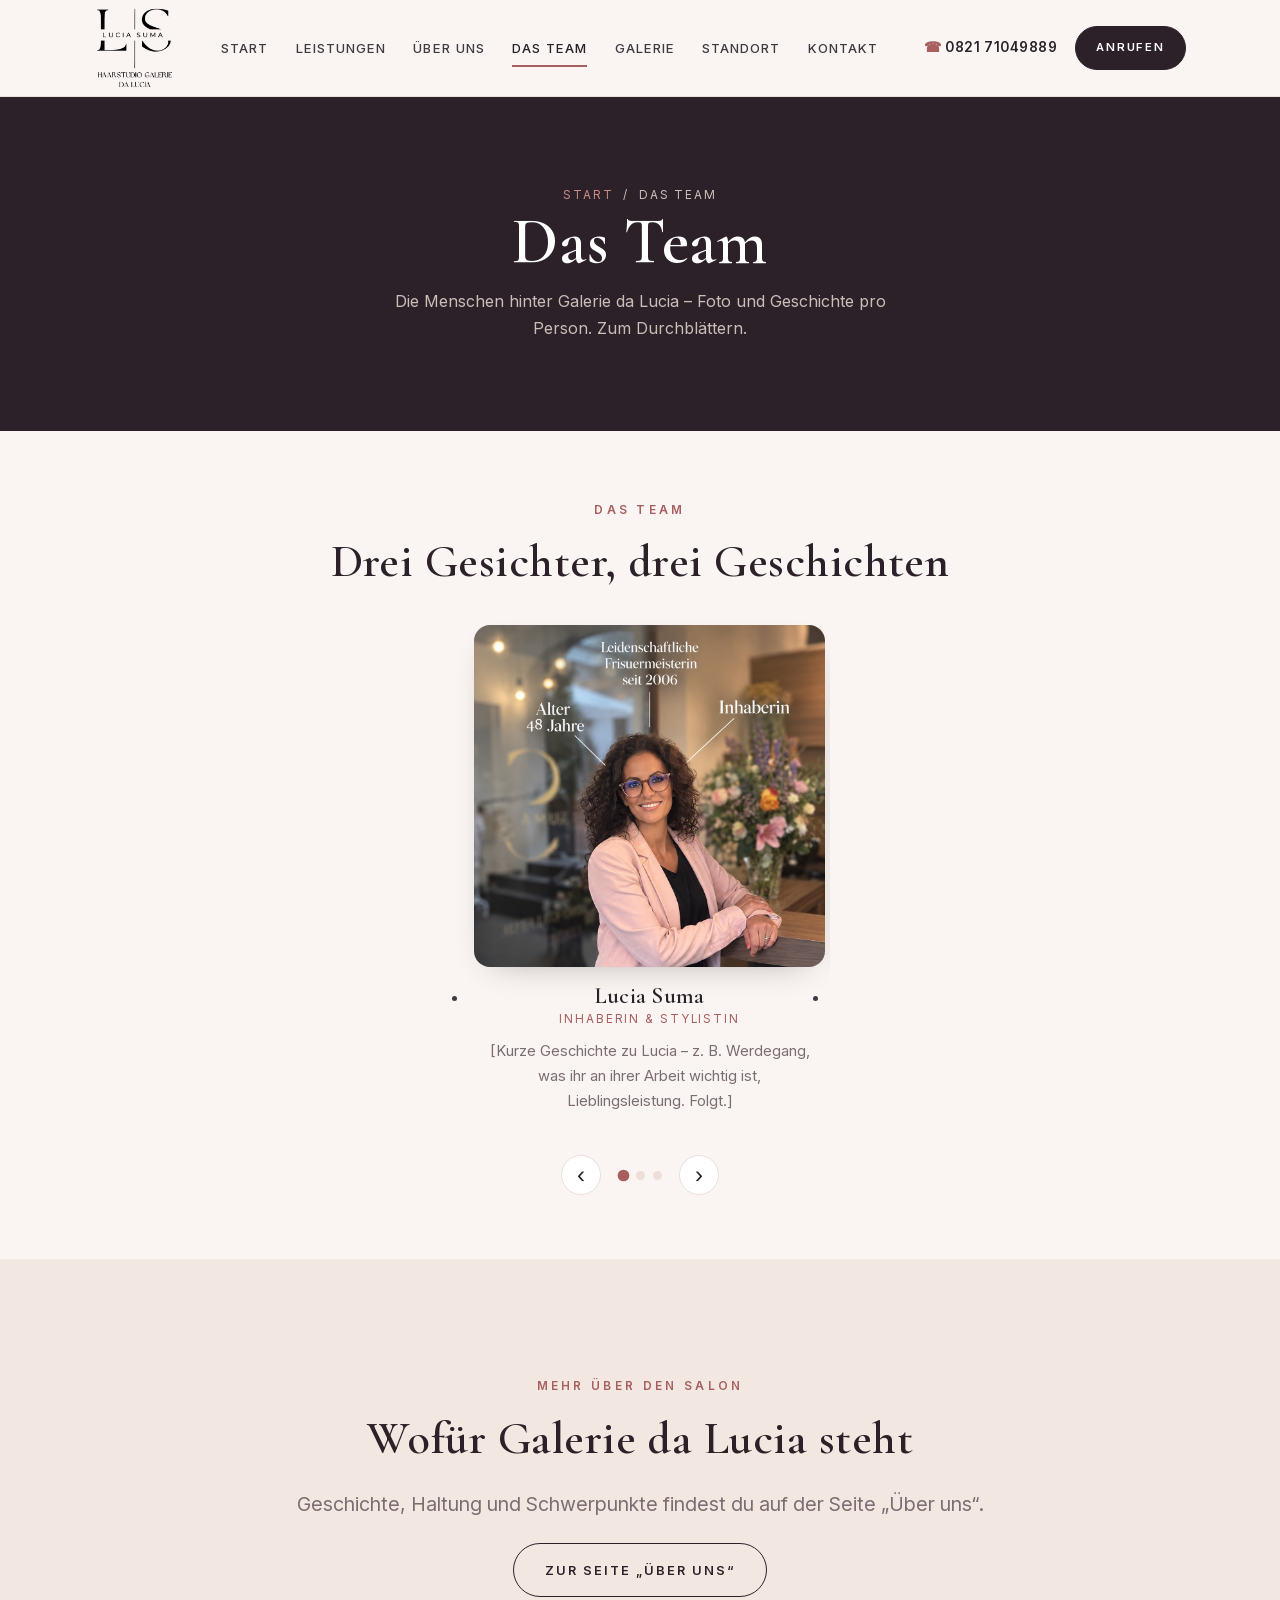
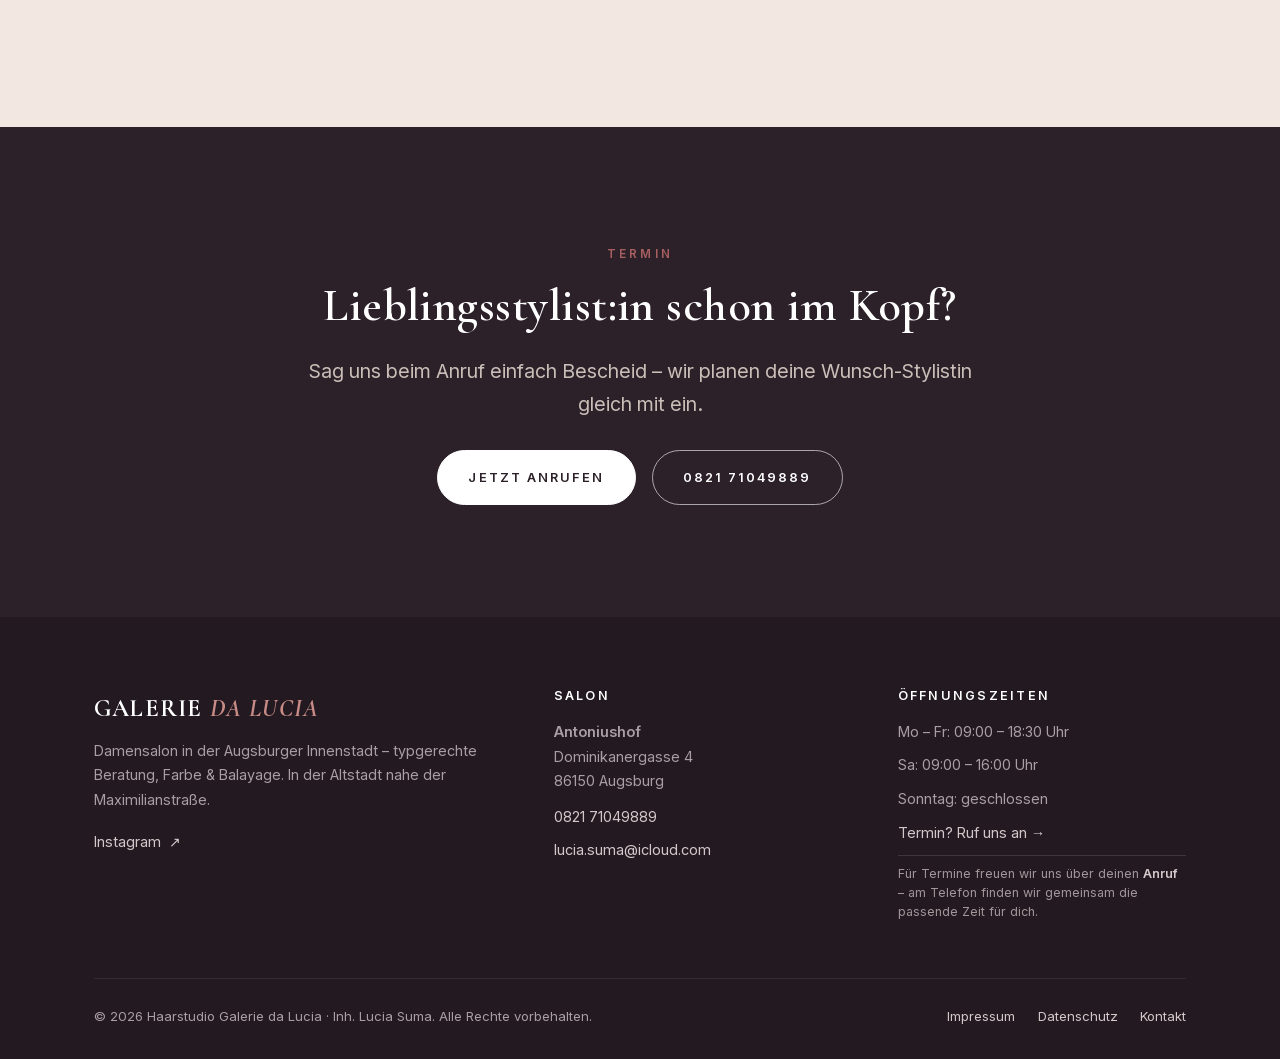
<file: team.html>
<!DOCTYPE html>
<html lang="de">
<head>
<meta charset="utf-8">
<meta name="viewport" content="width=device-width, initial-scale=1">
<title>Das Team – Haarstudio Galerie da Lucia | Augsburg</title>
<meta name="description" content="Das Team vom Haarstudio Galerie da Lucia in Augsburg: die Menschen hinter Beratung, Schnitt, Farbe und Balayage – im Antoniushof in der Altstadt.">
<link rel="icon" href="assets/img/favicon.svg" type="image/svg+xml">
<link rel="stylesheet" href="css/style.css">
</head>
<body>

<header class="site-header">
  <div class="container site-header__inner">
    <a href="index.html" class="brand" aria-label="Haarstudio Galerie da Lucia – Lucia Suma"><img class="brand__logo" src="assets/img/logo.png" width="580" height="601" alt="Haarstudio Galerie da Lucia – Lucia Suma"></a>
    <nav class="nav" id="nav" aria-label="Hauptnavigation">
      <a href="index.html">Start</a>
      <a href="leistungen.html">Leistungen</a>
      <a href="ueber-uns.html">Über uns</a>
      <a href="team.html" aria-current="page">Das Team</a>
      <a href="galerie.html">Galerie</a>
      <a href="standorte.html">Standort</a>
      <a href="kontakt.html">Kontakt</a>
    </nav>
    <div class="header-actions">
      <a href="tel:+4982171049889" class="header-phone">0821 71049889</a>
      <a href="tel:+4982171049889" class="btn btn--sm">Anrufen</a>
      <button class="nav-toggle" aria-label="Menü öffnen" aria-expanded="false" aria-controls="nav"><span></span></button>
    </div>
  </div>
</header>

<main>

  <section class="page-hero">
    <div class="container">
      <p class="breadcrumb"><a href="index.html">Start</a> &nbsp;/&nbsp; Das Team</p>
      <h1>Das Team</h1>
      <p>Die Menschen hinter Galerie da Lucia – Foto und Geschichte pro Person. Zum Durchblättern.</p>
    </div>
  </section>

  <section class="section--tight">
    <div class="container">
      <div class="section-head text-center reveal">
        <span class="eyebrow">Das Team</span>
        <h2>Drei Gesichter, drei Geschichten</h2>
      </div>

      <div class="team-slider reveal" data-team-slider tabindex="0" role="group" aria-roledescription="Bilder-Slider" aria-label="Team-Slider">
        <div class="team-slider__viewport">
          <ul class="team-slider__track">

            <li class="team-slide" role="group" aria-roledescription="Folie" aria-label="1 von 3">
              <figure class="team-slide__card">
                <div class="team-slide__photo">
                  <img src="assets/img/team-1.jpg" alt="Platzhalter-Foto Person 1 – wird noch ersetzt" width="1000" height="1250" loading="lazy" decoding="async">
                </div>
                <figcaption class="team-slide__body">
                  <h3>Lucia Suma</h3>
                  <p class="role">Inhaberin &amp; Stylistin</p>
                  <p class="team-slide__story">[Kurze Geschichte zu Lucia – z.&nbsp;B. Werdegang, was ihr an ihrer Arbeit wichtig ist, Lieblingsleistung. Folgt.]</p>
                </figcaption>
              </figure>
            </li>

            <li class="team-slide" role="group" aria-roledescription="Folie" aria-label="2 von 3">
              <figure class="team-slide__card">
                <div class="team-slide__photo">
                  <img src="assets/img/team-2.jpg" alt="Platzhalter-Foto Person 2 – wird noch ersetzt" width="1000" height="1250" loading="lazy" decoding="async">
                </div>
                <figcaption class="team-slide__body">
                  <h3>Yasemin</h3>
                  <p class="role">Stylistin</p>
                  <p class="team-slide__story">[Kurze Geschichte zu Yasemin – Schwerpunkte, wie lange schon im Salon, was Kundinnen an ihr schätzen. Folgt.]</p>
                </figcaption>
              </figure>
            </li>

            <li class="team-slide" role="group" aria-roledescription="Folie" aria-label="3 von 3">
              <figure class="team-slide__card">
                <div class="team-slide__photo">
                  <img src="assets/img/team-3.jpg" alt="Platzhalter-Foto Person 3 – wird noch ersetzt" width="1000" height="1250" loading="lazy" decoding="async">
                </div>
                <figcaption class="team-slide__body">
                  <h3>Name eintragen</h3>
                  <p class="role">Stylist:in</p>
                  <p class="team-slide__story">[Kurze Geschichte zur dritten Person – Rolle im Salon, Spezialgebiet, ein persönlicher Satz. Folgt.]</p>
                </figcaption>
              </figure>
            </li>

          </ul>
        </div>

        <div class="team-slider__controls">
          <button class="team-slider__nav" type="button" data-dir="prev" aria-label="Vorherige Person">&#8249;</button>
          <div class="team-slider__dots" role="tablist" aria-label="Person auswählen">
            <button class="team-slider__dot is-active" type="button" data-go="0" aria-label="Person 1"></button>
            <button class="team-slider__dot" type="button" data-go="1" aria-label="Person 2"></button>
            <button class="team-slider__dot" type="button" data-go="2" aria-label="Person 3"></button>
          </div>
          <button class="team-slider__nav" type="button" data-dir="next" aria-label="Nächste Person">&#8250;</button>
        </div>
      </div>
    </div>
  </section>

  <section class="section-tint">
    <div class="container text-center reveal">
      <span class="eyebrow">Mehr über den Salon</span>
      <h2>Wofür Galerie da Lucia steht</h2>
      <p class="lead mx-auto">Geschichte, Haltung und Schwerpunkte findest du auf der Seite „Über uns“.</p>
      <p style="margin-top:1.4rem"><a href="ueber-uns.html" class="btn btn--ghost">Zur Seite „Über uns“</a></p>
    </div>
  </section>

  <section class="cta-band">
    <div class="container reveal">
      <span class="eyebrow">Termin</span>
      <h2>Lieblingsstylist:in schon im Kopf?</h2>
      <p class="lead">Sag uns beim Anruf einfach Bescheid – wir planen deine Wunsch-Stylistin gleich mit ein.</p>
      <div class="hero__cta">
        <a href="tel:+4982171049889" class="btn btn--light">Jetzt anrufen</a>
        <a href="tel:+4982171049889" class="btn btn--ghost" style="color:#fff;border-color:rgba(255,255,255,.6)">0821 71049889</a>
      </div>
    </div>
  </section>

</main>

<footer class="site-footer">
  <div class="container">
    <div class="footer-grid">
      <div>
        <div class="footer-brand">Galerie <span>da&nbsp;Lucia</span></div>
        <p>Damensalon in der Augsburger Innenstadt – typgerechte Beratung, Farbe &amp; Balayage. In der Altstadt nahe der Maximilianstraße.</p>
        <a href="https://www.instagram.com/haarstudio_galerie_da_lucia/" target="_blank" rel="noopener">Instagram &nbsp;↗</a>
      </div>
      <div>
        <h4>Salon</h4>
        <ul>
          <li><strong>Antoniushof</strong><br>Dominikanergasse 4<br>86150 Augsburg</li>
          <li style="margin-top:.7rem"><a href="tel:+4982171049889">0821 71049889</a></li>
          <li style="margin-top:.35rem"><a href="mailto:lucia.suma@icloud.com">lucia.suma@icloud.com</a></li>
        </ul>
      </div>
      <div>
        <h4>Öffnungszeiten</h4>
        <ul>
          <li>Mo – Fr: 09:00 – 18:30 Uhr</li>
          <li>Sa: 09:00 – 16:00 Uhr</li>
          <li>Sonntag: geschlossen</li>
          <li style="margin-top:.6rem"><a href="tel:+4982171049889">Termin? Ruf uns an →</a></li>
          <li class="footer-note" style="margin-top:.6rem">Für Termine freuen wir uns über deinen <strong>Anruf</strong> – am Telefon finden wir gemeinsam die passende Zeit für dich.</li>
        </ul>
      </div>
    </div>
    <div class="footer-bottom">
      <span>© <span data-year>2026</span> Haarstudio Galerie da Lucia · Inh. Lucia Suma. Alle Rechte vorbehalten.</span>
      <nav>
        <a href="impressum.html">Impressum</a>
        <a href="datenschutz.html">Datenschutz</a>
        <a href="kontakt.html">Kontakt</a>
      </nav>
    </div>
  </div>
</footer>

<script src="js/main.js"></script>
</body>
</html>
</file>
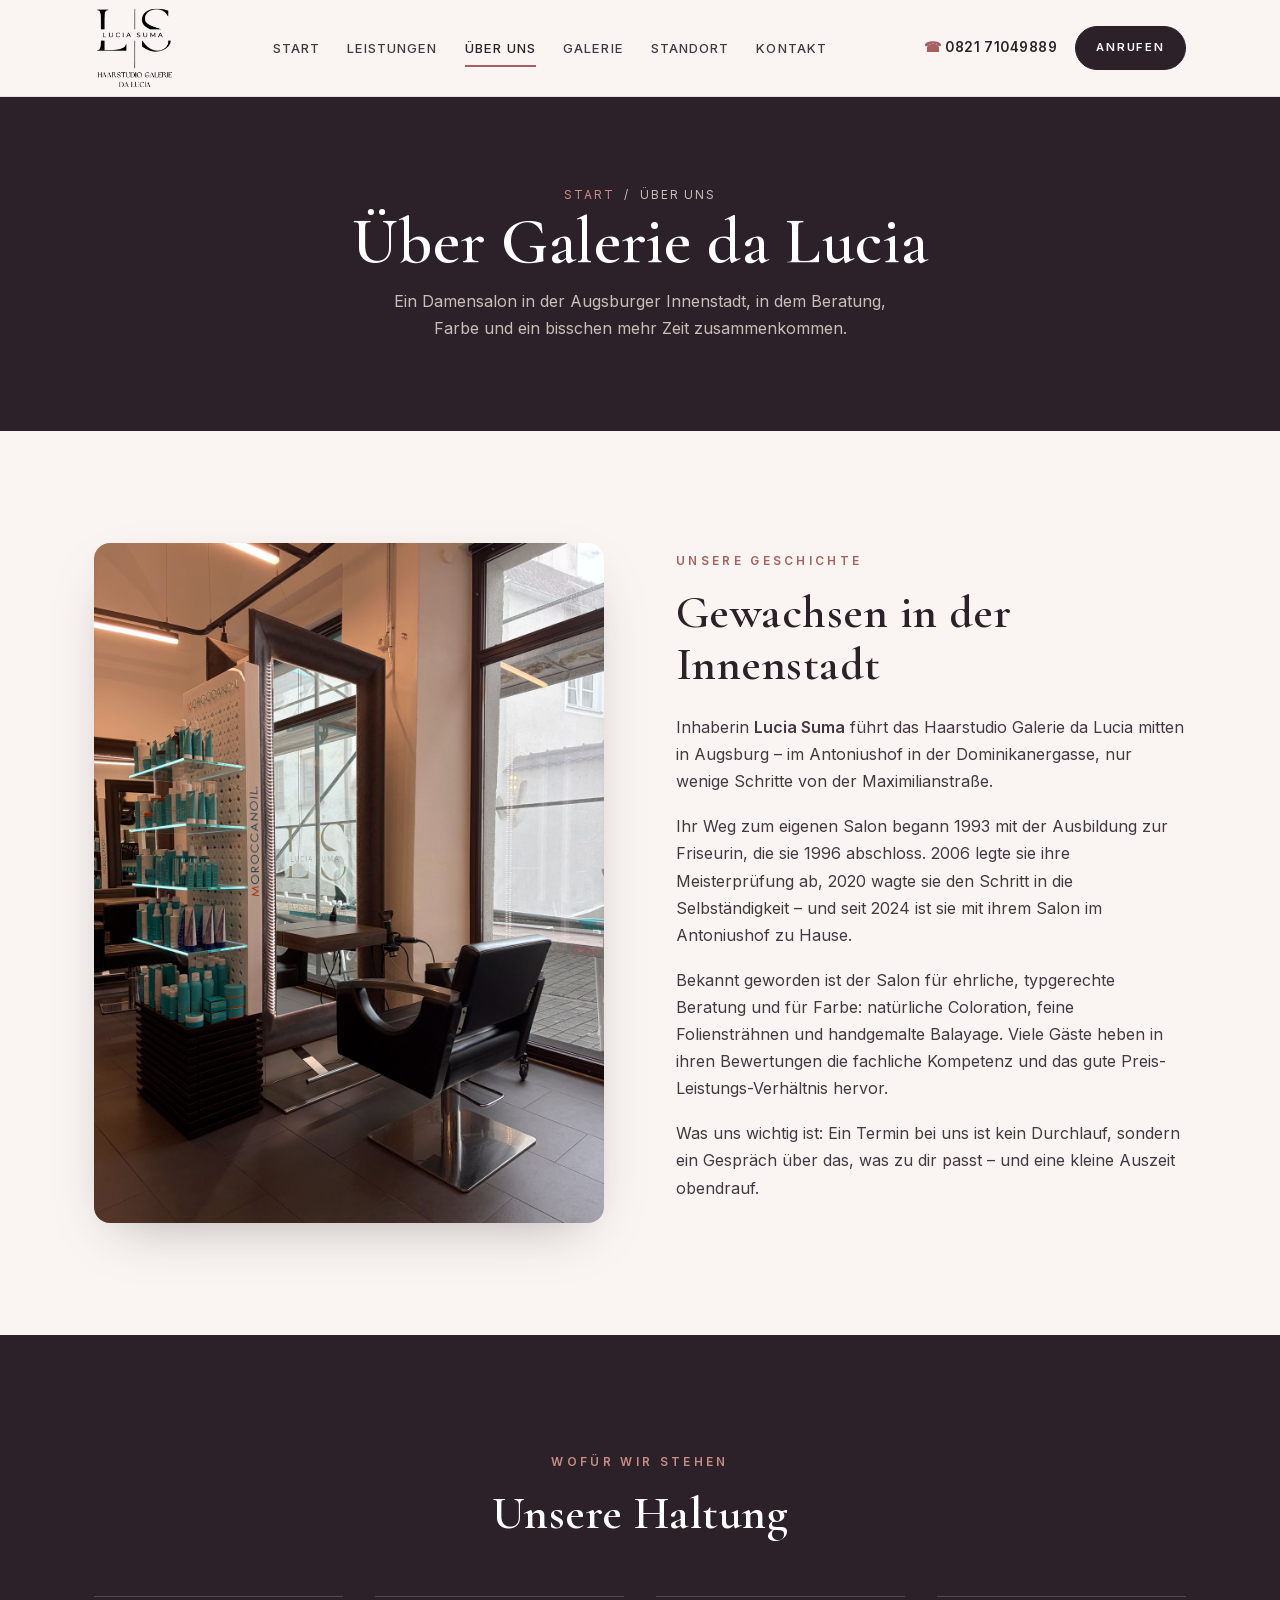
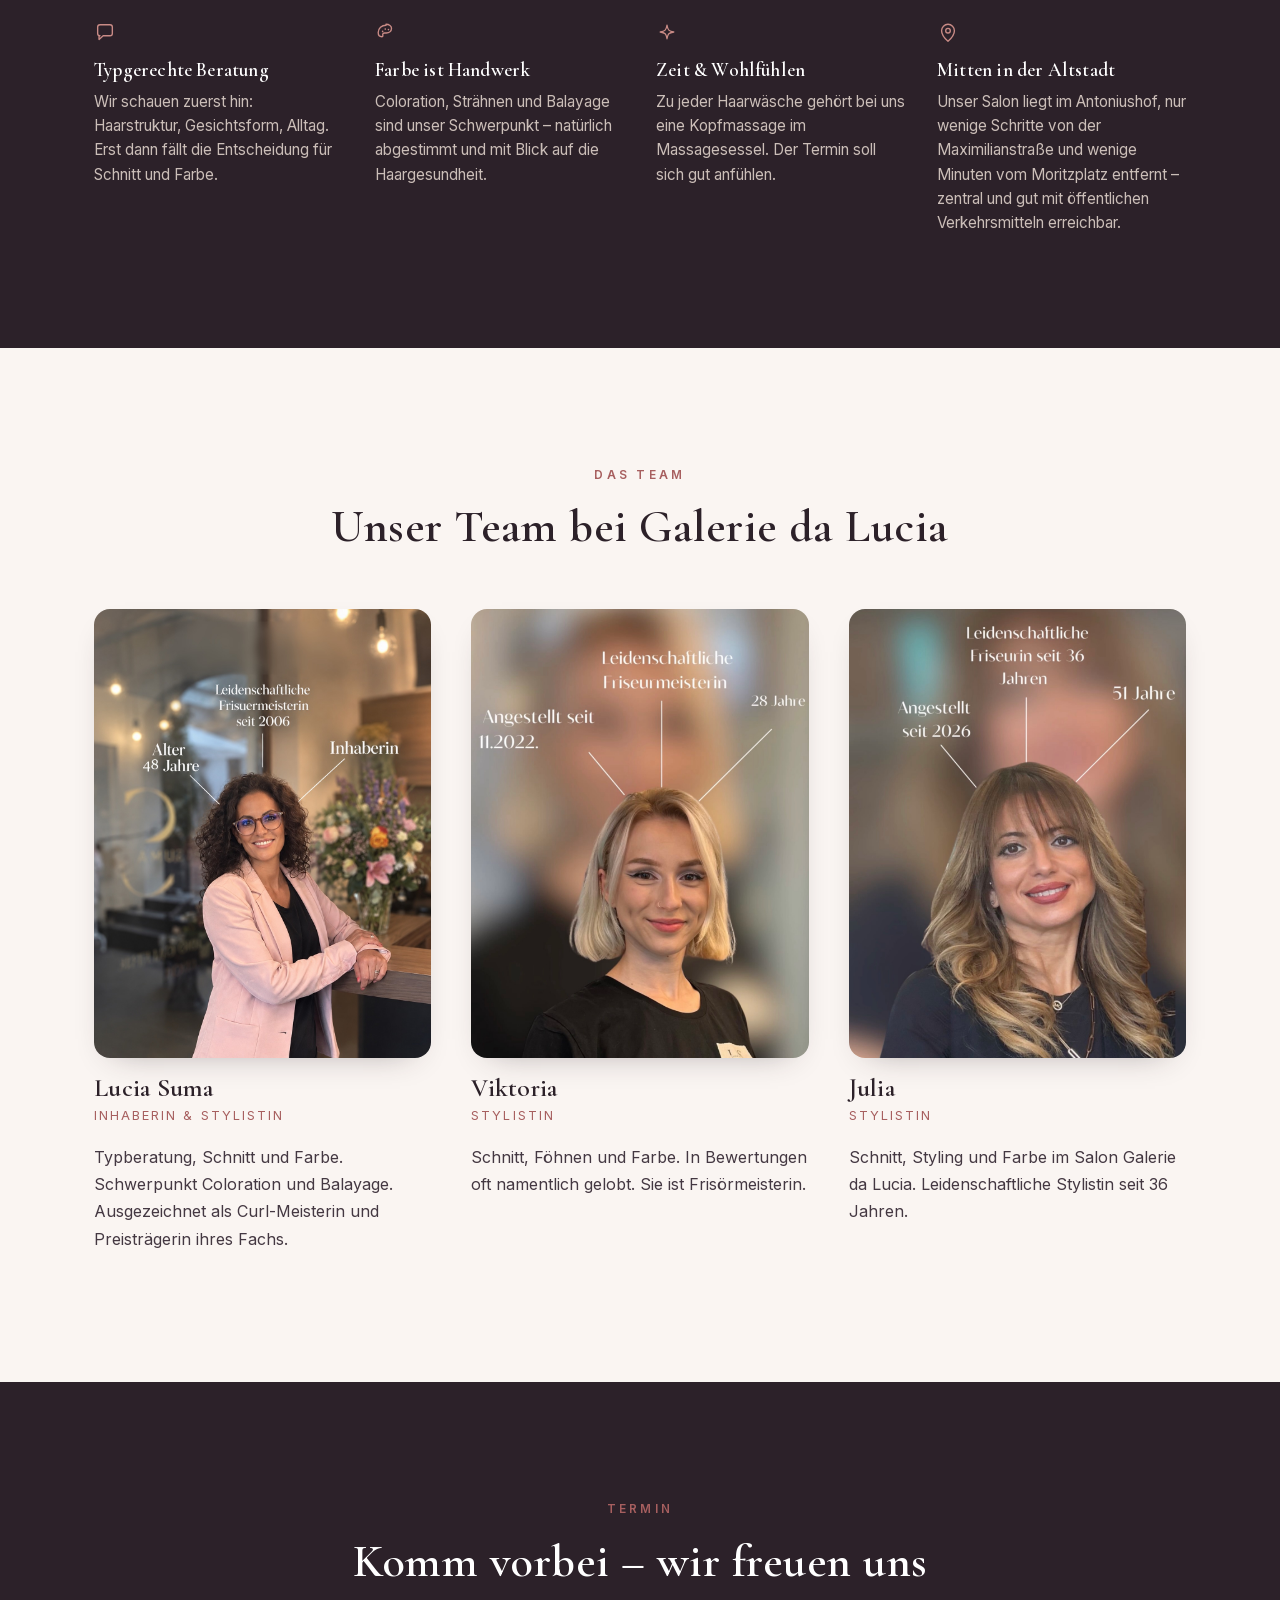
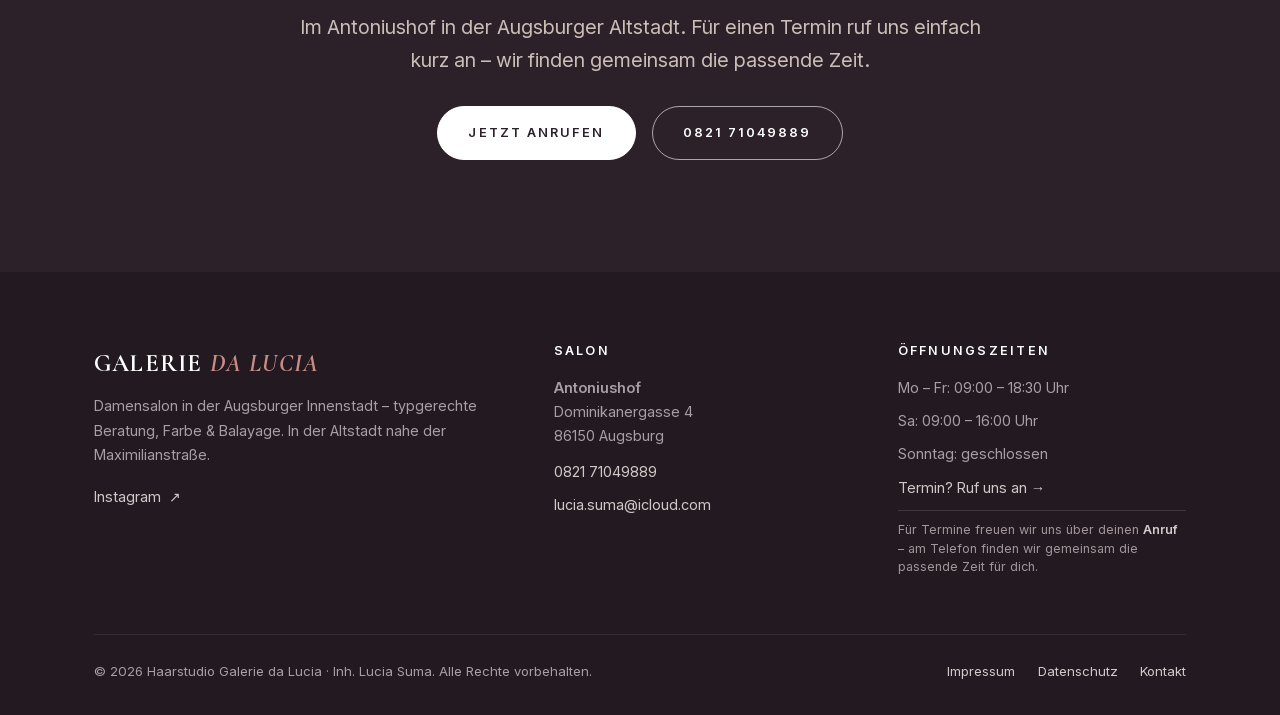
<file: ueber-uns.html>
<!DOCTYPE html>
<html lang="de">
<head>
<meta charset="utf-8">
<meta name="viewport" content="width=device-width, initial-scale=1">
<title>Über uns – Haarstudio Galerie da Lucia | Inh. Lucia Suma, Augsburg</title>
<meta name="description" content="Haarstudio Galerie da Lucia ist der Damensalon von Lucia Suma im Antoniushof in der Augsburger Altstadt, nahe der Maximilianstraße. Schwerpunkte: typgerechte Beratung, Farbe und Balayage.">
<link rel="icon" href="assets/img/favicon.svg" type="image/svg+xml">
<link rel="stylesheet" href="css/style.css">
</head>
<body>

<header class="site-header">
  <div class="container site-header__inner">
    <a href="index.html" class="brand" aria-label="Haarstudio Galerie da Lucia – Lucia Suma"><img class="brand__logo" src="assets/img/logo.png" width="580" height="601" alt="Haarstudio Galerie da Lucia – Lucia Suma"></a>
    <nav class="nav" id="nav" aria-label="Hauptnavigation">
      <a href="index.html">Start</a>
      <a href="leistungen.html">Leistungen</a>
      <a href="ueber-uns.html" aria-current="page">Über uns</a>
      <a href="galerie.html">Galerie</a>
      <a href="standorte.html">Standort</a>
      <a href="kontakt.html">Kontakt</a>
    </nav>
    <div class="header-actions">
      <a href="tel:+4982171049889" class="header-phone">0821 71049889</a>
      <a href="tel:+4982171049889" class="btn btn--sm">Anrufen</a>
      <button class="nav-toggle" aria-label="Menü öffnen" aria-expanded="false" aria-controls="nav"><span></span></button>
    </div>
  </div>
</header>

<main>

  <section class="page-hero">
    <div class="container">
      <p class="breadcrumb"><a href="index.html">Start</a> &nbsp;/&nbsp; Über uns</p>
      <h1>Über Galerie da Lucia</h1>
      <p>Ein Damensalon in der Augsburger Innenstadt, in dem Beratung, Farbe und ein bisschen mehr Zeit zusammenkommen.</p>
    </div>
  </section>

  <section>
    <div class="container split reveal">
      <div class="split__media">
        <img src="assets/img/about.jpg" alt="Stylingplatz am Schaufenster im Haarstudio Galerie da Lucia: großer LED-Spiegel mit Schriftzug Lucia Suma und Moroccanoil-Produktregal" width="1200" height="1600" loading="lazy" decoding="async">
      </div>
      <div>
        <span class="eyebrow">Unsere Geschichte</span>
        <h2>Gewachsen in der Innenstadt</h2>
        <p>Inhaberin <strong>Lucia Suma</strong> führt das Haarstudio Galerie da Lucia mitten in Augsburg – im Antoniushof in der Dominikanergasse, nur wenige Schritte von der Maximilianstraße.</p>
        <p>Ihr Weg zum eigenen Salon begann 1993 mit der Ausbildung zur Friseurin, die sie 1996 abschloss. 2006 legte sie ihre Meisterprüfung ab, 2020 wagte sie den Schritt in die Selbständigkeit – und seit 2024 ist sie mit ihrem Salon im Antoniushof zu Hause.</p>
        <p>Bekannt geworden ist der Salon für ehrliche, typgerechte Beratung und für Farbe: natürliche Coloration, feine Foliensträhnen und handgemalte Balayage. Viele Gäste heben in ihren Bewertungen die fachliche Kompetenz und das gute Preis-Leistungs-Verhältnis hervor.</p>
        <p>Was uns wichtig ist: Ein Termin bei uns ist kein Durchlauf, sondern ein Gespräch über das, was zu dir passt – und eine kleine Auszeit obendrauf.</p>
      </div>
    </div>
  </section>

  <section class="section-ink">
    <div class="container">
      <div class="section-head text-center reveal">
        <span class="eyebrow">Wofür wir stehen</span>
        <h2>Unsere Haltung</h2>
      </div>
      <div class="card-grid card-grid--4 reveal">
        <article class="service-card service-card--ghost">
          <div class="service-card__icon" aria-hidden="true">
            <svg viewBox="0 0 24 24" fill="none"><path d="M4 5.5A2.5 2.5 0 0 1 6.5 3h11A2.5 2.5 0 0 1 20 5.5v7a2.5 2.5 0 0 1-2.5 2.5H10l-4.5 4v-4H6.5A2.5 2.5 0 0 1 4 12.5v-7Z" stroke="currentColor" stroke-width="1.5" stroke-linejoin="round"/></svg>
          </div>
          <h3>Typgerechte Beratung</h3>
          <p>Wir schauen zuerst hin: Haarstruktur, Gesichtsform, Alltag. Erst dann fällt die Entscheidung für Schnitt und Farbe.</p>
        </article>
        <article class="service-card service-card--ghost">
          <div class="service-card__icon" aria-hidden="true">
            <svg viewBox="0 0 24 24" fill="none"><path d="M12 3.5c-4.7 0-8.5 3.6-8.5 8 0 3.2 2.2 4.6 4 4.6.9 0 1.1-.5 1.1-1 0-.4-.2-.8-.2-1.3 0-1 .8-1.8 1.9-1.8h2.1c2.9 0 5.6-1.9 5.6-5.2 0-2.4-2.4-4.3-6-4.3Z" stroke="currentColor" stroke-width="1.5" stroke-linejoin="round"/><circle cx="8.3" cy="10.3" r=".9" fill="currentColor"/><circle cx="11.2" cy="7.7" r=".9" fill="currentColor"/><circle cx="14.7" cy="8.3" r=".9" fill="currentColor"/></svg>
          </div>
          <h3>Farbe ist Handwerk</h3>
          <p>Coloration, Strähnen und Balayage sind unser Schwerpunkt – natürlich abgestimmt und mit Blick auf die Haargesundheit.</p>
        </article>
        <article class="service-card service-card--ghost">
          <div class="service-card__icon" aria-hidden="true">
            <svg viewBox="0 0 24 24" fill="none"><path d="M12 3.5c.4 2.9 1 4.4 2 5.4s2.5 1.6 5.4 2c-2.9.4-4.4 1-5.4 2s-1.6 2.5-2 5.4c-.4-2.9-1-4.4-2-5.4s-2.5-1.6-5.4-2c2.9-.4 4.4-1 5.4-2s1.6-2.5 2-5.4Z" stroke="currentColor" stroke-width="1.4" stroke-linejoin="round"/></svg>
          </div>
          <h3>Zeit &amp; Wohlfühlen</h3>
          <p>Zu jeder Haarwäsche gehört bei uns eine Kopfmassage im Massagesessel. Der Termin soll sich gut anfühlen.</p>
        </article>
        <article class="service-card service-card--ghost">
          <div class="service-card__icon" aria-hidden="true">
            <svg viewBox="0 0 24 24" fill="none"><path d="M12 21s-7-6.1-7-11.5A7 7 0 0 1 19 9.5C19 14.9 12 21 12 21Z" stroke="currentColor" stroke-width="1.5" stroke-linejoin="round"/><circle cx="12" cy="9.5" r="2.5" stroke="currentColor" stroke-width="1.5"/></svg>
          </div>
          <h3>Mitten in der Altstadt</h3>
          <p>Unser Salon liegt im Antoniushof, nur wenige Schritte von der Maximilianstraße und wenige Minuten vom Moritzplatz entfernt – zentral und gut mit öffentlichen Verkehrsmitteln erreichbar.</p>
        </article>
      </div>
    </div>
  </section>

  <section>
    <div class="container">
      <div class="section-head text-center reveal">
        <span class="eyebrow">Das Team</span>
        <h2>Unser Team bei Galerie da Lucia</h2>
      </div>
      <div class="team-grid reveal">
        <div class="team-member">
          <img src="assets/img/team-1.jpg" alt="Lucia Suma, Inhaberin des Haarstudio Galerie da Lucia" width="1092" height="1440" loading="lazy" decoding="async">
          <h3>Lucia Suma</h3>
          <p class="role">Inhaberin &amp; Stylistin</p>
          <p>Typberatung, Schnitt und Farbe. Schwerpunkt Coloration und Balayage. Ausgezeichnet als Curl-Meisterin und Preisträgerin ihres Fachs.</p>
        </div>
        <div class="team-member">
          <img src="assets/img/team-2.jpg" alt="Viktoria, Stylistin im Haarstudio Galerie da Lucia" width="1206" height="2123" loading="lazy" decoding="async">
          <h3>Viktoria</h3>
          <p class="role">Stylistin</p>
          <p>Schnitt, Föhnen und Farbe. In Bewertungen oft namentlich gelobt. Sie ist Frisörmeisterin.</p>
        </div>
        <div class="team-member">
          <img src="assets/img/team-3.jpg" alt="Julia, Stylistin im Haarstudio Galerie da Lucia" width="1206" height="2128" loading="lazy" decoding="async">
          <h3>Julia</h3>
          <p class="role">Stylistin</p>
          <p>Schnitt, Styling und Farbe im Salon Galerie da Lucia. Leidenschaftliche Stylistin seit 36 Jahren.</p>
        </div>
      </div>
    </div>
  </section>

  <section class="cta-band">
    <div class="container reveal">
      <span class="eyebrow">Termin</span>
      <h2>Komm vorbei – wir freuen uns</h2>
      <p class="lead">Im Antoniushof in der Augsburger Altstadt. Für einen Termin ruf uns einfach kurz an – wir finden gemeinsam die passende Zeit.</p>
      <div class="hero__cta">
        <a href="tel:+4982171049889" class="btn btn--light">Jetzt anrufen</a>
        <a href="tel:+4982171049889" class="btn btn--ghost" style="color:#fff;border-color:rgba(255,255,255,.6)">0821 71049889</a>
      </div>
    </div>
  </section>

</main>

<footer class="site-footer">
  <div class="container">
    <div class="footer-grid">
      <div>
        <div class="footer-brand">Galerie <span>da&nbsp;Lucia</span></div>
        <p>Damensalon in der Augsburger Innenstadt – typgerechte Beratung, Farbe &amp; Balayage. In der Altstadt nahe der Maximilianstraße.</p>
        <a href="https://www.instagram.com/haarstudio_galerie_da_lucia/" target="_blank" rel="noopener">Instagram &nbsp;↗</a>
      </div>
      <div>
        <h4>Salon</h4>
        <ul>
          <li><strong>Antoniushof</strong><br>Dominikanergasse 4<br>86150 Augsburg</li>
          <li style="margin-top:.7rem"><a href="tel:+4982171049889">0821 71049889</a></li>
          <li style="margin-top:.35rem"><a href="mailto:lucia.suma@icloud.com">lucia.suma@icloud.com</a></li>
        </ul>
      </div>
      <div>
        <h4>Öffnungszeiten</h4>
        <ul>
          <li>Mo – Fr: 09:00 – 18:30 Uhr</li>
          <li>Sa: 09:00 – 16:00 Uhr</li>
          <li>Sonntag: geschlossen</li>
          <li style="margin-top:.6rem"><a href="tel:+4982171049889">Termin? Ruf uns an →</a></li>
          <li class="footer-note" style="margin-top:.6rem">Für Termine freuen wir uns über deinen <strong>Anruf</strong> – am Telefon finden wir gemeinsam die passende Zeit für dich.</li>
        </ul>
      </div>
    </div>
    <div class="footer-bottom">
      <span>© <span data-year>2026</span> Haarstudio Galerie da Lucia · Inh. Lucia Suma. Alle Rechte vorbehalten.</span>
      <nav>
        <a href="impressum.html">Impressum</a>
        <a href="datenschutz.html">Datenschutz</a>
        <a href="kontakt.html">Kontakt</a>
      </nav>
    </div>
  </div>
</footer>

<script src="js/main.js"></script>
</body>
</html>
</file>
<file: css/style.css>
/* =========================================================
   Haarstudio Galerie da Lucia – Stylesheet
   Damensalon · Augsburg · Antoniushof (nahe Maximilianstraße)
   ========================================================= */

/* ---------- Lokale Schriftarten (self-hosted statt Google Fonts CDN) ---------- */
/* latin-ext */
@font-face {
  font-family: 'Cormorant Garamond';
  font-style: italic;
  font-weight: 500;
  font-display: swap;
  src: url(../assets/fonts/co3ZmX5slCNuHLi8bLeY9MK7whWMhyjYrEtGmSqn7B6DxjY.woff2) format('woff2');
  unicode-range: U+0100-02BA, U+02BD-02C5, U+02C7-02CC, U+02CE-02D7, U+02DD-02FF, U+0304, U+0308, U+0329, U+1D00-1DBF, U+1E00-1E9F, U+1EF2-1EFF, U+2020, U+20A0-20AB, U+20AD-20C0, U+2113, U+2C60-2C7F, U+A720-A7FF;
}

/* latin */
@font-face {
  font-family: 'Cormorant Garamond';
  font-style: italic;
  font-weight: 500;
  font-display: swap;
  src: url(../assets/fonts/co3ZmX5slCNuHLi8bLeY9MK7whWMhyjYrEtImSqn7B6D.woff2) format('woff2');
  unicode-range: U+0000-00FF, U+0131, U+0152-0153, U+02BB-02BC, U+02C6, U+02DA, U+02DC, U+0304, U+0308, U+0329, U+2000-206F, U+20AC, U+2122, U+2191, U+2193, U+2212, U+2215, U+FEFF, U+FFFD;
}

/* latin-ext */
@font-face {
  font-family: 'Cormorant Garamond';
  font-style: italic;
  font-weight: 600;
  font-display: swap;
  src: url(../assets/fonts/co3ZmX5slCNuHLi8bLeY9MK7whWMhyjYrEtGmSqn7B6DxjY.woff2) format('woff2');
  unicode-range: U+0100-02BA, U+02BD-02C5, U+02C7-02CC, U+02CE-02D7, U+02DD-02FF, U+0304, U+0308, U+0329, U+1D00-1DBF, U+1E00-1E9F, U+1EF2-1EFF, U+2020, U+20A0-20AB, U+20AD-20C0, U+2113, U+2C60-2C7F, U+A720-A7FF;
}

/* latin */
@font-face {
  font-family: 'Cormorant Garamond';
  font-style: italic;
  font-weight: 600;
  font-display: swap;
  src: url(../assets/fonts/co3ZmX5slCNuHLi8bLeY9MK7whWMhyjYrEtImSqn7B6D.woff2) format('woff2');
  unicode-range: U+0000-00FF, U+0131, U+0152-0153, U+02BB-02BC, U+02C6, U+02DA, U+02DC, U+0304, U+0308, U+0329, U+2000-206F, U+20AC, U+2122, U+2191, U+2193, U+2212, U+2215, U+FEFF, U+FFFD;
}

/* latin-ext */
@font-face {
  font-family: 'Cormorant Garamond';
  font-style: italic;
  font-weight: 700;
  font-display: swap;
  src: url(../assets/fonts/co3ZmX5slCNuHLi8bLeY9MK7whWMhyjYrEtGmSqn7B6DxjY.woff2) format('woff2');
  unicode-range: U+0100-02BA, U+02BD-02C5, U+02C7-02CC, U+02CE-02D7, U+02DD-02FF, U+0304, U+0308, U+0329, U+1D00-1DBF, U+1E00-1E9F, U+1EF2-1EFF, U+2020, U+20A0-20AB, U+20AD-20C0, U+2113, U+2C60-2C7F, U+A720-A7FF;
}

/* latin */
@font-face {
  font-family: 'Cormorant Garamond';
  font-style: italic;
  font-weight: 700;
  font-display: swap;
  src: url(../assets/fonts/co3ZmX5slCNuHLi8bLeY9MK7whWMhyjYrEtImSqn7B6D.woff2) format('woff2');
  unicode-range: U+0000-00FF, U+0131, U+0152-0153, U+02BB-02BC, U+02C6, U+02DA, U+02DC, U+0304, U+0308, U+0329, U+2000-206F, U+20AC, U+2122, U+2191, U+2193, U+2212, U+2215, U+FEFF, U+FFFD;
}

/* latin-ext */
@font-face {
  font-family: 'Cormorant Garamond';
  font-style: normal;
  font-weight: 500;
  font-display: swap;
  src: url(../assets/fonts/co3bmX5slCNuHLi8bLeY9MK7whWMhyjYp3tKky2F7i6C.woff2) format('woff2');
  unicode-range: U+0100-02BA, U+02BD-02C5, U+02C7-02CC, U+02CE-02D7, U+02DD-02FF, U+0304, U+0308, U+0329, U+1D00-1DBF, U+1E00-1E9F, U+1EF2-1EFF, U+2020, U+20A0-20AB, U+20AD-20C0, U+2113, U+2C60-2C7F, U+A720-A7FF;
}

/* latin */
@font-face {
  font-family: 'Cormorant Garamond';
  font-style: normal;
  font-weight: 500;
  font-display: swap;
  src: url(../assets/fonts/co3bmX5slCNuHLi8bLeY9MK7whWMhyjYqXtKky2F7g.woff2) format('woff2');
  unicode-range: U+0000-00FF, U+0131, U+0152-0153, U+02BB-02BC, U+02C6, U+02DA, U+02DC, U+0304, U+0308, U+0329, U+2000-206F, U+20AC, U+2122, U+2191, U+2193, U+2212, U+2215, U+FEFF, U+FFFD;
}

/* latin-ext */
@font-face {
  font-family: 'Cormorant Garamond';
  font-style: normal;
  font-weight: 600;
  font-display: swap;
  src: url(../assets/fonts/co3bmX5slCNuHLi8bLeY9MK7whWMhyjYp3tKky2F7i6C.woff2) format('woff2');
  unicode-range: U+0100-02BA, U+02BD-02C5, U+02C7-02CC, U+02CE-02D7, U+02DD-02FF, U+0304, U+0308, U+0329, U+1D00-1DBF, U+1E00-1E9F, U+1EF2-1EFF, U+2020, U+20A0-20AB, U+20AD-20C0, U+2113, U+2C60-2C7F, U+A720-A7FF;
}

/* latin */
@font-face {
  font-family: 'Cormorant Garamond';
  font-style: normal;
  font-weight: 600;
  font-display: swap;
  src: url(../assets/fonts/co3bmX5slCNuHLi8bLeY9MK7whWMhyjYqXtKky2F7g.woff2) format('woff2');
  unicode-range: U+0000-00FF, U+0131, U+0152-0153, U+02BB-02BC, U+02C6, U+02DA, U+02DC, U+0304, U+0308, U+0329, U+2000-206F, U+20AC, U+2122, U+2191, U+2193, U+2212, U+2215, U+FEFF, U+FFFD;
}

/* latin-ext */
@font-face {
  font-family: 'Cormorant Garamond';
  font-style: normal;
  font-weight: 700;
  font-display: swap;
  src: url(../assets/fonts/co3bmX5slCNuHLi8bLeY9MK7whWMhyjYp3tKky2F7i6C.woff2) format('woff2');
  unicode-range: U+0100-02BA, U+02BD-02C5, U+02C7-02CC, U+02CE-02D7, U+02DD-02FF, U+0304, U+0308, U+0329, U+1D00-1DBF, U+1E00-1E9F, U+1EF2-1EFF, U+2020, U+20A0-20AB, U+20AD-20C0, U+2113, U+2C60-2C7F, U+A720-A7FF;
}

/* latin */
@font-face {
  font-family: 'Cormorant Garamond';
  font-style: normal;
  font-weight: 700;
  font-display: swap;
  src: url(../assets/fonts/co3bmX5slCNuHLi8bLeY9MK7whWMhyjYqXtKky2F7g.woff2) format('woff2');
  unicode-range: U+0000-00FF, U+0131, U+0152-0153, U+02BB-02BC, U+02C6, U+02DA, U+02DC, U+0304, U+0308, U+0329, U+2000-206F, U+20AC, U+2122, U+2191, U+2193, U+2212, U+2215, U+FEFF, U+FFFD;
}

/* latin-ext */
@font-face {
  font-family: 'Inter';
  font-style: normal;
  font-weight: 400;
  font-display: swap;
  src: url(../assets/fonts/UcC73FwrK3iLTeHuS_nVMrMxCp50SjIa25L7W0Q5n-wU.woff2) format('woff2');
  unicode-range: U+0100-02BA, U+02BD-02C5, U+02C7-02CC, U+02CE-02D7, U+02DD-02FF, U+0304, U+0308, U+0329, U+1D00-1DBF, U+1E00-1E9F, U+1EF2-1EFF, U+2020, U+20A0-20AB, U+20AD-20C0, U+2113, U+2C60-2C7F, U+A720-A7FF;
}

/* latin */
@font-face {
  font-family: 'Inter';
  font-style: normal;
  font-weight: 400;
  font-display: swap;
  src: url(../assets/fonts/UcC73FwrK3iLTeHuS_nVMrMxCp50SjIa1ZL7W0Q5nw.woff2) format('woff2');
  unicode-range: U+0000-00FF, U+0131, U+0152-0153, U+02BB-02BC, U+02C6, U+02DA, U+02DC, U+0304, U+0308, U+0329, U+2000-206F, U+20AC, U+2122, U+2191, U+2193, U+2212, U+2215, U+FEFF, U+FFFD;
}

/* latin-ext */
@font-face {
  font-family: 'Inter';
  font-style: normal;
  font-weight: 500;
  font-display: swap;
  src: url(../assets/fonts/UcC73FwrK3iLTeHuS_nVMrMxCp50SjIa25L7W0Q5n-wU.woff2) format('woff2');
  unicode-range: U+0100-02BA, U+02BD-02C5, U+02C7-02CC, U+02CE-02D7, U+02DD-02FF, U+0304, U+0308, U+0329, U+1D00-1DBF, U+1E00-1E9F, U+1EF2-1EFF, U+2020, U+20A0-20AB, U+20AD-20C0, U+2113, U+2C60-2C7F, U+A720-A7FF;
}

/* latin */
@font-face {
  font-family: 'Inter';
  font-style: normal;
  font-weight: 500;
  font-display: swap;
  src: url(../assets/fonts/UcC73FwrK3iLTeHuS_nVMrMxCp50SjIa1ZL7W0Q5nw.woff2) format('woff2');
  unicode-range: U+0000-00FF, U+0131, U+0152-0153, U+02BB-02BC, U+02C6, U+02DA, U+02DC, U+0304, U+0308, U+0329, U+2000-206F, U+20AC, U+2122, U+2191, U+2193, U+2212, U+2215, U+FEFF, U+FFFD;
}

/* latin-ext */
@font-face {
  font-family: 'Inter';
  font-style: normal;
  font-weight: 600;
  font-display: swap;
  src: url(../assets/fonts/UcC73FwrK3iLTeHuS_nVMrMxCp50SjIa25L7W0Q5n-wU.woff2) format('woff2');
  unicode-range: U+0100-02BA, U+02BD-02C5, U+02C7-02CC, U+02CE-02D7, U+02DD-02FF, U+0304, U+0308, U+0329, U+1D00-1DBF, U+1E00-1E9F, U+1EF2-1EFF, U+2020, U+20A0-20AB, U+20AD-20C0, U+2113, U+2C60-2C7F, U+A720-A7FF;
}

/* latin */
@font-face {
  font-family: 'Inter';
  font-style: normal;
  font-weight: 600;
  font-display: swap;
  src: url(../assets/fonts/UcC73FwrK3iLTeHuS_nVMrMxCp50SjIa1ZL7W0Q5nw.woff2) format('woff2');
  unicode-range: U+0000-00FF, U+0131, U+0152-0153, U+02BB-02BC, U+02C6, U+02DA, U+02DC, U+0304, U+0308, U+0329, U+2000-206F, U+20AC, U+2122, U+2191, U+2193, U+2212, U+2215, U+FEFF, U+FFFD;
}

/* ---------- Design Tokens ---------- */
:root {
  --ink:        #2c2129;
  --ink-soft:   #443842;
  --muted:      #7c6d73;
  --line:       #ecdfd9;
  --paper:      #faf5f2;
  --paper-2:    #f3e7e1;
  --white:      #ffffff;

  --rose:       #c98b86;
  --rose-dark:  #a75f5f;
  --rose-tint:  #f4e3df;
  --gold:       #c7a875;
  --gold-dark:  #a9884f;

  --maxw: 1180px;
  --gutter: clamp(1.1rem, 4vw, 2.75rem);
  --radius: 8px;
  --radius-lg: 16px;
  --shadow: 0 20px 55px -24px rgba(44, 33, 41, .38);
  --shadow-sm: 0 12px 32px -20px rgba(44, 33, 41, .45);

  --font-head: "Cormorant Garamond", "Iowan Old Style", Georgia, serif;
  --font-body: "Inter", -apple-system, BlinkMacSystemFont, "Segoe UI", Roboto, sans-serif;

  --ease: cubic-bezier(.4, 0, .2, 1);
}

/* ---------- Reset / Base ---------- */
* { box-sizing: border-box; }

html { scroll-behavior: smooth; -webkit-text-size-adjust: 100%; }

body {
  margin: 0;
  font-family: var(--font-body);
  font-size: 1rem;
  line-height: 1.7;
  color: var(--ink-soft);
  background: var(--paper);
  -webkit-font-smoothing: antialiased;
}

img { max-width: 100%; height: auto; display: block; }

a { color: var(--rose-dark); text-decoration: none; transition: color .2s var(--ease); }
a:hover { color: var(--ink); }

h1, h2, h3, h4 {
  font-family: var(--font-head);
  color: var(--ink);
  font-weight: 600;
  line-height: 1.12;
  margin: 0 0 .5em;
  letter-spacing: .01em;
}

h1 { font-size: clamp(2.4rem, 6vw, 4.1rem); }
h2 { font-size: clamp(1.9rem, 4.4vw, 2.9rem); }
h3 { font-size: clamp(1.25rem, 2.6vw, 1.6rem); }

p { margin: 0 0 1.1rem; }

ul { margin: 0 0 1.1rem; padding-left: 1.2rem; }

hr { border: 0; border-top: 1px solid var(--line); margin: 2.5rem 0; }

.container {
  width: 100%;
  max-width: var(--maxw);
  margin-inline: auto;
  padding-inline: var(--gutter);
}

section { padding-block: clamp(3.5rem, 9vw, 7rem); }

.section-tint { background: var(--paper-2); }
.section-ink {
  background: var(--ink);
  color: #e6dbd4;
}
.section-ink h1, .section-ink h2, .section-ink h3 { color: var(--white); }

.eyebrow {
  display: inline-block;
  font-family: var(--font-body);
  font-size: .74rem;
  letter-spacing: .28em;
  text-transform: uppercase;
  color: var(--rose-dark);
  margin-bottom: 1rem;
  font-weight: 600;
}
.section-ink .eyebrow { color: var(--rose); }

.lead {
  font-size: clamp(1.05rem, 2vw, 1.22rem);
  color: var(--muted);
  max-width: 60ch;
}
.section-ink .lead { color: #ccbfb9; }

.text-center { text-align: center; }
.mx-auto { margin-inline: auto; }

/* ---------- Buttons ---------- */
.btn {
  display: inline-flex;
  align-items: center;
  gap: .55rem;
  padding: .95rem 1.9rem;
  font-family: var(--font-body);
  font-size: .8rem;
  font-weight: 600;
  letter-spacing: .16em;
  text-transform: uppercase;
  border: 1px solid var(--ink);
  background: var(--ink);
  color: var(--white);
  border-radius: 999px;
  cursor: pointer;
  transition: background .22s var(--ease), color .22s var(--ease), border-color .22s var(--ease), transform .22s var(--ease);
}
.btn:hover { background: var(--rose-dark); border-color: var(--rose-dark); color: var(--white); transform: translateY(-2px); }

.btn--ghost { background: transparent; color: var(--ink); }
.btn--ghost:hover { background: var(--ink); color: var(--white); }

.btn--light {
  background: var(--white);
  color: var(--ink);
  border-color: var(--white);
}
.btn--light:hover { background: var(--rose); border-color: var(--rose); color: var(--ink); }

.btn--sm { padding: .7rem 1.25rem; font-size: .72rem; }

/* ---------- Header ---------- */
.site-header {
  position: sticky;
  top: 0;
  z-index: 100;
  background: rgba(250, 245, 242, .92);
  backdrop-filter: blur(10px);
  border-bottom: 1px solid var(--line);
  transition: transform .35s ease;
  will-change: transform;
}
.site-header.is-hidden {
  transform: translateY(-100%);
}
body.nav-open .site-header {
  transform: none;
}
@media (prefers-reduced-motion: reduce) {
  .site-header { transition: none; }
}
.site-header__inner {
  display: flex;
  align-items: center;
  justify-content: space-between;
  gap: 1.5rem;
  min-height: 96px;
}
.brand {
  display: inline-flex;
  align-items: center;
  flex: none;
  line-height: 0;
}
.brand__logo {
  display: block;
  height: 84px;
  width: auto;
}

.nav {
  display: flex;
  align-items: center;
  gap: 1.7rem;
}
.nav a {
  font-size: .82rem;
  font-weight: 500;
  letter-spacing: .08em;
  color: var(--ink-soft);
  text-transform: uppercase;
  padding: .3rem 0;
  position: relative;
}
.nav a::after {
  content: "";
  position: absolute;
  left: 0; bottom: -3px;
  width: 0; height: 1.5px;
  background: var(--rose-dark);
  transition: width .25s var(--ease);
}
.nav a:hover::after,
.nav a[aria-current="page"]::after { width: 100%; }
.nav a[aria-current="page"] { color: var(--ink); }

.header-actions { display: flex; align-items: center; gap: 1.1rem; }
.header-phone {
  font-weight: 600;
  font-size: .85rem;
  letter-spacing: .04em;
  color: var(--ink);
  white-space: nowrap;
}
.header-phone::before { content: "\260E  "; color: var(--rose-dark); }

.nav-toggle {
  display: none;
  width: 44px; height: 44px;
  border: 1px solid var(--line);
  background: var(--white);
  border-radius: var(--radius);
  cursor: pointer;
  padding: 0;
}
.nav-toggle span,
.nav-toggle span::before,
.nav-toggle span::after {
  display: block;
  width: 20px; height: 2px;
  background: var(--ink);
  margin-inline: auto;
  position: relative;
  transition: transform .25s var(--ease), opacity .25s var(--ease);
}
.nav-toggle span::before { content: ""; position: absolute; top: -6px; left: 0; }
.nav-toggle span::after  { content: ""; position: absolute; top: 6px;  left: 0; }
.nav-open .nav-toggle span { background: transparent; }
.nav-open .nav-toggle span::before { transform: translateY(6px) rotate(45deg); }
.nav-open .nav-toggle span::after  { transform: translateY(-6px) rotate(-45deg); }

/* ---------- Hero ---------- */
.hero {
  position: relative;
  min-height: min(88vh, 780px);
  display: flex;
  align-items: flex-end;
  color: var(--white);
  overflow: hidden;
}
.hero__bg { position: absolute; inset: 0; z-index: 0; }
.hero__img {
  width: 100%;
  height: 100%;
  object-fit: cover;
  object-position: center;
  display: block;
}
.hero__bg::after {
  content: "";
  position: absolute;
  inset: 0;
  background:
    linear-gradient(
      95deg,
      rgba(28, 21, 26, .58) 0%,
      rgba(28, 21, 26, .38) 34%,
      rgba(28, 21, 26, .12) 64%,
      rgba(28, 21, 26, .02) 100%
    ),
    linear-gradient(
      180deg,
      rgba(28, 21, 26, .06) 0%,
      rgba(28, 21, 26, .16) 45%,
      rgba(28, 21, 26, .60) 100%
    );
}
.hero__inner {
  position: relative;
  z-index: 1;
  padding-block: clamp(2.5rem, 8vw, 5.5rem);
}
.hero h1 {
  color: var(--white);
  max-width: 18ch;
  margin-bottom: .35em;
  text-shadow: 0 2px 20px rgba(28, 21, 26, .4);
}
.hero h1 em { font-style: italic; color: var(--rose); }
.hero p {
  max-width: 50ch;
  font-size: clamp(1rem, 2vw, 1.2rem);
  color: #f3ece8;
  text-shadow: 0 1px 3px rgba(28, 21, 26, .55), 0 2px 18px rgba(28, 21, 26, .5);
}
.hero__cta { display: flex; flex-wrap: wrap; gap: 1rem; margin-top: 1.8rem; }
.hero .btn--ghost {
  background: transparent;
  color: var(--white);
  border-color: rgba(255, 255, 255, .6);
}
.hero .btn--ghost:hover { background: var(--white); color: var(--ink); border-color: var(--white); }

.rating-badge {
  display: inline-flex;
  align-items: center;
  gap: .7rem;
  background: rgba(255,255,255,.12);
  border: 1px solid rgba(255,255,255,.28);
  backdrop-filter: blur(4px);
  padding: .6rem 1.1rem;
  border-radius: 999px;
  font-size: .85rem;
  margin-bottom: 1.6rem;
}
.rating-badge .stars { color: var(--rose); letter-spacing: .1em; }
.rating-badge strong { font-weight: 600; }

/* ---------- Info Bar ---------- */
.infobar {
  background: var(--ink);
  color: #e6dbd4;
  font-size: .82rem;
  letter-spacing: .04em;
}
.infobar .container {
  display: flex;
  flex-wrap: wrap;
  gap: .6rem 2.2rem;
  justify-content: center;
  padding-block: .9rem;
  text-align: center;
}
.infobar strong { color: var(--white); font-weight: 600; }
.infobar span { display: inline-flex; align-items: center; gap: .5rem; }

/* ---------- Layout helpers ---------- */
.split {
  display: grid;
  grid-template-columns: 1fr 1fr;
  gap: clamp(2rem, 6vw, 4.5rem);
  align-items: center;
}
.split--media-right .split__media { order: 2; }
.split__media img {
  border-radius: var(--radius-lg);
  box-shadow: var(--shadow);
  width: 100%;
  object-fit: cover;
}

.section-head { max-width: 46rem; margin-bottom: clamp(2rem, 5vw, 3.5rem); }
.section-head.text-center { margin-inline: auto; }

/* ---------- Stat row ---------- */
.stats {
  display: grid;
  grid-template-columns: repeat(3, 1fr);
  gap: clamp(1.5rem, 4vw, 3rem);
  text-align: center;
}
.stat__num {
  font-family: var(--font-head);
  font-size: clamp(2.4rem, 5vw, 3.4rem);
  color: var(--rose);
  line-height: 1;
  display: block;
}
.stat__label {
  font-size: .78rem;
  letter-spacing: .18em;
  text-transform: uppercase;
  color: var(--muted);
}
.section-ink .stat__label { color: #cbbeb8; }

/* ---------- Service cards ---------- */
.card-grid {
  display: grid;
  grid-template-columns: repeat(auto-fit, minmax(260px, 1fr));
  gap: clamp(1.2rem, 3vw, 2rem);
}
.card-grid--4 { grid-template-columns: 1fr; }
@media (min-width: 640px) { .card-grid--4 { grid-template-columns: repeat(2, 1fr); } }
@media (min-width: 1080px) { .card-grid--4 { grid-template-columns: repeat(4, 1fr); } }
.service-card {
  border-top: 1px solid var(--line);
  padding-top: 1.6rem;
}
.service-card__icon {
  width: 22px; height: 22px;
  display: grid; place-items: center;
  color: var(--rose-dark);
  margin-bottom: 1rem;
}
.service-card__icon svg { width: 22px; height: 22px; }
.service-card h3 { margin-bottom: .5rem; font-size: 1.2rem; }
.service-card p { font-size: .95rem; color: var(--muted); margin-bottom: 0; line-height: 1.6; }

/* Helle Ghost-Variante für dunkle (.section-ink) Abschnitte */
.service-card--ghost {
  border-top: 1px solid rgba(255, 255, 255, .18);
}
.service-card--ghost .service-card__icon {
  color: var(--rose);
}
.service-card--ghost h3 { color: var(--white); }
.service-card--ghost p { color: #cbbeb8; }

/* ---------- Leistungen-Index (Startseite) ---------- */
.services {
  display: grid;
  grid-template-columns: minmax(0, 20rem) 1fr;
  gap: clamp(2rem, 7vw, 6rem);
  align-items: start;
}
.services__intro { position: sticky; top: 7.5rem; }
.services__intro .eyebrow { margin-bottom: 1rem; }
.services__intro h2 { margin-bottom: .6rem; }
.services__intro .btn { margin-top: 1.6rem; }

.services__list {
  list-style: none;
  margin: 0;
  padding: 0;
  border-top: 1px solid var(--line);
}
.service-row {
  display: grid;
  grid-template-columns: 3rem 1fr;
  gap: 0 1.75rem;
  padding: 1.6rem 0;
  border-bottom: 1px solid var(--line);
  transition: padding-left .3s var(--ease), border-color .3s var(--ease);
}
.service-row:hover { padding-left: .5rem; border-bottom-color: var(--rose); }
.service-row__no {
  font-family: var(--font-head);
  font-size: 1.05rem;
  font-weight: 600;
  color: var(--rose);
  letter-spacing: .08em;
  padding-top: .5rem;
}
.service-row__body h3 {
  font-size: clamp(1.35rem, 2.6vw, 1.8rem);
  font-weight: 600;
  line-height: 1.15;
  margin-bottom: .35rem;
}
.service-row__body p {
  color: var(--muted);
  font-size: .97rem;
  max-width: 48ch;
  margin: 0;
}
@media (max-width: 860px) {
  .services { grid-template-columns: 1fr; gap: 2.25rem; }
  .services__intro { position: static; }
}
@media (max-width: 460px) {
  .service-row { grid-template-columns: 1fr; gap: .3rem; }
  .service-row__no { padding-top: 0; }
}

/* ---------- Price list ---------- */
.price-block { margin-bottom: 3rem; }
.price-block h3 {
  padding-bottom: .6rem;
  border-bottom: 2px solid var(--rose);
  display: inline-block;
  margin-bottom: 1.4rem;
}
.price-list { list-style: none; margin: 0; padding: 0; }
.price-list li {
  display: flex;
  align-items: baseline;
  gap: 1rem;
  padding: .85rem 0;
  border-bottom: 1px dashed var(--line);
}
.price-list .name { font-weight: 500; color: var(--ink); }
.price-list .desc { display: block; font-size: .85rem; color: var(--muted); font-weight: 400; }
.price-list .dots {
  flex: 1;
  border-bottom: 1px dotted var(--line);
  transform: translateY(-4px);
}
.price-list .price { font-weight: 600; color: var(--rose-dark); white-space: nowrap; }

.price-note {
  font-size: .85rem;
  color: var(--muted);
  background: var(--paper-2);
  border-left: 3px solid var(--rose);
  padding: 1rem 1.2rem;
  border-radius: var(--radius);
}

/* ---------- Gallery ---------- */
.gallery-grid {
  display: grid;
  grid-template-columns: repeat(3, 1fr);
  gap: 16px;
}
.gallery-grid a {
  display: block;
  overflow: hidden;
  border-radius: var(--radius);
  aspect-ratio: 1 / 1;
}
.gallery-grid img {
  width: 100%; height: 100%;
  object-fit: cover;
  transition: transform .5s var(--ease);
}
.gallery-grid a:hover img { transform: scale(1.06); }

/* Lightbox */
.lightbox {
  position: fixed;
  inset: 0;
  background: rgba(28, 22, 26, .93);
  display: none;
  align-items: center;
  justify-content: center;
  z-index: 200;
  padding: 5vw;
}
.lightbox.open { display: flex; }
.lightbox img {
  max-width: 100%;
  max-height: 90vh;
  border-radius: var(--radius);
  box-shadow: var(--shadow);
}
.lightbox__close {
  position: absolute;
  top: 1.4rem; right: 1.8rem;
  background: none; border: 0;
  color: var(--white);
  font-size: 2.4rem;
  line-height: 1;
  cursor: pointer;
}

/* ---------- Testimonials ---------- */
.quote-grid {
  display: grid;
  grid-template-columns: repeat(auto-fit, minmax(280px, 1fr));
  gap: clamp(1.2rem, 3vw, 2rem);
}
.quote-card {
  background: var(--white);
  border: 1px solid var(--line);
  border-radius: var(--radius-lg);
  padding: 2rem 1.9rem;
}
.quote-card .stars { color: var(--rose); letter-spacing: .12em; margin-bottom: .8rem; }
.quote-card blockquote {
  margin: 0 0 1.2rem;
  font-family: var(--font-head);
  font-size: 1.2rem;
  font-style: italic;
  color: var(--ink);
  line-height: 1.4;
}
.quote-card cite { font-style: normal; font-size: .85rem; letter-spacing: .06em; color: var(--muted); }

/* ---------- Team ---------- */
.team-grid {
  display: grid;
  grid-template-columns: repeat(auto-fit, minmax(220px, 1fr));
  gap: clamp(1.4rem, 4vw, 2.5rem);
}
.team-member img {
  border-radius: var(--radius-lg);
  aspect-ratio: 3 / 4;
  object-fit: cover;
  margin-bottom: 1rem;
  box-shadow: var(--shadow-sm);
}
.team-member h3 { margin-bottom: .1rem; }
.team-member .role { font-size: .8rem; letter-spacing: .16em; text-transform: uppercase; color: var(--rose-dark); }

/* ---------- Team-Slider ---------- */
.team-slider {
  max-width: 380px;
  margin: 0 auto;
}
.team-slider:focus-visible {
  outline: 2px solid var(--rose-dark);
  outline-offset: 6px;
  border-radius: var(--radius);
}
.team-slider__viewport { overflow: hidden; }
.team-slider__track {
  display: flex;
  transition: transform .55s var(--ease);
  will-change: transform;
}
.team-slide {
  flex: 0 0 100%;
  min-width: 0;
  padding: .3rem;
}
.team-slide__card {
  margin: 0;
  text-align: center;
}
.team-slide__photo {
  height: clamp(240px, 38vh, 360px);
  border-radius: var(--radius-lg);
  overflow: hidden;
  background: var(--paper-2);
  box-shadow: var(--shadow-sm);
}
.team-slide__photo img {
  width: 100%;
  height: 100%;
  object-fit: cover;
  display: block;
}
.team-slide__photo--empty {
  display: grid;
  place-items: center;
  color: var(--muted);
  font-size: .8rem;
  letter-spacing: .14em;
  text-transform: uppercase;
}
.team-slide__body { padding: 1rem .5rem 0; }
.team-slide__body h3 { margin-bottom: .1rem; font-size: 1.4rem; }
.team-slide__body .role {
  font-size: .74rem;
  letter-spacing: .16em;
  text-transform: uppercase;
  color: var(--rose-dark);
  margin-bottom: .6rem;
}
.team-slide__story { color: var(--muted); margin: 0; font-size: .92rem; }

.team-slider__controls {
  display: flex;
  align-items: center;
  justify-content: center;
  gap: 1.1rem;
  margin-top: 1.2rem;
}
.team-slider__nav {
  width: 40px;
  height: 40px;
  flex: none;
  display: grid;
  place-items: center;
  border-radius: 50%;
  border: 1px solid var(--line);
  background: var(--white);
  color: var(--ink);
  font-size: 1.5rem;
  line-height: 1;
  cursor: pointer;
  box-shadow: var(--shadow-sm);
  transition: background .2s var(--ease), color .2s var(--ease), border-color .2s var(--ease);
}
.team-slider__nav:hover {
  background: var(--rose);
  color: var(--white);
  border-color: var(--rose);
}
.team-slider__dots {
  display: flex;
  gap: .5rem;
}
.team-slider__dot {
  width: 9px;
  height: 9px;
  padding: 0;
  border: 0;
  border-radius: 50%;
  background: var(--line);
  cursor: pointer;
  transition: background .2s var(--ease), transform .2s var(--ease);
}
.team-slider__dot.is-active {
  background: var(--rose-dark);
  transform: scale(1.3);
}
@media (prefers-reduced-motion: reduce) {
  .team-slider__track { transition: none; }
}
.section--tight { padding-block: clamp(2.4rem, 6vw, 4rem); }
.section--tight .section-head { margin-bottom: clamp(1.2rem, 3vw, 2rem); }

/* ---------- Preistabellen ---------- */
.price-section { margin-bottom: clamp(2.4rem, 6vw, 3.6rem); }
.price-section > h3 { margin-bottom: .3rem; }
.price-section__hint {
  color: var(--muted);
  font-size: .9rem;
  margin: 0 0 1.1rem;
}
.price-table-wrap { overflow-x: auto; }
.price-table {
  width: 100%;
  min-width: 420px;
  border-collapse: collapse;
  font-size: .96rem;
}
.price-table thead th {
  font-family: var(--font-body);
  font-weight: 600;
  font-size: .7rem;
  letter-spacing: .12em;
  text-transform: uppercase;
  color: var(--rose-dark);
  text-align: right;
  padding: 0 0 .6rem;
  border-bottom: 1px solid var(--line);
}
.price-table thead th:first-child { text-align: left; }
.price-table tbody th {
  font-family: var(--font-body);
  font-weight: 500;
  text-align: left;
  color: var(--ink);
  padding: .7rem 1.2rem .7rem 0;
  border-bottom: 1px solid var(--line);
}
.price-table tbody td {
  text-align: right;
  white-space: nowrap;
  color: var(--ink-soft);
  padding: .7rem 0 .7rem 1.2rem;
  border-bottom: 1px solid var(--line);
  font-variant-numeric: tabular-nums;
}
.price-table tbody tr:last-child th,
.price-table tbody tr:last-child td { border-bottom: 0; }
.price-table .sub {
  display: block;
  font-size: .8rem;
  font-weight: 400;
  color: var(--muted);
}
.price-table .pt-none { color: var(--muted); }

/* ---------- Galerie-Panels ---------- */
.gallery-panels {
  display: grid;
  gap: clamp(2rem, 5vw, 3rem);
}
@media (min-width: 980px) {
  .gallery-panels { grid-template-columns: 1fr 1fr; align-items: start; }
}
.gallery-panel {
  background: var(--white);
  border-radius: var(--radius-lg);
  box-shadow: var(--shadow-sm);
  padding: clamp(1.5rem, 3vw, 2.25rem);
}
.gallery-panel__head {
  display: flex;
  align-items: center;
  gap: 1rem;
  margin-bottom: 1.4rem;
}
.gallery-panel__icon {
  flex: 0 0 auto;
  width: 52px;
  height: 52px;
  border-radius: 50%;
  background: var(--rose-tint);
  color: var(--rose-dark);
  display: grid;
  place-items: center;
}
.gallery-panel__icon svg { width: 24px; height: 24px; }
.gallery-panel__head h3 {
  margin: 0 0 .2rem;
  font-size: 1.3rem;
}
.gallery-panel__head p {
  margin: 0;
  color: var(--muted);
  font-size: .92rem;
  line-height: 1.4;
}
.gallery-panel .gallery-slider { max-width: none; }

/* ---------- Galerie-Slider ---------- */
.gallery-slider {
  position: relative;
  max-width: 780px;
  margin: 0 auto;
}
.gallery-slider:focus-visible {
  outline: 2px solid var(--rose-dark);
  outline-offset: 6px;
  border-radius: var(--radius-lg);
}
.gallery-slider__viewport {
  overflow: hidden;
  border-radius: var(--radius-lg);
  box-shadow: var(--shadow-sm);
  background: var(--paper-2);
}
.gallery-slider__track {
  position: relative;
  height: clamp(320px, 70vh, 640px);
}
.gallery-slide {
  position: absolute;
  inset: 0;
  opacity: 0;
  visibility: hidden;
  transition: opacity .45s var(--ease);
}
.gallery-slide.is-active {
  opacity: 1;
  visibility: visible;
}
.gallery-slide a,
.gallery-slide img {
  display: block;
  width: 100%;
  height: 100%;
}
.gallery-slide img {
  object-fit: contain;
  background: var(--paper-2);
}
.gallery-slider__nav {
  position: absolute;
  top: 50%;
  transform: translateY(-50%);
  width: 42px;
  height: 42px;
  display: grid;
  place-items: center;
  border-radius: 50%;
  border: 0;
  background: rgba(255, 255, 255, .9);
  color: var(--ink);
  font-size: 1.5rem;
  line-height: 1;
  cursor: pointer;
  box-shadow: var(--shadow-sm);
  transition: background .2s var(--ease), color .2s var(--ease);
  z-index: 2;
}
.gallery-slider__nav:hover { background: var(--rose); color: var(--white); }
.gallery-slider__nav--prev { left: 12px; }
.gallery-slider__nav--next { right: 12px; }
.gallery-slider__controls {
  display: flex;
  flex-direction: column;
  align-items: center;
  gap: .9rem;
  margin-top: 1.2rem;
}
.gallery-slider__count {
  margin: 0;
  font-size: .82rem;
  letter-spacing: .14em;
  color: var(--muted);
}
.gallery-slider__dots {
  display: flex;
  flex-wrap: wrap;
  justify-content: center;
  gap: .45rem;
}
.gallery-slider__dot {
  width: 8px;
  height: 8px;
  padding: 0;
  border: 0;
  border-radius: 50%;
  background: var(--line);
  cursor: pointer;
  transition: background .2s var(--ease), transform .2s var(--ease);
}
.gallery-slider__dot.is-active { background: var(--rose-dark); transform: scale(1.3); }
.gallery-slider__hint {
  margin: 1rem 0 0;
  font-size: .82rem;
  color: var(--muted);
}
@media (prefers-reduced-motion: reduce) {
  .gallery-slide { transition: none; }
}

/* ---------- Social-Media-Band ---------- */
.social-band {
  display: grid;
  gap: clamp(1.5rem, 4vw, 3rem);
  align-items: center;
}
@media (min-width: 820px) {
  .social-band { grid-template-columns: 1fr 1fr; }
}
.social-band__intro .lead { margin-bottom: 0; }
.social-band__links {
  display: grid;
  gap: 1rem;
}
.social-card {
  display: flex;
  align-items: center;
  gap: 1rem;
  padding: 1.05rem 1.2rem;
  background: var(--white);
  border: 1px solid var(--line);
  border-radius: var(--radius-lg);
  box-shadow: var(--shadow-sm);
  color: var(--ink);
  transition: transform .2s var(--ease), box-shadow .2s var(--ease);
}
.social-card:hover {
  transform: translateY(-2px);
  box-shadow: var(--shadow);
  color: var(--ink);
}
.social-card__icon {
  flex: none;
  width: 44px;
  height: 44px;
  display: grid;
  place-items: center;
  border-radius: 50%;
  background: var(--rose-tint);
  color: var(--rose-dark);
}
.social-card__icon svg { width: 22px; height: 22px; display: block; }
.social-card__text {
  display: flex;
  flex-direction: column;
  line-height: 1.3;
}
.social-card__text strong { font-family: var(--font-body); font-size: .95rem; }
.social-card__text span { font-size: .85rem; color: var(--muted); }
.social-card__go { margin-left: auto; color: var(--rose-dark); font-size: 1rem; }

/* ---------- Hours table ---------- */
.hours-table { width: 100%; border-collapse: collapse; font-size: .95rem; }
.hours-table th,
.hours-table td {
  padding: .85rem .4rem;
  border-bottom: 1px solid var(--line);
  text-align: left;
}
.hours-table th { font-weight: 500; color: var(--ink); font-family: var(--font-body); }
.hours-table td { text-align: right; color: var(--muted); font-variant-numeric: tabular-nums; }
.hours-table tr.today th,
.hours-table tr.today td { color: var(--rose-dark); font-weight: 700; }
.hours-table tr.closed td { color: var(--muted); font-style: italic; }

/* ---------- Locations ---------- */
.location-card {
  background: var(--white);
  border: 1px solid var(--line);
  border-radius: var(--radius-lg);
  overflow: hidden;
  box-shadow: var(--shadow-sm);
}
.location-card__body { padding: clamp(1.6rem, 4vw, 2.4rem); }
.location-card__tag {
  display: inline-block;
  font-size: .7rem;
  letter-spacing: .2em;
  text-transform: uppercase;
  font-weight: 600;
  color: var(--rose-dark);
  background: var(--rose-tint);
  padding: .35rem .8rem;
  border-radius: 999px;
  margin-bottom: 1rem;
}
.location-card .map-embed { border: 0; border-bottom: 1px solid var(--line); border-radius: 0; }
.location-stack { display: grid; gap: clamp(1.5rem, 4vw, 2.5rem); }
@media (min-width: 900px) { .location-stack { grid-template-columns: 1fr 1fr; } }

/* ---------- Contact ---------- */
.contact-grid {
  display: grid;
  grid-template-columns: 1fr 1fr;
  gap: clamp(2rem, 6vw, 4rem);
}
.contact-detail { display: flex; gap: 1rem; margin-bottom: 1.6rem; }
.contact-detail .ico {
  flex: none;
  width: 40px; height: 40px;
  display: grid; place-items: center;
  border-radius: 50%;
  background: var(--rose-tint);
  color: var(--rose-dark);
}
.contact-detail h3 { font-size: 1rem; font-family: var(--font-body); font-weight: 600; margin-bottom: .15rem; }
.contact-detail p { margin: 0; color: var(--muted); }

/* Termin nur telefonisch – Anruf-Karte */
.call-card {
  background: var(--white);
  border: 1px solid var(--line);
  border-radius: var(--radius-lg);
  box-shadow: var(--shadow-sm);
  padding: clamp(1.6rem, 4vw, 2.4rem);
  text-align: center;
}
.call-card .eyebrow { justify-content: center; }
.call-card h2 { margin-bottom: .4rem; }
.call-card__lead { color: var(--muted); margin: 0 auto 1.6rem; max-width: 34ch; }
.call-card__phone {
  display: inline-block;
  font-family: var(--font-head);
  font-size: clamp(1.9rem, 6vw, 2.6rem);
  font-weight: 700;
  letter-spacing: .01em;
  color: var(--ink);
  margin: .2rem 0 .3rem;
}
.call-card__phone:hover { color: var(--rose-dark); }
.call-card .btn { margin-top: .4rem; }
.call-card__hint {
  margin: 1.4rem auto 0;
  padding-top: 1.2rem;
  border-top: 1px solid var(--line);
  font-size: .9rem;
  color: var(--muted);
  max-width: 40ch;
}
.call-card__hours {
  list-style: none;
  margin: 1.3rem 0 0;
  padding: 0;
  font-size: .95rem;
}
.call-card__hours li {
  display: flex;
  justify-content: space-between;
  gap: 1.5rem;
  padding: .35rem 0;
  border-bottom: 1px solid var(--line);
  color: var(--ink-soft);
}
.call-card__hours li:last-child { border-bottom: 0; }
.call-card__hours li.is-closed { color: var(--muted); }

.map-embed {
  width: 100%;
  aspect-ratio: 16 / 10;
  border: 1px solid var(--line);
  border-radius: var(--radius);
  filter: grayscale(.2) contrast(1.02);
}

/* ---------- Karte: Zwei-Klick-Lösung (DSGVO) ---------- */
.map-consent {
  display: grid;
  place-items: center;
  width: 100%;
  aspect-ratio: 16 / 10;
  padding: 1.5rem;
  background: var(--paper-2);
  border-bottom: 1px solid var(--line);
  text-align: center;
}
.map-consent__inner { max-width: 34ch; }
.map-consent__title {
  font-family: var(--font-head);
  font-size: 1.25rem;
  margin: 0 0 .5rem;
  color: var(--ink);
}
.map-consent__text {
  font-size: .85rem;
  line-height: 1.55;
  color: var(--muted);
  margin: 0 0 1.1rem;
}
.map-consent__text a { color: var(--rose-dark); }

/* ---------- Forms ---------- */
.form-field { margin-bottom: 1.2rem; }
.form-field label {
  display: block;
  font-size: .78rem;
  letter-spacing: .12em;
  text-transform: uppercase;
  color: var(--ink);
  margin-bottom: .45rem;
  font-weight: 600;
}
.form-field input,
.form-field textarea,
.form-field select {
  width: 100%;
  padding: .85rem 1rem;
  font: inherit;
  color: var(--ink);
  background: var(--white);
  border: 1px solid var(--line);
  border-radius: var(--radius);
  transition: border-color .2s var(--ease), box-shadow .2s var(--ease);
}
.form-field input:focus,
.form-field textarea:focus,
.form-field select:focus {
  outline: 0;
  border-color: var(--rose);
  box-shadow: 0 0 0 3px var(--rose-tint);
}
.form-field textarea { min-height: 140px; resize: vertical; }
.form-note { font-size: .82rem; color: var(--muted); }
.form-status {
  margin-top: 1rem;
  padding: .9rem 1.1rem;
  border-radius: var(--radius);
  font-size: .9rem;
  display: none;
}
.form-status.ok { display: block; background: #e9f0e5; color: #33502a; border: 1px solid #cadfbf; }
.form-status.err { display: block; background: #f7e3e1; color: #7a3a30; border: 1px solid #e8c6bf; }

/* ---------- CTA band ---------- */
.cta-band {
  background: var(--ink);
  color: var(--white);
  text-align: center;
}
.cta-band h2 { color: var(--white); }
.cta-band .lead { color: #cbbeb8; margin-inline: auto; }
.cta-band .hero__cta { justify-content: center; }

/* ---------- Page hero (interior pages) ---------- */
.page-hero {
  background: var(--ink);
  color: var(--white);
  padding-block: clamp(3rem, 8vw, 5.5rem);
  text-align: center;
}
.page-hero h1 { color: var(--white); margin-bottom: .6rem; }
.page-hero p { color: #cbbeb8; max-width: 54ch; margin-inline: auto; margin-bottom: 0; }
.breadcrumb {
  font-size: .74rem;
  letter-spacing: .16em;
  text-transform: uppercase;
  color: var(--rose);
  margin-bottom: 1rem;
}
.breadcrumb a { color: var(--rose); }

/* ---------- FAQ ---------- */
.faq { max-width: 46rem; margin-inline: auto; }
.faq details { border-bottom: 1px solid var(--line); padding: 1.2rem 0; }
.faq summary {
  cursor: pointer;
  font-family: var(--font-head);
  font-size: 1.2rem;
  color: var(--ink);
  list-style: none;
  display: flex;
  justify-content: space-between;
  gap: 1rem;
}
.faq summary::-webkit-details-marker { display: none; }
.faq summary::after { content: "+"; color: var(--rose-dark); font-size: 1.4rem; line-height: 1; }
.faq details[open] summary::after { content: "\2013"; }
.faq details p { margin: 1rem 0 0; color: var(--muted); }

/* ---------- Footer ---------- */
.site-footer {
  background: #221a20;
  color: #a99ea3;
  font-size: .9rem;
  padding-block: clamp(3rem, 7vw, 4.5rem) 2rem;
}
.footer-grid {
  display: grid;
  grid-template-columns: 1.4fr 1fr 1fr;
  gap: clamp(2rem, 5vw, 3.5rem);
  margin-bottom: 3rem;
}
.site-footer h4 {
  color: var(--white);
  font-family: var(--font-body);
  font-size: .78rem;
  letter-spacing: .18em;
  text-transform: uppercase;
  margin-bottom: 1.1rem;
}
.site-footer a { color: #d3c8c9; }
.site-footer a:hover { color: var(--rose); }
.site-footer ul { list-style: none; padding: 0; margin: 0; }
.site-footer li { margin-bottom: .55rem; }
.site-footer li.footer-note {
  font-size: .78rem;
  line-height: 1.5;
  color: #a2969a;
  padding-top: .6rem;
  border-top: 1px solid rgba(255,255,255,.12);
}
.site-footer li.footer-note strong { color: #d3c8c9; }
.footer-brand {
  font-family: var(--font-head);
  font-size: 1.5rem;
  font-weight: 700;
  letter-spacing: .05em;
  text-transform: uppercase;
  color: var(--white);
  margin-bottom: .6rem;
}
.footer-brand span { color: var(--rose); font-style: italic; }
.footer-bottom {
  border-top: 1px solid rgba(255,255,255,.08);
  padding-top: 1.6rem;
  display: flex;
  flex-wrap: wrap;
  justify-content: space-between;
  gap: 1rem;
  font-size: .82rem;
}
.footer-bottom nav { display: flex; gap: 1.4rem; flex-wrap: wrap; }

/* ---------- Reveal animation ---------- */
.reveal {
  opacity: 0;
  transform: translateY(24px);
  transition: opacity .7s var(--ease), transform .7s var(--ease);
}
.reveal.in { opacity: 1; transform: none; }
@media (prefers-reduced-motion: reduce) {
  .reveal { opacity: 1; transform: none; transition: none; }
  html { scroll-behavior: auto; }
}

/* ---------- Responsive ---------- */
@media (max-width: 1000px) {
  .brand__logo { height: 64px; }
  .site-header__inner { min-height: 82px; }
  .nav {
    position: fixed;
    inset: 84px 0 auto 0;
    flex-direction: column;
    align-items: flex-start;
    gap: 0;
    background: var(--paper);
    border-bottom: 1px solid var(--line);
    padding: .5rem var(--gutter) 1.5rem;
    transform: translateY(-140%);
    transition: transform .3s var(--ease);
    box-shadow: var(--shadow);
  }
  .nav-open .nav { transform: translateY(0); }
  .nav a { width: 100%; padding: .9rem 0; border-bottom: 1px solid var(--line); font-size: .9rem; }
  .nav a::after { display: none; }
  .nav-toggle { display: block; }
  .header-phone { display: none; }
  .header-actions .btn { display: none; }
}

@media (max-width: 780px) {
  .split { grid-template-columns: 1fr; }
  .split--media-right .split__media { order: 0; }
  .stats { grid-template-columns: 1fr; gap: 2rem; }
  .contact-grid { grid-template-columns: 1fr; }
  .footer-grid { grid-template-columns: 1fr; gap: 2rem; }
  .gallery-grid { grid-template-columns: repeat(2, 1fr); gap: 12px; }
}

@media (max-width: 460px) {
  .hero__cta { flex-direction: column; align-items: stretch; }
  .hero__cta .btn { justify-content: center; }
  .gallery-grid { grid-template-columns: 1fr; gap: 14px; }
}
</file>
